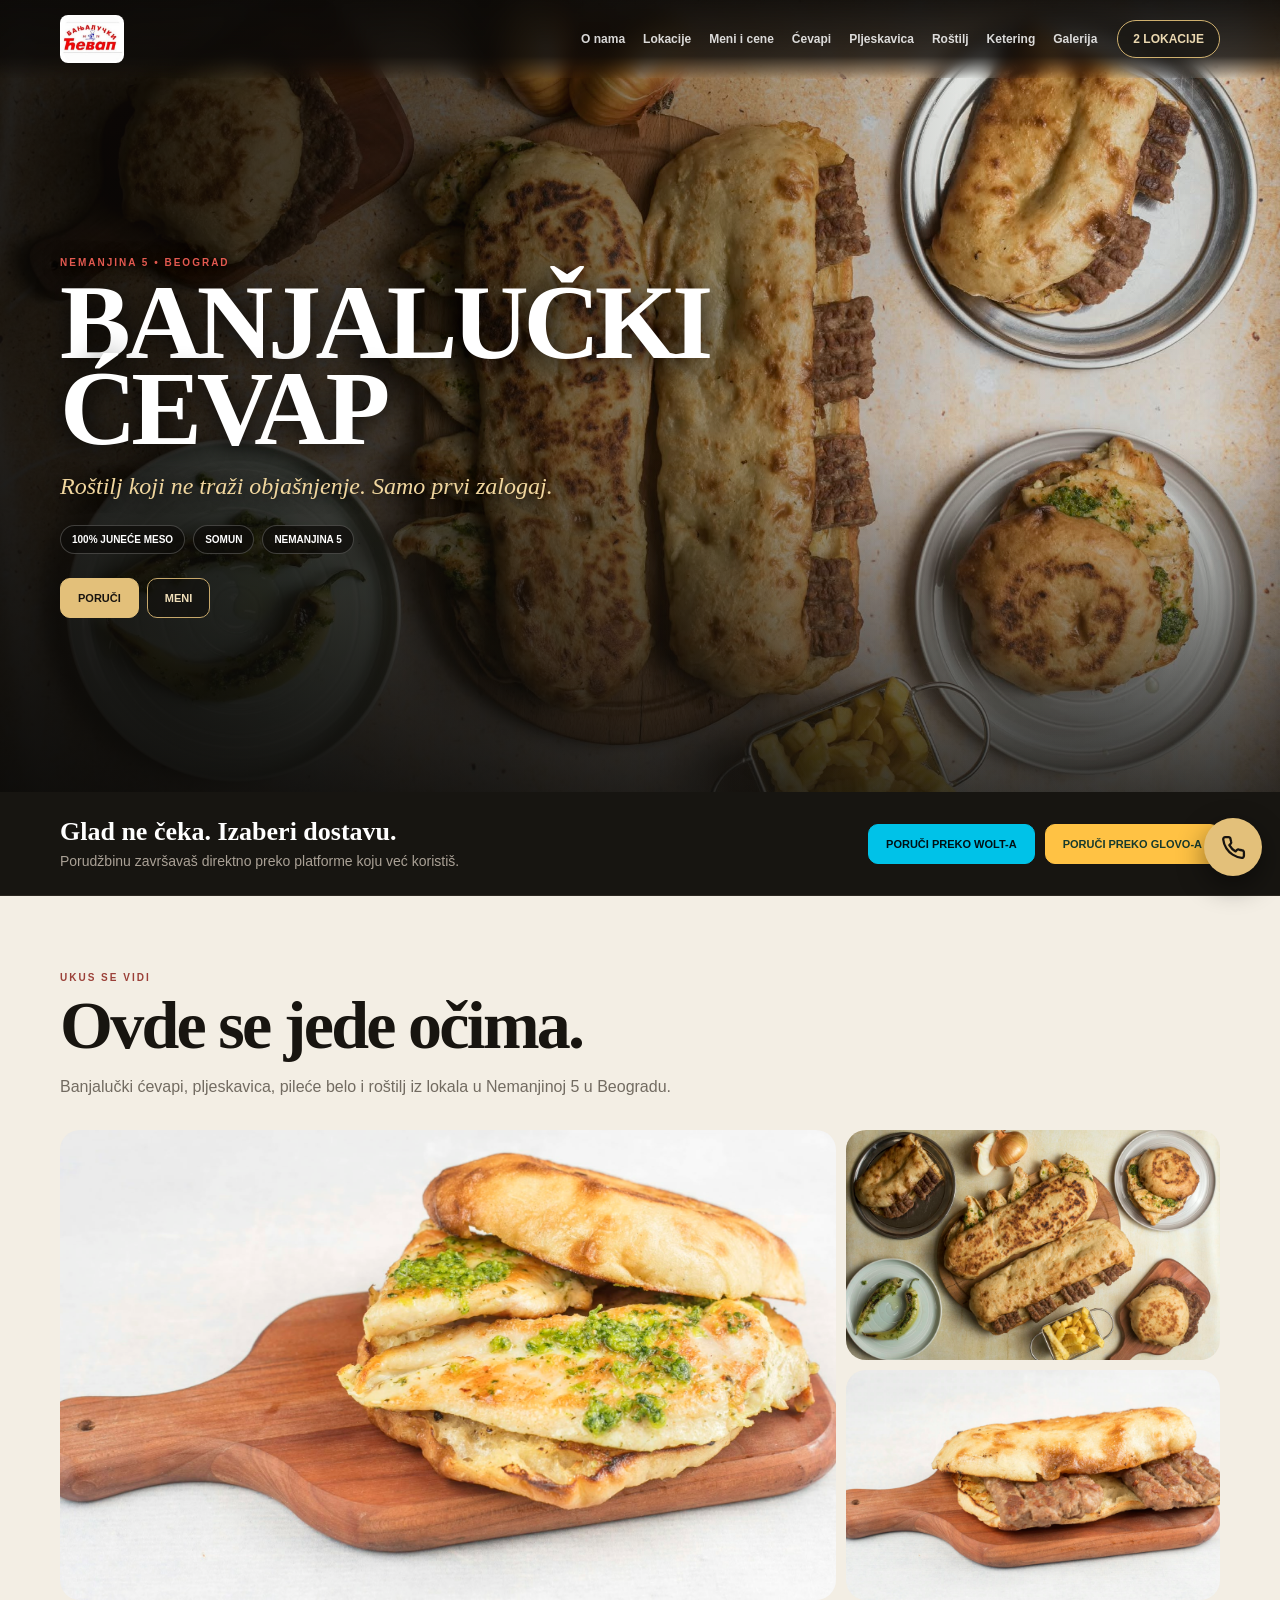
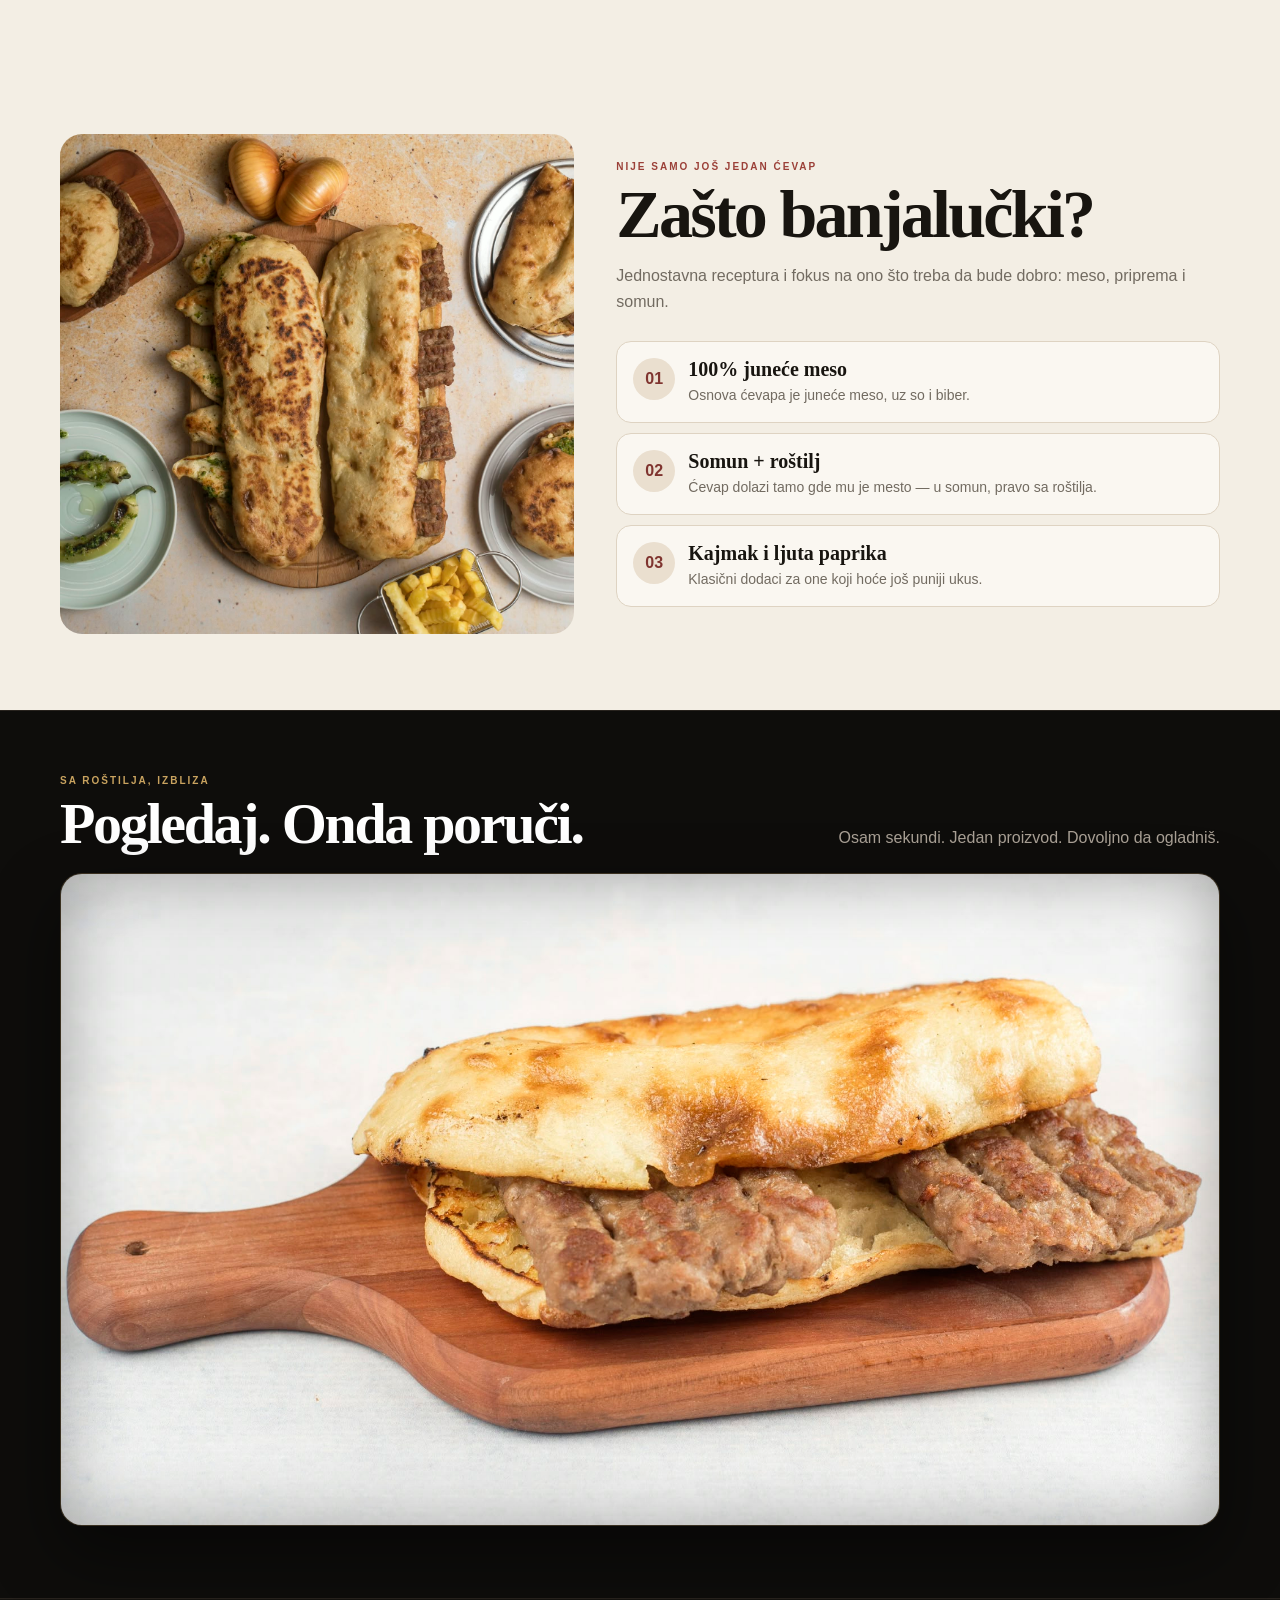
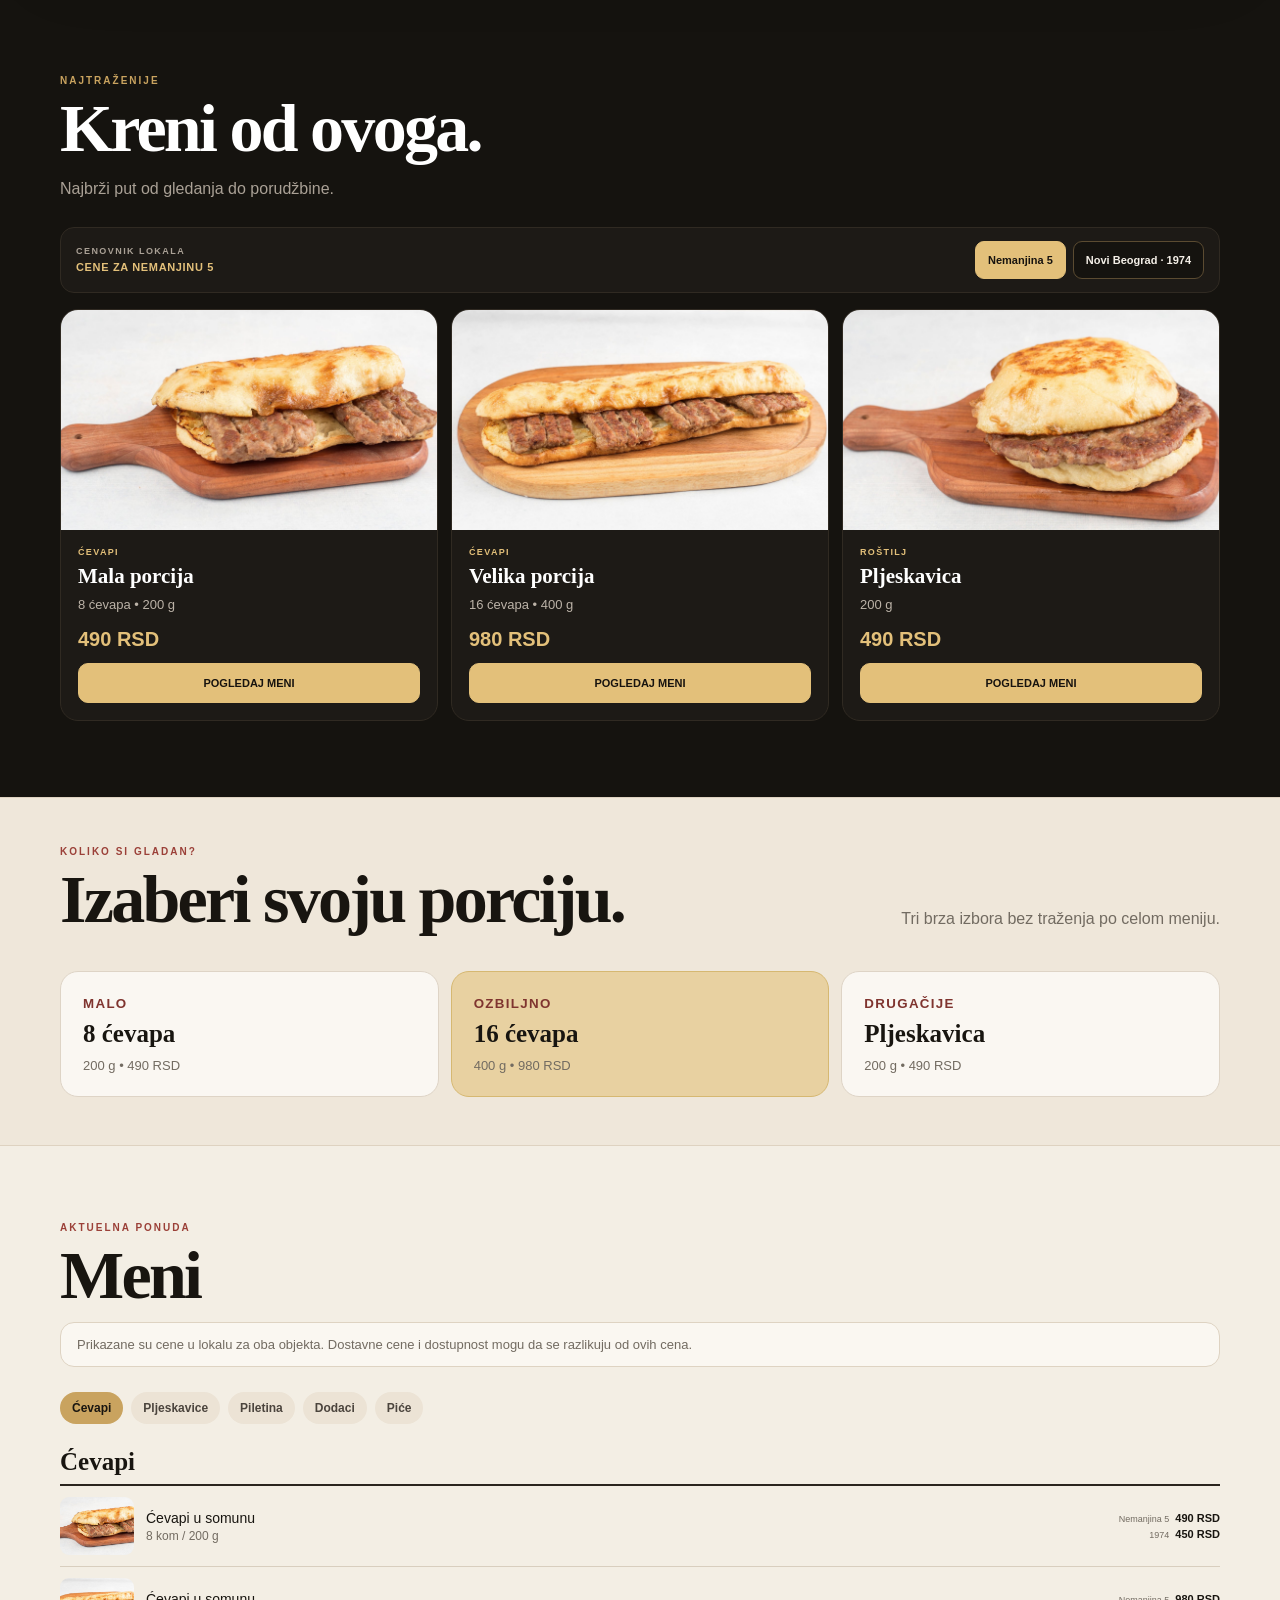
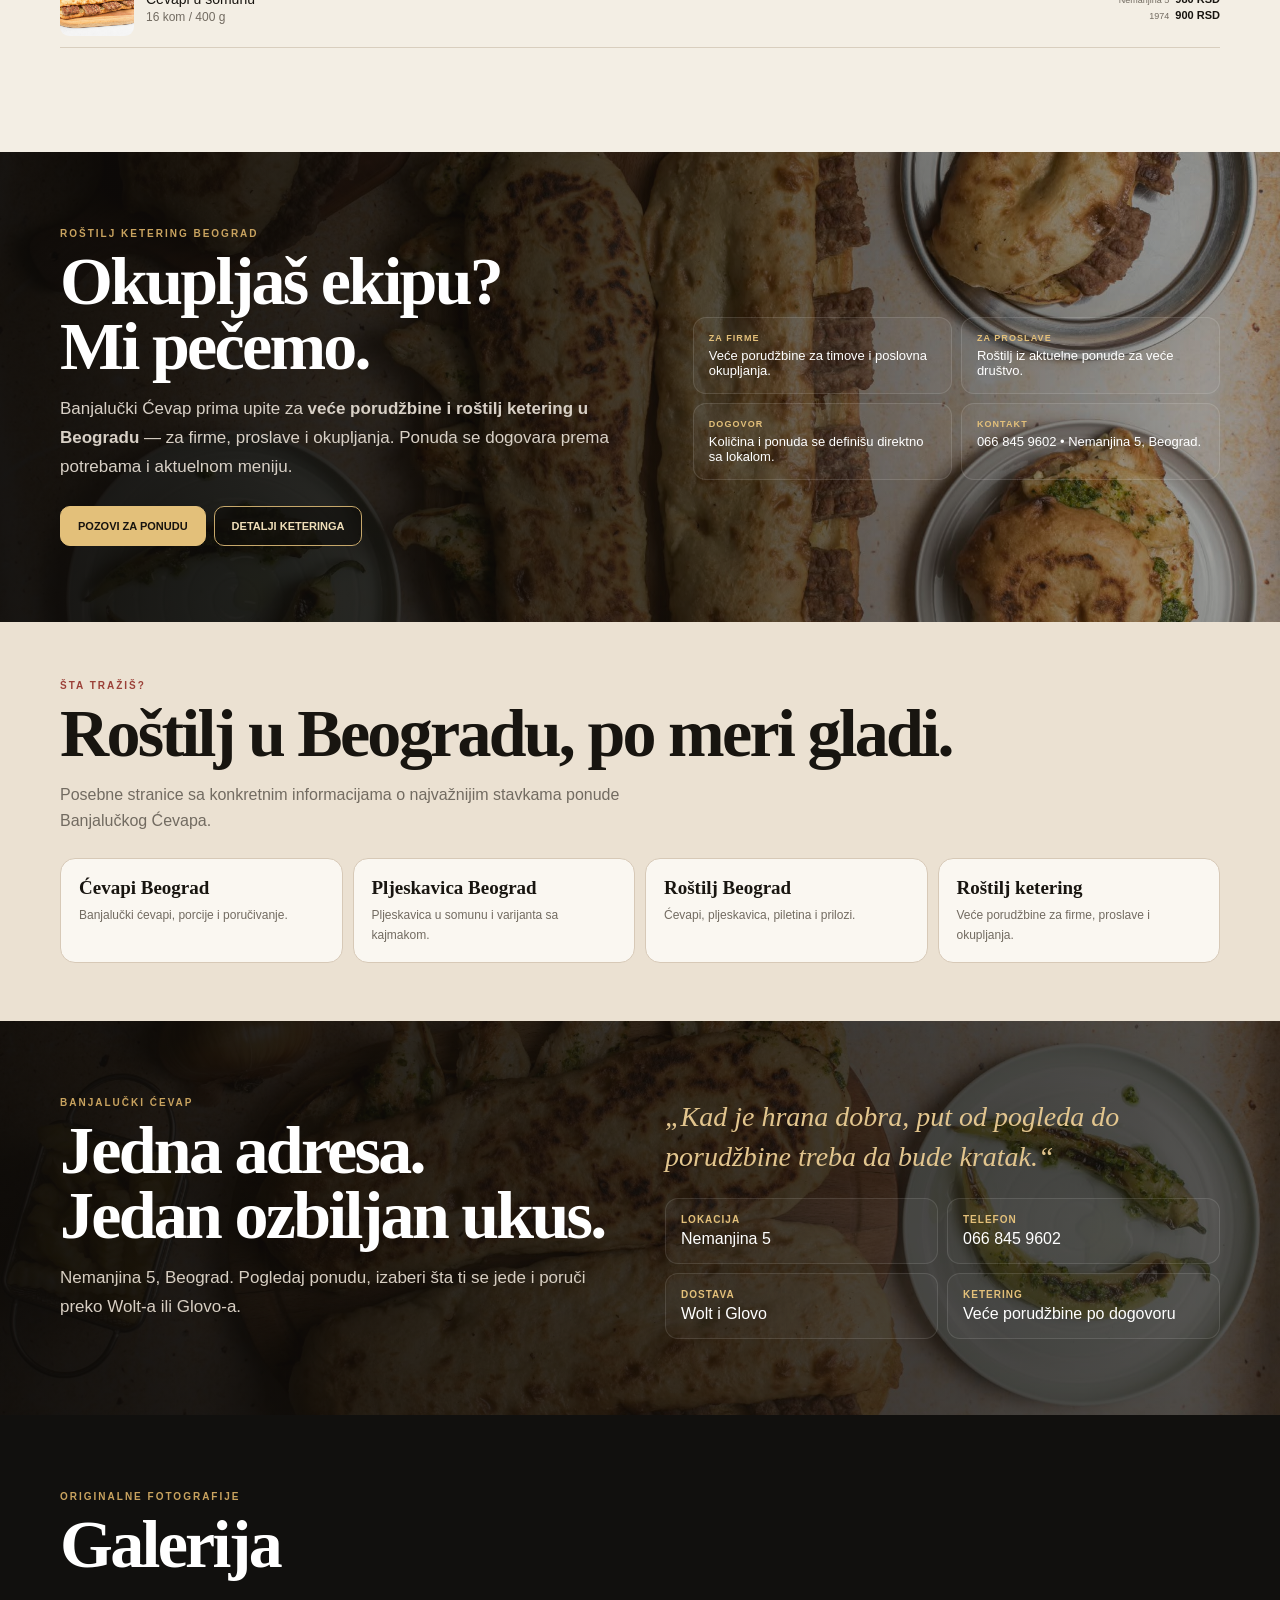
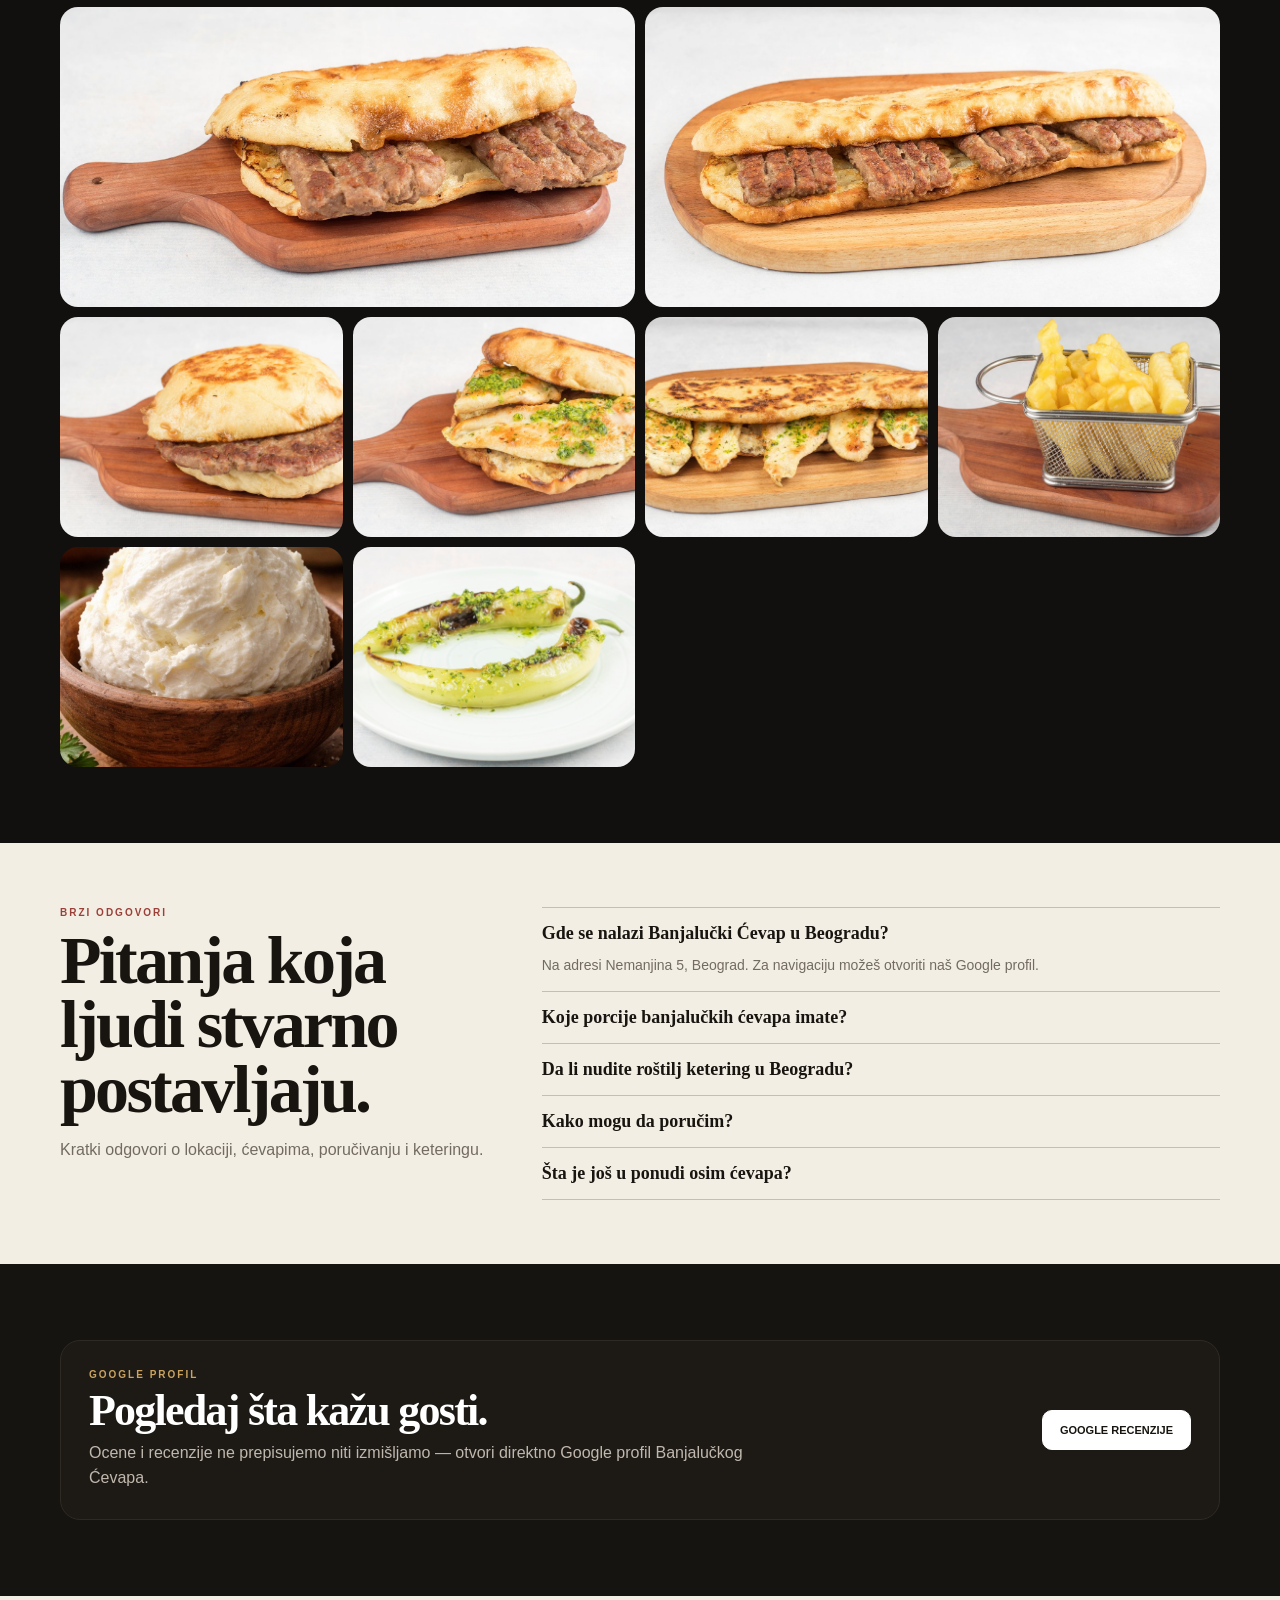
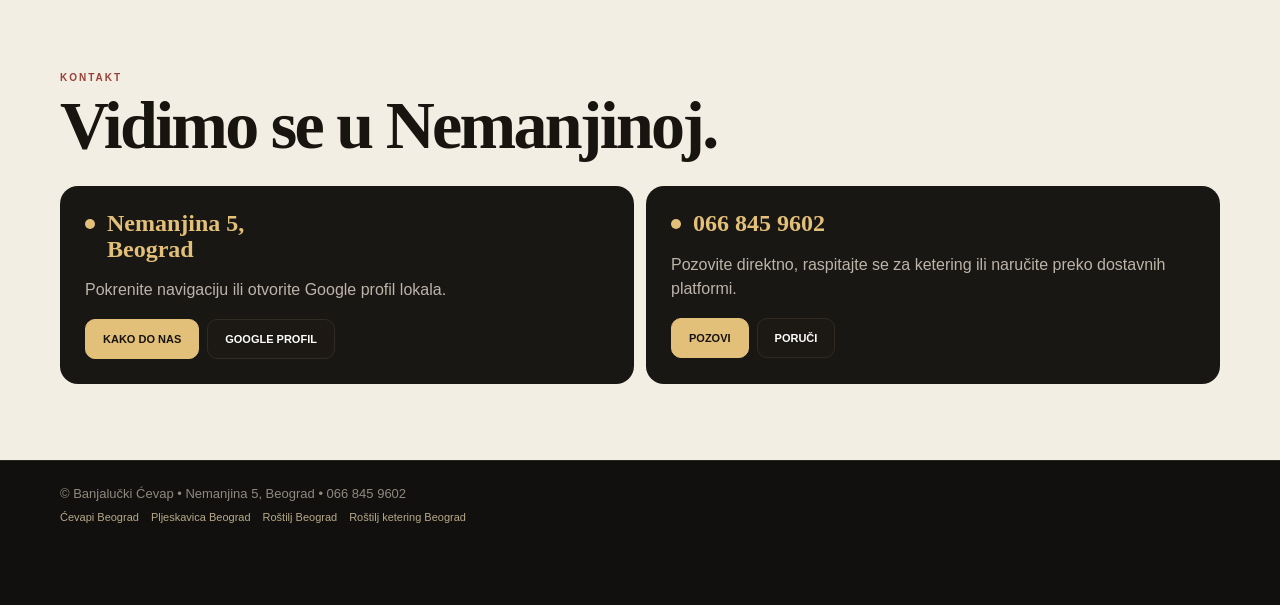
<file: index.html>
<!doctype html><html lang="sr"><head><meta charset="utf-8"><meta name="viewport" content="width=device-width,initial-scale=1"><meta name="theme-color" content="#11100e"><title>Banjalučki Ćevap Beograd | Roštilj, pljeskavica i ketering</title><meta name="description" content="Banjalučki Ćevap u Nemanjinoj 5, Beograd. Banjalučki ćevapi, pljeskavica, pileće belo, prilozi i roštilj ketering za veće porudžbine. Poručite preko Wolt-a ili Glovo-a."><link rel="canonical" href="https://www.banjalucki-cevap.rs/"><meta property="og:type" content="restaurant"><meta property="og:title" content="Banjalučki Ćevap Beograd | Nemanjina 5"><meta property="og:description" content="Banjalučki ćevapi, roštilj i ketering za veće porudžbine u Beogradu."><meta property="og:url" content="https://www.banjalucki-cevap.rs/"><meta property="og:image" content="https://www.banjalucki-cevap.rs/IMG-20260912-WA0012.jpg"><meta name="twitter:card" content="summary_large_image"><script type="application/ld+json">{"@context":"https://schema.org","@graph":[{"@type":"Restaurant","@id":"https://www.banjalucki-cevap.rs/#restaurant","name":"Banjalučki Ćevap","url":"https://www.banjalucki-cevap.rs/","telephone":"+381668459602","image":["https://www.banjalucki-cevap.rs/IMG-20260912-WA0012.jpg","https://www.banjalucki-cevap.rs/IMG-20260912-WA0014.jpg"],"address":{"@type":"PostalAddress","streetAddress":"Nemanjina 5","addressLocality":"Beograd","addressCountry":"RS"},"servesCuisine":["Banjalučki ćevapi","Roštilj"],"hasMenu":"https://www.banjalucki-cevap.rs/#meni","sameAs":["https://wolt.com/sr/srb/belgrade/restaurant/banjalucki-cevap","https://glovo.go.link/open?link_type=store&store_id=155594&adjust_t=s321jkn","https://share.google/LttOaKfkoDdpvW1ZL"]},{"@type":"FAQPage","mainEntity":[{"@type":"Question","name":"Gde se nalazi Banjalučki Ćevap u Beogradu?","acceptedAnswer":{"@type":"Answer","text":"Banjalučki Ćevap se nalazi u Nemanjinoj 5 u Beogradu."}},{"@type":"Question","name":"Koje porcije banjalučkih ćevapa su u ponudi?","acceptedAnswer":{"@type":"Answer","text":"U ponudi su mala porcija od 8 ćevapa / 200 g i velika porcija od 16 ćevapa / 400 g."}},{"@type":"Question","name":"Da li Banjalučki Ćevap nudi ketering?","acceptedAnswer":{"@type":"Answer","text":"Da. Banjalučki Ćevap prima upite za veće porudžbine i roštilj ketering za firme, proslave i okupljanja. Za ponudu je potrebno pozvati lokal."}},{"@type":"Question","name":"Kako mogu da poručim hranu?","acceptedAnswer":{"@type":"Answer","text":"Porudžbina se može završiti preko Wolt-a ili Glovo-a, a lokal možete kontaktirati i telefonom na 066 845 9602."}},{"@type":"Question","name":"Šta još ima u ponudi osim ćevapa?","acceptedAnswer":{"@type":"Answer","text":"U aktuelnoj ponudi su i pljeskavica, pljeskavica sa kajmakom, pileće belo meso, pomfrit, kajmak i ljuta paprika."}}]}]}</script><style>:root{--bg:#11100e;--cream:#f3eee4;--ink:#181510;--muted:#726b61;--gold2:#e3c07a;--accent:#9b4038;--accent2:#7f342f;--line:#d8cebe}*{box-sizing:border-box}html{scroll-behavior:smooth}body{margin:0;background:var(--bg);color:#fff;font-family:Arial,sans-serif;overflow-x:hidden}a{color:inherit;text-decoration:none}img{display:block;width:100%}.w{width:min(1160px,calc(100% - 40px));margin:auto}.eyebrow,.kicker{font-size:10px;letter-spacing:.2em;text-transform:uppercase;font-weight:900;color:var(--accent)}.title{font:900 clamp(40px,6vw,68px)/.95 Georgia,serif;letter-spacing:-.04em;margin:10px 0 15px}.desc{max-width:650px;color:var(--muted);line-height:1.65;font-size:16px}.btn{display:inline-flex;align-items:center;justify-content:center;padding:13px 17px;border:1px solid #ffffff35;border-radius:10px;font-size:11px;font-weight:900}.btn.primary{background:var(--gold2);border-color:var(--gold2);color:#17130f}.btn.soft{background:#100e0a99;border-color:#c7a86b;color:#f0dfb9}.btn.light{background:#fff;color:var(--ink);border-color:#fff}.btn.dark{background:#1c1915;border-color:#302a23}.btn.wolt{background:#00c2e8;border-color:#00c2e8;color:#001014}.btn.glovo{background:#ffc244;border-color:#ffc244;color:#173a2d}header{position:fixed;inset:0 0 auto;z-index:70;background:linear-gradient(180deg,#0c0a08e8 0%,#0c0a08b8 70%,transparent 100%);backdrop-filter:blur(8px);-webkit-backdrop-filter:blur(8px)}.nav{height:78px;display:flex;align-items:center;gap:20px}.logo{width:auto;height:48px;background:#fff;border-radius:8px}.nav nav{display:flex;gap:18px;margin-left:auto;font-size:12px;font-weight:800}.nav nav a{opacity:.82}.phone{background:#1b1814cc;border:1px solid #cfb06e;color:#ead8b0;padding:11px 15px;border-radius:999px;font-weight:900;font-size:12px}.hamburger{display:none;width:44px;height:44px;border:1px solid #cfb06e;border-radius:50%;background:#17130fd9;color:#ead8b0;align-items:center;justify-content:center;cursor:pointer}.hamburger span,.hamburger span:before,.hamburger span:after{display:block;width:18px;height:2px;background:currentColor;position:relative;border-radius:2px}.hamburger span:before,.hamburger span:after{content:"";position:absolute;left:0}.hamburger span:before{top:-6px}.hamburger span:after{top:6px}.mobile-menu{display:none;position:fixed;z-index:69;top:62px;left:0;right:0;background:#11100ef7;border-top:1px solid #ffffff12;border-bottom:1px solid #3b3328;padding:12px 15px 18px;box-shadow:0 18px 35px #0008}.mobile-menu.open{display:grid}.mobile-menu a{padding:13px 8px;border-bottom:1px solid #ffffff12;font-weight:800;font-size:13px}.mobile-menu a:last-child{border-bottom:0}.hero{min-height:88svh;position:relative;display:flex;align-items:flex-end;overflow:hidden;background:#090806 url('IMG-20260912-WA0012.jpg') center/cover no-repeat}.hero-video{position:absolute;inset:0;width:100%;height:100%;object-fit:cover;object-position:center;z-index:0}.hero:before{content:"";position:absolute;z-index:1;inset:0;background:linear-gradient(90deg,#090806e3 0%,#0908069c 39%,#0908061c 75%),linear-gradient(0deg,#11100ec9 0%,transparent 44%)}.hero-inner{position:relative;z-index:2;padding:145px 0 62px;max-width:660px}.hero h1{font:900 clamp(58px,9vw,106px)/.82 Georgia,serif;letter-spacing:-.05em;text-transform:uppercase;margin:12px 0 17px;text-shadow:0 4px 28px #000}.hero .kicker{color:#df5a50;text-shadow:0 1px 8px #000,0 0 18px #0009}.hero .lead{font:italic 24px/1.38 Georgia,serif;color:#f0d69e;max-width:530px;margin:0 0 22px;text-shadow:0 2px 18px #000}.meta{display:flex;gap:8px;flex-wrap:wrap;margin:0 0 24px}.meta span{border:1px solid #ffffff35;background:#0f0d0bc7;border-radius:999px;padding:8px 11px;font-size:10px;font-weight:800}.actions{display:flex;gap:8px;flex-wrap:wrap}.order-strip{background:#171511;padding:25px 0;border-bottom:1px solid #29251f}.order-inner{display:grid;grid-template-columns:1fr auto;gap:26px;align-items:center}.order-copy strong{display:block;font:800 26px Georgia,serif;margin-bottom:5px}.order-copy span{color:#aaa196;font-size:14px}.order-buttons{display:flex;gap:10px}.order-buttons .btn{min-width:150px}section{padding:76px 0}.paper{background:var(--cream);color:var(--ink)}.visuals{display:grid;grid-template-columns:1.35fr .65fr;gap:10px;margin-top:30px}.visual-main,.visual-small{overflow:hidden;border-radius:20px;background:#ddd}.visual-main{height:470px}.visual-side{display:grid;gap:10px}.visual-small{height:230px}.visuals img{height:100%;object-fit:cover}.why{padding-top:58px}.why-grid{display:grid;grid-template-columns:.92fr 1.08fr;gap:42px;align-items:center}.why-photo{height:500px;border-radius:22px;overflow:hidden}.why-photo img{height:100%;object-fit:cover}.reasons{display:grid;gap:10px;margin-top:25px}.reason{display:grid;grid-template-columns:42px 1fr;gap:13px;padding:16px;background:#faf7f1;border:1px solid #ded3c2;border-radius:15px}.reason-num{width:42px;height:42px;border-radius:50%;display:grid;place-items:center;background:#eadfcf;color:var(--accent2);font-weight:900}.reason h3{margin:0 0 4px;font:800 20px Georgia,serif}.reason p{margin:0;color:var(--muted);line-height:1.5;font-size:14px}.cinema{background:#0e0d0b;padding:64px 0 72px;border-top:1px solid #28231e;border-bottom:1px solid #28231e}.cinema-head{display:flex;justify-content:space-between;gap:30px;align-items:end;margin-bottom:22px}.cinema-head .title{font-size:clamp(38px,5vw,58px);margin-bottom:0}.cinema-head p{max-width:430px;color:#aaa196;line-height:1.55;margin:0}.cinema-frame{position:relative;overflow:hidden;border-radius:22px;background:#181511;aspect-ratio:16/9;box-shadow:0 28px 70px #0007;border:1px solid #c9a35f30}.cinema-frame:after{content:"";position:absolute;inset:0;pointer-events:none;box-shadow:inset 0 0 70px #0005}.cinema-frame video{display:block;width:100%;height:100%;object-fit:cover}.popular{background:#15130f}.popular-grid{display:grid;grid-template-columns:repeat(3,1fr);gap:13px;margin-top:16px}.popular-location-switch{display:flex;align-items:center;justify-content:space-between;gap:14px;flex-wrap:wrap;margin-top:24px;padding:13px 15px;border:1px solid #302a22;border-radius:14px;background:#1d1a16}.popular-location-label{color:#aaa196;font-size:9px;font-weight:900;letter-spacing:.16em}.popular-location-current{margin:5px 0 0;color:var(--gold2);font-size:11px;font-weight:900;letter-spacing:.06em}.popular-location-options{display:flex;gap:7px;flex-wrap:wrap}.popular-location-options button{min-height:38px;padding:8px 12px;border:1px solid #5b4b31;border-radius:9px;background:#15130f;color:#f5f0e8;font-size:11px;font-weight:800;cursor:pointer}.popular-location-options button.is-active{background:var(--gold2);border-color:var(--gold2);color:#17130f}.product{background:#1d1a16;border:1px solid #302a22;border-radius:18px;overflow:hidden}.product img{height:220px;object-fit:cover}.product-body{padding:17px}.product-tag{color:var(--gold2);font-size:9px;font-weight:900;letter-spacing:.15em;text-transform:uppercase}.product h3{font:800 21px/1.12 Georgia,serif;margin:8px 0}.product p{color:#bcb3a8;font-size:13px;line-height:1.45;margin:0 0 13px}.price{font-size:20px;font-weight:900;color:var(--gold2);margin-bottom:12px}.product .btn{width:100%}.hunger{background:#efe7da;color:var(--ink);padding:48px 0;border-top:1px solid #ded2c0;border-bottom:1px solid #ded2c0}.hunger-head{display:flex;justify-content:space-between;gap:30px;align-items:end;margin-bottom:24px}.hunger-head p{max-width:520px;color:var(--muted);line-height:1.5}.hunger-grid{display:grid;grid-template-columns:repeat(3,1fr);gap:12px}.hunger-card{background:#faf7f2;border:1px solid #ded4c6;border-radius:18px;padding:22px}.hunger-card.featured{background:#e8d1a1;border-color:#d6b871}.hunger-card small{color:var(--accent2);font-weight:900;letter-spacing:.1em;text-transform:uppercase}.hunger-card strong{font:800 25px Georgia,serif;display:block;margin:8px 0}.hunger-card span{font-size:13px;color:var(--muted)}.menu-nav{display:flex;gap:8px;flex-wrap:wrap;margin:18px 0 24px}.menu-nav a{padding:9px 12px;background:#ece3d5;border-radius:999px;font-size:12px;font-weight:800;color:#4b443d}.menu-comparison{display:grid;grid-template-columns:1.05fr .95fr;gap:44px}.branch-prices{display:grid;gap:4px;justify-items:end;min-width:108px}.branch-prices>span{display:flex;justify-content:flex-end;align-items:baseline;gap:6px}.branch-prices small{font-size:9px;color:var(--muted);white-space:nowrap}.branch-prices strong{font-size:11px;white-space:nowrap}.cat{margin-bottom:28px}.cat h3{font:800 25px Georgia,serif;border-bottom:2px solid #2a241e;padding-bottom:8px;margin:0}.row{display:grid;grid-template-columns:1fr auto;gap:14px;padding:10px 0;border-bottom:1px solid var(--line);font-size:14px}.menu-product-row{grid-template-columns:74px 1fr auto;align-items:center;gap:12px;padding:11px 0}.menu-product-img{width:74px;height:58px;object-fit:cover;border-radius:9px;background:#e7ddcf}.row strong{white-space:nowrap}.row em{font-style:normal;color:var(--muted);font-size:12px;display:block;margin-top:3px}.menu-note{background:#faf7f1;border:1px solid #ded3c2;border-radius:14px;padding:14px 16px;color:var(--muted);font-size:13px;margin-bottom:25px}.catering{position:relative;background:linear-gradient(90deg,#0c0a08f2 0%,#0c0a08c7 45%,#0c0a0855 100%),url('IMG-20260912-WA0012.jpg') center/cover;color:#fff}.catering-grid{display:grid;grid-template-columns:1.05fr .95fr;gap:50px;align-items:center}.catering .title{max-width:660px}.catering p{max-width:620px;color:#d8d0c6;line-height:1.7;font-size:17px}.catering-points{display:grid;grid-template-columns:1fr 1fr;gap:9px;margin-top:22px}.catering-point{padding:15px;border-radius:13px;border:1px solid #ffffff1f;background:#ffffff0b;font-size:13px}.catering-point b{display:block;color:var(--gold2);margin-bottom:5px;text-transform:uppercase;font-size:9px;letter-spacing:.12em}.catering-cta{margin-top:24px;display:flex;gap:8px;flex-wrap:wrap}.seo-hub{background:#ebe1d2;color:var(--ink);padding:58px 0}.seo-links{display:grid;grid-template-columns:repeat(4,1fr);gap:10px;margin-top:24px}.seo-link{background:#faf7f1;border:1px solid #d7c9b7;border-radius:15px;padding:18px;transition:.2s}.seo-link:hover{transform:translateY(-2px)}.seo-link b{display:block;font:800 19px Georgia,serif;margin-bottom:6px}.seo-link span{font-size:12px;color:var(--muted);line-height:1.45}.story{background:linear-gradient(90deg,#0c0a08f1,#0c0a08b0),url('IMG-20260912-WA0009.jpg') center/cover}.storygrid{display:grid;grid-template-columns:1fr 1fr;gap:50px;align-items:center}.story p{color:#d7cec2;line-height:1.7;font-size:17px}.quote{font:italic 28px/1.4 Georgia,serif;color:#e2c58e}.facts{display:grid;grid-template-columns:1fr 1fr;gap:9px;margin-top:22px}.fact{border:1px solid #ffffff1d;background:#ffffff08;padding:15px;border-radius:13px}.fact b{display:block;color:var(--gold2);font-size:10px;letter-spacing:.1em;text-transform:uppercase;margin-bottom:5px}.gallery{display:grid;grid-template-columns:1.35fr .65fr;gap:10px;margin-top:30px}.gallery-main,.gallery-side{display:grid;gap:10px}.gallery-main{grid-template-rows:340px 225px}.gallery-side{grid-template-rows:225px 340px}.gallery-item{overflow:hidden;border-radius:18px;background:#191612}.gallery-item img{height:100%;object-fit:cover}.gallery.gallery-new{grid-template-columns:repeat(4,1fr);gap:10px}.gallery.gallery-new .gallery-item{height:220px}.gallery.gallery-new .gallery-item:nth-child(1),.gallery.gallery-new .gallery-item:nth-child(2){grid-column:span 2;height:300px}.faq{background:var(--cream);color:var(--ink);padding:64px 0}.faq-grid{display:grid;grid-template-columns:.78fr 1.22fr;gap:48px;align-items:start}.faq-list{border-top:1px solid #cabdaa}.faq details{border-bottom:1px solid #cabdaa;padding:15px 0}.faq summary{cursor:pointer;font:800 18px Georgia,serif;list-style:none}.faq summary::-webkit-details-marker{display:none}.faq details p{color:var(--muted);line-height:1.6;font-size:14px;margin:10px 0 0}.reviews{background:#161410}.review-box{display:grid;grid-template-columns:1fr auto;gap:30px;align-items:center;border:1px solid #2e2923;border-radius:20px;padding:28px;background:#1d1a16}.review-box p{color:#c1b8ad;line-height:1.6;margin:7px 0 0;max-width:660px}.contact{display:grid;grid-template-columns:1fr 1fr;gap:12px;margin-top:28px}.contact-card{background:#191713;color:#fff;border-radius:18px;padding:25px}.contact-title{display:flex;align-items:flex-start;gap:12px;margin-bottom:10px}.dot{width:10px;height:10px;border-radius:50%;background:var(--gold2);margin-top:8px;flex:0 0 auto}.contact-card h3{font:800 24px/1.08 Georgia,serif;color:var(--gold2);margin:0}.contact-card p{color:#bdb4a9;line-height:1.55}.contact-actions{display:flex;gap:8px;flex-wrap:wrap}.footer{padding:25px 0 82px;color:#8f887f;border-top:1px solid #29251f;font-size:13px}.footer-links{display:flex;gap:12px;flex-wrap:wrap;margin-top:10px;font-size:11px}.footer-links a{color:#b7a989}.contact-float{position:fixed;right:18px;bottom:24px;z-index:80;display:flex;flex-direction:column;align-items:flex-end;gap:8px}.contact-options{display:grid;gap:8px;opacity:0;transform:translateY(10px) scale(.96);pointer-events:none;transition:opacity .18s ease,transform .18s ease}.contact-float.open .contact-options{opacity:1;transform:none;pointer-events:auto}.contact-options a{min-width:106px;padding:10px 13px;border-radius:999px;font-size:10px;font-weight:900;text-align:center;box-shadow:0 8px 24px #0005}.contact-options .call{background:#e3c07a;color:#17130f}.contact-options .viber{background:#7360f2;color:#fff}.contact-options .wa{background:#25d366;color:#102416}.contact-toggle{width:58px;height:58px;border:0;border-radius:50%;display:grid;place-items:center;background:#e3c07a;color:#17130f;box-shadow:0 10px 28px #0007;cursor:pointer}.contact-toggle svg{width:25px;height:25px}.contact-float.open .contact-toggle{transform:rotate(-8deg)}.mobilebar{display:none}@media(max-width:900px){.why-grid,.catering-grid,.faq-grid{grid-template-columns:1fr}.why-photo{height:390px}.popular-grid{grid-template-columns:1fr 1fr}.seo-links{grid-template-columns:1fr 1fr}}@media(max-width:760px){.popular-location-switch{align-items:flex-start;flex-direction:column;gap:10px}.popular-location-options{width:100%}.popular-location-options button{flex:1}.w{width:min(100% - 30px,1160px)}.nav{height:62px}.logo{height:42px}.nav nav{display:none}.phone{margin-left:auto;font-size:10px;padding:9px 11px}.hamburger{display:flex}.hero{min-height:78svh}.hero-video{object-position:center center}.hero:before{background:linear-gradient(0deg,#11100ed6 0%,#0908066f 48%,#09080622 100%)}.hero-inner{padding:88px 0 60px;max-width:340px}.hero h1{font-size:43px;margin:9px 0 12px}.hero .lead{font-size:16px;max-width:285px;margin-bottom:14px}.meta{margin-bottom:15px}.meta span{font-size:9px;padding:7px 9px}.btn{font-size:9px;padding:10px 11px}.actions .btn{min-width:92px}.order-inner{grid-template-columns:1fr;gap:14px}.order-copy strong{font-size:22px}.order-buttons{display:grid;grid-template-columns:1fr 1fr}.order-buttons .btn{min-width:0}section{padding:52px 0}.title{font-size:39px}.desc{font-size:14px}.visuals{grid-template-columns:1fr}.visual-main{height:285px}.visual-side{grid-template-columns:1fr 1fr}.visual-small{height:150px}.why{padding-top:42px}.why-photo{height:280px}.why-grid{gap:24px}.reason{padding:13px}.cinema{padding:46px 0 52px}.cinema-head{display:block;margin-bottom:16px}.cinema-head p{margin-top:10px;font-size:13px}.cinema-frame{border-radius:14px}.popular-grid{grid-template-columns:1fr}.product{display:grid;grid-template-columns:42% 58%}.product img{height:100%;min-height:190px}.product-body{padding:15px}.hunger-head{display:block}.hunger-grid{grid-template-columns:repeat(3,145px);overflow-x:auto}.hunger-card{min-width:140px;padding:16px}.hunger-card strong{font-size:20px}.menu-comparison{grid-template-columns:1fr;gap:0}.menu-product-row{grid-template-columns:68px 1fr auto}.menu-product-img{width:68px;height:54px}.menu-nav{position:sticky;top:0;z-index:8;background:var(--cream);padding:10px 0;margin:8px 0 18px;overflow-x:auto;flex-wrap:nowrap}.menu-nav a{white-space:nowrap}.catering-points{grid-template-columns:1fr 1fr}.seo-links{grid-template-columns:1fr}.storygrid,.contact,.gallery{grid-template-columns:1fr}.storygrid{gap:26px}.quote{font-size:24px}.gallery-main,.gallery-side{grid-template-columns:1fr 1fr;grid-template-rows:none}.gallery.gallery-new{grid-template-columns:repeat(2,1fr)}.gallery.gallery-new .gallery-item{height:185px}.gallery.gallery-new .gallery-item:nth-child(1),.gallery.gallery-new .gallery-item:nth-child(2){grid-column:span 2;height:245px}.gallery-item{height:175px}.gallery-main .gallery-item:first-child{grid-column:span 2;height:235px}.review-box{grid-template-columns:1fr;gap:18px}.contact-float{right:14px;bottom:72px}.contact-options a{min-width:92px;padding:9px 11px;font-size:9px}.contact-toggle{width:54px;height:54px}.mobilebar{position:fixed;z-index:50;bottom:0;left:0;right:0;display:grid;grid-template-columns:repeat(3,1fr);background:#161410;border-top:1px solid #3b3328}.mobilebar a{text-align:center;padding:13px 3px;font-size:11px;font-weight:900}.mobilebar a:first-child{background:#c9a35f;color:#181510}.footer{padding-bottom:76px}}@media(max-width:390px){.hero{min-height:76svh}.hero h1{font-size:41px}.hero-inner{padding-bottom:56px}.visual-side{grid-template-columns:1fr}.visual-small{height:190px}.catering-points{grid-template-columns:1fr}.gallery-main,.gallery-side{grid-template-columns:1fr}.gallery-main .gallery-item:first-child{grid-column:auto;height:215px}.gallery-item{height:195px}.gallery.gallery-new{grid-template-columns:1fr}.gallery.gallery-new .gallery-item,.gallery.gallery-new .gallery-item:nth-child(1),.gallery.gallery-new .gallery-item:nth-child(2){grid-column:auto;height:210px}}</style><link rel="stylesheet" href="/shared-header.css"></head><body><div id="sharedHeader"></div><script src="/shared-header.js"></script><main><section class="hero"><video class="hero-video" autoplay muted loop playsinline preload="auto" poster="IMG-20260912-WA0012.jpg" aria-hidden="true"><source src="banjalucki-cevap-hero-web.mp4" type="video/mp4"></video><div class="w"><div class="hero-inner"><div class="kicker">Nemanjina 5 • Beograd</div><h1>Banjalučki<br>Ćevap</h1><p class="lead">Roštilj koji ne traži objašnjenje. Samo prvi zalogaj.</p><div class="meta"><span>100% JUNEĆE MESO</span><span>SOMUN</span><span>NEMANJINA 5</span></div><div class="actions"><a class="btn primary" href="#poruci">PORUČI</a><a class="btn soft" href="#meni">MENI</a></div></div></div></section><div id="poruci" class="order-strip"><div class="w order-inner"><div class="order-copy"><strong>Glad ne čeka. Izaberi dostavu.</strong><span>Porudžbinu završavaš direktno preko platforme koju već koristiš.</span></div><div class="order-buttons"><a class="btn wolt" target="_blank" rel="noopener" href="https://wolt.com/sr/srb/belgrade/restaurant/banjalucki-cevap">PORUČI PREKO WOLT-A</a><a class="btn glovo" target="_blank" rel="noopener" href="https://glovo.go.link/open?link_type=store&store_id=155594&adjust_t=s321jkn">PORUČI PREKO GLOVO-A</a></div></div></div><section class="paper"><div class="w"><div class="eyebrow">Ukus se vidi</div><h2 class="title">Ovde se jede očima.</h2><p class="desc">Banjalučki ćevapi, pljeskavica, pileće belo i roštilj iz lokala u Nemanjinoj 5 u Beogradu.</p><div class="visuals"><div class="visual-main"><img src="IMG-20260912-WA0011.jpg" alt="Pileće belo meso u somunu - Banjalučki Ćevap Beograd"></div><div class="visual-side"><div class="visual-small"><img src="IMG-20260912-WA0002.jpg" alt="Roštilj i banjalučki ćevapi u Beogradu" loading="lazy"></div><div class="visual-small"><img src="IMG-20260912-WA0000.jpg" alt="Pljeskavica u somunu - Nemanjina 5 Beograd" loading="lazy"></div></div></div></div></section><section id="zasto" class="paper why"><div class="w why-grid"><div class="why-photo"><img src="IMG-20260912-WA0012.jpg" alt="Banjalučki ćevapi i roštilj u Beogradu" loading="lazy"></div><div><div class="eyebrow">Nije samo još jedan ćevap</div><h2 class="title">Zašto banjalučki?</h2><p class="desc">Jednostavna receptura i fokus na ono što treba da bude dobro: meso, priprema i somun.</p><div class="reasons"><div class="reason"><div class="reason-num">01</div><div><h3>100% juneće meso</h3><p>Osnova ćevapa je juneće meso, uz so i biber.</p></div></div><div class="reason"><div class="reason-num">02</div><div><h3>Somun + roštilj</h3><p>Ćevap dolazi tamo gde mu je mesto — u somun, pravo sa roštilja.</p></div></div><div class="reason"><div class="reason-num">03</div><div><h3>Kajmak i ljuta paprika</h3><p>Klasični dodaci za one koji hoće još puniji ukus.</p></div></div></div></div></div></section><section class="cinema"><div class="w"><div class="cinema-head"><div><div class="eyebrow" style="color:#c9a35f">Sa roštilja, izbliza</div><h2 class="title">Pogledaj. Onda poruči.</h2></div><p>Osam sekundi. Jedan proizvod. Dovoljno da ogladniš.</p></div><div class="cinema-frame"><video autoplay muted loop playsinline preload="metadata" poster="IMG-20260912-WA0000.jpg" aria-label="Banjalučki Ćevap proizvod izbliza"><source src="banjalucki-cevap-product-video-web.mp4" type="video/mp4"></video></div></div></section><section id="popularno" class="popular"><div class="w"><div class="eyebrow" style="color:#c9a35f">Najtraženije</div><h2 class="title">Kreni od ovoga.</h2><p class="desc" style="color:#aaa196">Najbrži put od gledanja do porudžbine.</p><div class="popular-location-switch"><div><div class="popular-location-label">CENOVNIK LOKALA</div><p class="popular-location-current" id="popular-location-current" aria-live="polite">CENE ZA NEMANJINU 5</p></div><div class="popular-location-options" role="group" aria-label="Izaberi lokal za cene"><button type="button" class="is-active" data-home-location="nem" aria-pressed="true">Nemanjina 5</button><button type="button" data-home-location="1974" aria-pressed="false">Novi Beograd · 1974</button></div></div><div class="popular-grid"><article class="product"><img src="/%C4%86evapi%20150gr.jpeg" alt="Mala porcija banjalučkih ćevapa" loading="lazy"><div class="product-body"><div class="product-tag">Ćevapi</div><h3>Mala porcija</h3><p data-home-portion data-nem="8 ćevapa • 200 g" data-1974="8 ćevapa • 200 g">8 ćevapa • 200 g</p><div class="price" data-home-price data-nem="490 RSD" data-1974="450 RSD">490 RSD</div><a class="btn primary" data-home-menu href="/nemanjina-5/">POGLEDAJ MENI</a></div></article><article class="product"><img src="/%C4%86evapi%20300gr.jpeg" alt="Velika porcija banjalučkih ćevapa" loading="lazy"><div class="product-body"><div class="product-tag">Ćevapi</div><h3>Velika porcija</h3><p data-home-portion data-nem="16 ćevapa • 400 g" data-1974="16 ćevapa • 400 g">16 ćevapa • 400 g</p><div class="price" data-home-price data-nem="980 RSD" data-1974="900 RSD">980 RSD</div><a class="btn primary" data-home-menu href="/nemanjina-5/">POGLEDAJ MENI</a></div></article><article class="product"><img src="/Pljeskavica%20150%20gr.jpeg" alt="Pljeskavica u somunu" loading="lazy"><div class="product-body"><div class="product-tag">Roštilj</div><h3>Pljeskavica</h3><p data-home-portion data-nem="200 g" data-1974="200 g">200 g</p><div class="price" data-home-price data-nem="490 RSD" data-1974="450 RSD">490 RSD</div><a class="btn primary" data-home-menu href="/nemanjina-5/">POGLEDAJ MENI</a></div></article></div></div></section><section class="hunger"><div class="w"><div class="hunger-head"><div><div class="eyebrow">Koliko si gladan?</div><h2 class="title">Izaberi svoju porciju.</h2></div><p>Tri brza izbora bez traženja po celom meniju.</p></div><div class="hunger-grid"><div class="hunger-card"><small>Malo</small><strong>8 ćevapa</strong><span data-home-summary data-nem="200 g • 490 RSD" data-1974="200 g • 450 RSD">200 g • 490 RSD</span></div><div class="hunger-card featured"><small>Ozbiljno</small><strong>16 ćevapa</strong><span data-home-summary data-nem="400 g • 980 RSD" data-1974="400 g • 900 RSD">400 g • 980 RSD</span></div><div class="hunger-card"><small>Drugačije</small><strong>Pljeskavica</strong><span data-home-summary data-nem="200 g • 490 RSD" data-1974="200 g • 450 RSD">200 g • 490 RSD</span></div></div></div></section><section id="meni" class="paper"><div class="w"><div class="eyebrow">Aktuelna ponuda</div><h2 class="title">Meni</h2><div class="menu-note">Prikazane su cene u lokalu za oba objekta. Dostavne cene i dostupnost mogu da se razlikuju od ovih cena.</div><div class="menu-nav"><a href="#cevapi">Ćevapi</a><a href="#pljeskavice">Pljeskavice</a><a href="#piletina">Piletina</a><a href="#dodaci">Dodaci</a><a href="#pice">Piće</a></div><div class="menu menu-comparison" id="location-menu-content"><div class="cat" id="cevapi"><h3>Ćevapi</h3><div class="row menu-product-row"><img class="menu-product-img" src="/%C4%86evapi%20150gr.jpeg" alt="" loading="lazy"><span>Ćevapi u somunu<em>8 kom / 200 g</em></span><span class="branch-prices"><span><small>Nemanjina 5</small><strong>490 RSD</strong></span><span><small>1974</small><strong>450 RSD</strong></span></span></div><div class="row menu-product-row"><img class="menu-product-img" src="/%C4%86evapi%20300gr.jpeg" alt="" loading="lazy"><span>Ćevapi u somunu<em>16 kom / 400 g</em></span><span class="branch-prices"><span><small>Nemanjina 5</small><strong>980 RSD</strong></span><span><small>1974</small><strong>900 RSD</strong></span></span></div></div><div class="cat" id="pljeskavice"><h3>Pljeskavice</h3><div class="row menu-product-row"><img class="menu-product-img" src="/Pljeskavica%20150%20gr.jpeg" alt="" loading="lazy"><span>Pljeskavica u somunu<em>200 g</em></span><span class="branch-prices"><span><small>Nemanjina 5</small><strong>490 RSD</strong></span><span><small>1974</small><strong>450 RSD</strong></span></span></div><div class="row "><span>Gurmanska pljeskavica<em>300 g</em></span><span class="branch-prices"><span><small>Nemanjina 5</small><strong>650 RSD</strong></span><span><small>1974</small><strong>620 RSD</strong></span></span></div><div class="row menu-product-row"><img class="menu-product-img" src="/Pljeskavica-sa-kajmakom.jpeg" alt="" loading="lazy"><span>Pljeskavica sa kajmakom<em>250 g</em></span><span class="branch-prices"><span><small>Nemanjina 5</small><strong>600 RSD</strong></span><span><small>1974</small><strong>560 RSD</strong></span></span></div><div class="row "><span>Pljeskavica sa kačkavaljem<em>250 g</em></span><span class="branch-prices"><span><small>Nemanjina 5</small><strong>600 RSD</strong></span><span><small>1974</small><strong>560 RSD</strong></span></span></div></div><div class="cat" id="piletina"><h3>Pileće belo meso</h3><div class="row menu-product-row"><img class="menu-product-img" src="/Pile%C4%87e%20belo%20150gr.jpeg" alt="" loading="lazy"><span>Pileće belo meso<em>200 g</em></span><span class="branch-prices"><span><small>Nemanjina 5</small><strong>490 RSD</strong></span><span><small>1974</small><strong>450 RSD</strong></span></span></div><div class="row menu-product-row"><img class="menu-product-img" src="/Pile%C4%87e%20belo%20300%20gr.jpeg" alt="" loading="lazy"><span>Pileće belo meso<em>400 g</em></span><span class="branch-prices"><span><small>Nemanjina 5</small><strong>980 RSD</strong></span><span><small>1974</small><strong>900 RSD</strong></span></span></div></div><div class="cat" id="dodaci"><h3>Dodaci i poslastice</h3><div class="row menu-product-row"><img class="menu-product-img" src="/Pomfrit%20200gr.jpeg" alt="" loading="lazy"><span>Pomfrit<em>200 g</em></span><span class="branch-prices"><span><small>Nemanjina 5</small><strong>300 RSD</strong></span><span><small>1974</small><strong>280 RSD</strong></span></span></div><div class="row menu-product-row"><img class="menu-product-img" src="/Ljute%20paprike%20100gr.jpeg" alt="" loading="lazy"><span>Ljuta papričica pečena</span><span class="branch-prices"><span><small>Nemanjina 5</small><strong>120 RSD</strong></span><span><small>1974</small><strong>100 RSD</strong></span></span></div><div class="row "><span>Kalapenjo</span><span class="branch-prices"><span><small>Nemanjina 5</small><strong>—</strong></span><span><small>1974</small><strong>100 RSD</strong></span></span></div><div class="row menu-product-row"><img class="menu-product-img" src="/Kugla%20kajmaka.jpeg" alt="" loading="lazy"><span>Dodatak kajmak kugla</span><span class="branch-prices"><span><small>Nemanjina 5</small><strong>130 RSD</strong></span><span><small>1974</small><strong>130 RSD</strong></span></span></div><div class="row "><span>Baklava — burma</span><span class="branch-prices"><span><small>Nemanjina 5</small><strong>—</strong></span><span><small>1974</small><strong>150 RSD</strong></span></span></div></div><div class="cat" id="pice"><h3>Piće</h3><div class="row menu-product-row"><img class="menu-product-img" src="/Coca-Cola%200,5%20l.jpeg" alt="" loading="lazy"><span>Coca-Cola / Coca-Cola Zero / Schweppes / Fanta / Sprite<em>0,5 l ili 0,33 l</em></span><span class="branch-prices"><span><small>Nemanjina 5</small><strong>150 RSD</strong></span><span><small>1974</small><strong>150 RSD</strong></span></span></div><div class="row "><span>Ultra Energy<em>0,25 l</em></span><span class="branch-prices"><span><small>Nemanjina 5</small><strong>180 RSD</strong></span><span><small>1974</small><strong>150 RSD</strong></span></span></div><div class="row "><span>Ultra Energy narandža<em>0,25 l</em></span><span class="branch-prices"><span><small>Nemanjina 5</small><strong>150 RSD</strong></span><span><small>1974</small><strong>—</strong></span></span></div><div class="row menu-product-row"><img class="menu-product-img" src="/Fuzetea%20Breskva%200,5%20l.jpeg" alt="" loading="lazy"><span>Fuze Tea (Nemanjina) / Nestea (1974)<em>0,5 l</em></span><span class="branch-prices"><span><small>Nemanjina 5</small><strong>150 RSD</strong></span><span><small>1974</small><strong>150 RSD</strong></span></span></div><div class="row menu-product-row"><img class="menu-product-img" src="/Rosa%20voda%200,5%20l.jpeg" alt="" loading="lazy"><span>Rosa negazirana</span><span class="branch-prices"><span><small>Nemanjina 5</small><strong>120 RSD</strong></span><span><small>1974</small><strong>120 RSD</strong></span></span></div><div class="row "><span>Rosa gazirana / kisela<em>0,5 l</em></span><span class="branch-prices"><span><small>Nemanjina 5</small><strong>120 RSD</strong></span><span><small>1974</small><strong>120 RSD</strong></span></span></div><div class="row "><span>Limunada / Borovnica<em>Nemanjina 0,2 l · 1974 0,3 l</em></span><span class="branch-prices"><span><small>Nemanjina 5</small><strong>130 RSD</strong></span><span><small>1974</small><strong>100 RSD</strong></span></span></div><div class="row "><span>Espresso kafa</span><span class="branch-prices"><span><small>Nemanjina 5</small><strong>200 RSD</strong></span><span><small>1974</small><strong>—</strong></span></span></div><div class="row "><span>Espresso kafa sa mlekom</span><span class="branch-prices"><span><small>Nemanjina 5</small><strong>240 RSD</strong></span><span><small>1974</small><strong>—</strong></span></span></div></div></div></div></section><section id="ketering" class="catering"><div class="w catering-grid"><div><div class="eyebrow" style="color:#c9a35f">Roštilj ketering Beograd</div><h2 class="title">Okupljaš ekipu?<br>Mi pečemo.</h2><p>Banjalučki Ćevap prima upite za <strong>veće porudžbine i roštilj ketering u Beogradu</strong> — za firme, proslave i okupljanja. Ponuda se dogovara prema potrebama i aktuelnom meniju.</p><div class="catering-cta"><a class="btn primary" href="tel:+381668459602">POZOVI ZA PONUDU</a><a class="btn soft" href="/ketering-rostilj-beograd/">DETALJI KETERINGA</a></div></div><div class="catering-points"><div class="catering-point"><b>Za firme</b>Veće porudžbine za timove i poslovna okupljanja.</div><div class="catering-point"><b>Za proslave</b>Roštilj iz aktuelne ponude za veće društvo.</div><div class="catering-point"><b>Dogovor</b>Količina i ponuda se definišu direktno sa lokalom.</div><div class="catering-point"><b>Kontakt</b>066 845 9602 • Nemanjina 5, Beograd.</div></div></div></section><section class="seo-hub" aria-labelledby="ponuda-beograd"><div class="w"><div class="eyebrow">Šta tražiš?</div><h2 id="ponuda-beograd" class="title">Roštilj u Beogradu, po meri gladi.</h2><p class="desc">Posebne stranice sa konkretnim informacijama o najvažnijim stavkama ponude Banjalučkog Ćevapa.</p><div class="seo-links"><a class="seo-link" href="/cevapi-beograd/"><b>Ćevapi Beograd</b><span>Banjalučki ćevapi, porcije i poručivanje.</span></a><a class="seo-link" href="/pljeskavica-beograd/"><b>Pljeskavica Beograd</b><span>Pljeskavica u somunu i varijanta sa kajmakom.</span></a><a class="seo-link" href="/rostilj-beograd/"><b>Roštilj Beograd</b><span>Ćevapi, pljeskavica, piletina i prilozi.</span></a><a class="seo-link" href="/ketering-rostilj-beograd/"><b>Roštilj ketering</b><span>Veće porudžbine za firme, proslave i okupljanja.</span></a></div></div></section><section class="story"><div class="w storygrid"><div><div class="eyebrow" style="color:#c9a35f">Banjalučki Ćevap</div><h2 class="title">Jedna adresa.<br>Jedan ozbiljan ukus.</h2><p>Nemanjina 5, Beograd. Pogledaj ponudu, izaberi šta ti se jede i poruči preko Wolt-a ili Glovo-a.</p></div><div><div class="quote">„Kad je hrana dobra, put od pogleda do porudžbine treba da bude kratak.“</div><div class="facts"><div class="fact"><b>Lokacija</b>Nemanjina 5</div><div class="fact"><b>Telefon</b>066 845 9602</div><div class="fact"><b>Dostava</b>Wolt i Glovo</div><div class="fact"><b>Ketering</b>Veće porudžbine po dogovoru</div></div></div></div></section><section id="galerija"><div class="w"><div class="eyebrow" style="color:#c9a35f">Originalne fotografije</div><h2 class="title">Galerija</h2><div class="gallery gallery-new"><div class="gallery-item"><img src="/%C4%86evapi%20150gr.jpeg" alt="Banjalučki ćevapi 150 g" loading="lazy"></div><div class="gallery-item"><img src="/%C4%86evapi%20300gr.jpeg" alt="Banjalučki ćevapi 300 g" loading="lazy"></div><div class="gallery-item"><img src="/Pljeskavica%20150%20gr.jpeg" alt="Pljeskavica 150 g" loading="lazy"></div><div class="gallery-item"><img src="/Pile%C4%87e%20belo%20150gr.jpeg" alt="Pileće belo 150 g" loading="lazy"></div><div class="gallery-item"><img src="/Pile%C4%87e%20belo%20300%20gr.jpeg" alt="Pileće belo 300 g" loading="lazy"></div><div class="gallery-item"><img src="/Pomfrit%20200gr.jpeg" alt="Pomfrit 200 g" loading="lazy"></div><div class="gallery-item"><img src="/Kugla%20kajmaka.jpeg" alt="Kugla kajmaka" loading="lazy"></div><div class="gallery-item"><img src="/Ljute%20paprike%20100gr.jpeg" alt="Ljute paprike 100 g" loading="lazy"></div></div></div></section><section class="faq" id="pitanja"><div class="w faq-grid"><div><div class="eyebrow">Brzi odgovori</div><h2 class="title">Pitanja koja ljudi stvarno postavljaju.</h2><p class="desc">Kratki odgovori o lokaciji, ćevapima, poručivanju i keteringu.</p></div><div class="faq-list"><details open><summary>Gde se nalazi Banjalučki Ćevap u Beogradu?</summary><p>Na adresi Nemanjina 5, Beograd. Za navigaciju možeš otvoriti naš Google profil.</p></details><details><summary>Koje porcije banjalučkih ćevapa imate?</summary><p>Mala porcija ima 8 ćevapa / 200 g, a velika porcija 16 ćevapa / 400 g.</p></details><details><summary>Da li nudite roštilj ketering u Beogradu?</summary><p>Da. Primamo upite za veće porudžbine i roštilj ketering za firme, proslave i okupljanja. Za konkretnu ponudu pozovi 066 845 9602.</p></details><details><summary>Kako mogu da poručim?</summary><p>Za standardnu dostavu porudžbinu možeš završiti preko Wolt-a ili Glovo-a. Za veće porudžbine i ketering pozovi lokal.</p></details><details><summary>Šta je još u ponudi osim ćevapa?</summary><p>Pljeskavica, pljeskavica sa kajmakom, pileće belo meso, pomfrit, kajmak, ljuta paprika i piće iz aktuelne ponude.</p></details></div></div></section><section class="reviews"><div class="w"><div class="review-box"><div><div class="eyebrow" style="color:#c9a35f">Google profil</div><h2 class="title" style="font-size:44px;margin-bottom:8px">Pogledaj šta kažu gosti.</h2><p>Ocene i recenzije ne prepisujemo niti izmišljamo — otvori direktno Google profil Banjalučkog Ćevapa.</p></div><a class="btn light" target="_blank" rel="noopener" href="https://share.google/LttOaKfkoDdpvW1ZL">GOOGLE RECENZIJE</a></div></div></section><section id="kontakt" class="paper"><div class="w"><div class="eyebrow">Kontakt</div><h2 class="title">Vidimo se u Nemanjinoj.</h2><div class="contact"><div class="contact-card"><div class="contact-title"><span class="dot"></span><h3>Nemanjina 5,<br>Beograd</h3></div><p>Pokrenite navigaciju ili otvorite Google profil lokala.</p><div class="contact-actions"><a class="btn primary" target="_blank" rel="noopener" href="https://share.google/LttOaKfkoDdpvW1ZL">KAKO DO NAS</a><a class="btn dark" target="_blank" rel="noopener" href="https://share.google/LttOaKfkoDdpvW1ZL">GOOGLE PROFIL</a></div></div><div class="contact-card"><div class="contact-title"><span class="dot"></span><h3>066 845 9602</h3></div><p>Pozovite direktno, raspitajte se za ketering ili naručite preko dostavnih platformi.</p><div class="contact-actions"><a class="btn primary" href="tel:+381668459602">POZOVI</a><a class="btn dark" href="#poruci">PORUČI</a></div></div></div></div></section></main><footer class="footer"><div class="w">© Banjalučki Ćevap • Nemanjina 5, Beograd • 066 845 9602<div class="footer-links"><a href="/cevapi-beograd/">Ćevapi Beograd</a><a href="/pljeskavica-beograd/">Pljeskavica Beograd</a><a href="/rostilj-beograd/">Roštilj Beograd</a><a href="/ketering-rostilj-beograd/">Roštilj ketering Beograd</a></div></div></footer><div class="contact-float" id="contactFloat" aria-label="Brzi kontakt"><div class="contact-options"><a class="call" href="tel:+381668459602">POZIV</a><a class="viber" href="viber://chat?number=%2B381668459602">VIBER</a><a class="wa" target="_blank" rel="noopener" href="https://wa.me/381668459602">WHATSAPP</a></div><button class="contact-toggle" id="contactToggle" aria-label="Otvori kontakt opcije" aria-expanded="false"><svg viewBox="0 0 24 24" fill="none" stroke="currentColor" stroke-width="2.2" stroke-linecap="round" stroke-linejoin="round" aria-hidden="true"><path d="M22 16.92v3a2 2 0 0 1-2.18 2 19.79 19.79 0 0 1-8.63-3.07 19.5 19.5 0 0 1-6-6A19.79 19.79 0 0 1 2.12 4.18 2 2 0 0 1 4.11 2h3a2 2 0 0 1 2 1.72c.12.9.33 1.78.62 2.63a2 2 0 0 1-.45 2.11L8 9.73a16 16 0 0 0 6 6l1.27-1.27a2 2 0 0 1 2.11-.45c.85.29 1.73.5 2.63.62A2 2 0 0 1 22 16.92z"/></svg></button></div><div class="mobilebar"><a href="#poruci">PORUČI</a><a href="tel:+381668459602">POZOVI</a><a target="_blank" rel="noopener" href="https://share.google/LttOaKfkoDdpvW1ZL">MAPA</a></div><script>const mt=document.getElementById("menuToggle"),mm=document.getElementById("mobileMenu"),ct=document.getElementById("contactToggle"),cf=document.getElementById("contactFloat");mt&&mt.addEventListener("click",e=>{e.stopPropagation();const o=mm.classList.toggle("open");mt.setAttribute("aria-expanded",o)});mm&&mm.querySelectorAll("a").forEach(a=>a.addEventListener("click",()=>{mm.classList.remove("open");mt&&mt.setAttribute("aria-expanded","false")}));ct&&ct.addEventListener("click",e=>{e.stopPropagation();const o=cf.classList.toggle("open");ct.setAttribute("aria-expanded",o)});document.addEventListener("click",e=>{if(mm&&mt&&!mm.contains(e.target)&&!mt.contains(e.target)){mm.classList.remove("open");mt.setAttribute("aria-expanded","false")}if(cf&&!cf.contains(e.target)){cf.classList.remove("open");ct&&ct.setAttribute("aria-expanded","false")}});document.addEventListener("keydown",e=>{if(e.key==="Escape"){mm&&mm.classList.remove("open");mt&&mt.setAttribute("aria-expanded","false");cf&&cf.classList.remove("open");ct&&ct.setAttribute("aria-expanded","false")}});</script><script>(()=>{const controls=[...document.querySelectorAll("[data-home-location]")];if(!controls.length)return;const prices=[...document.querySelectorAll("[data-home-price]")],portions=[...document.querySelectorAll("[data-home-portion]")],summaries=[...document.querySelectorAll("[data-home-summary]")],links=[...document.querySelectorAll("[data-home-menu]")],label=document.getElementById("popular-location-current"),pages={nem:"/nemanjina-5/","1974":"/banjalucki-cevap-1974/"};controls.forEach(button=>button.addEventListener("click",()=>{const place=button.dataset.homeLocation;controls.forEach(item=>{const active=item===button;item.classList.toggle("is-active",active);item.setAttribute("aria-pressed",String(active))});prices.forEach(item=>item.textContent=item.dataset[place]);portions.forEach(item=>item.textContent=item.dataset[place]);summaries.forEach(item=>item.textContent=item.dataset[place]);links.forEach(item=>item.href=pages[place]);label.textContent=place==="nem"?"CENE ZA NEMANJINU 5":"CENE ZA NOVI BEOGRAD · 1974"}))})();</script></body></html>
</file>
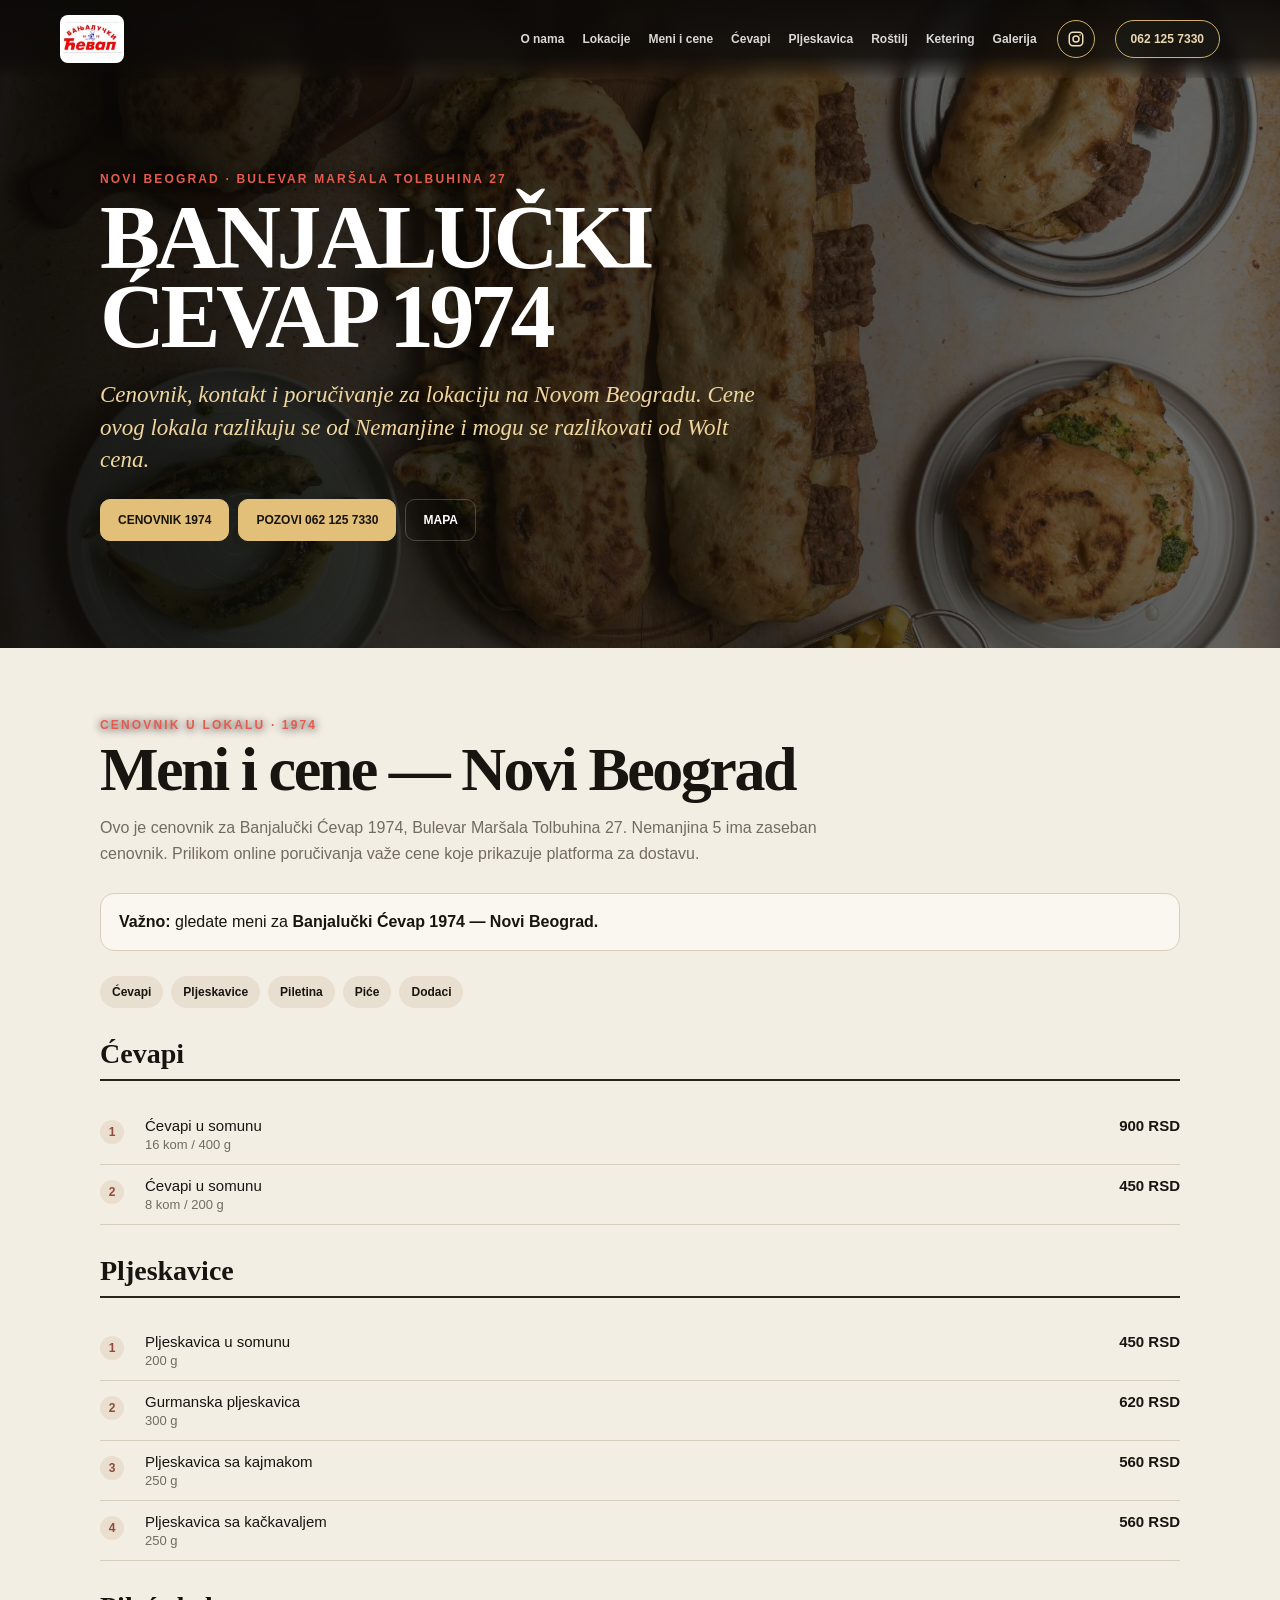
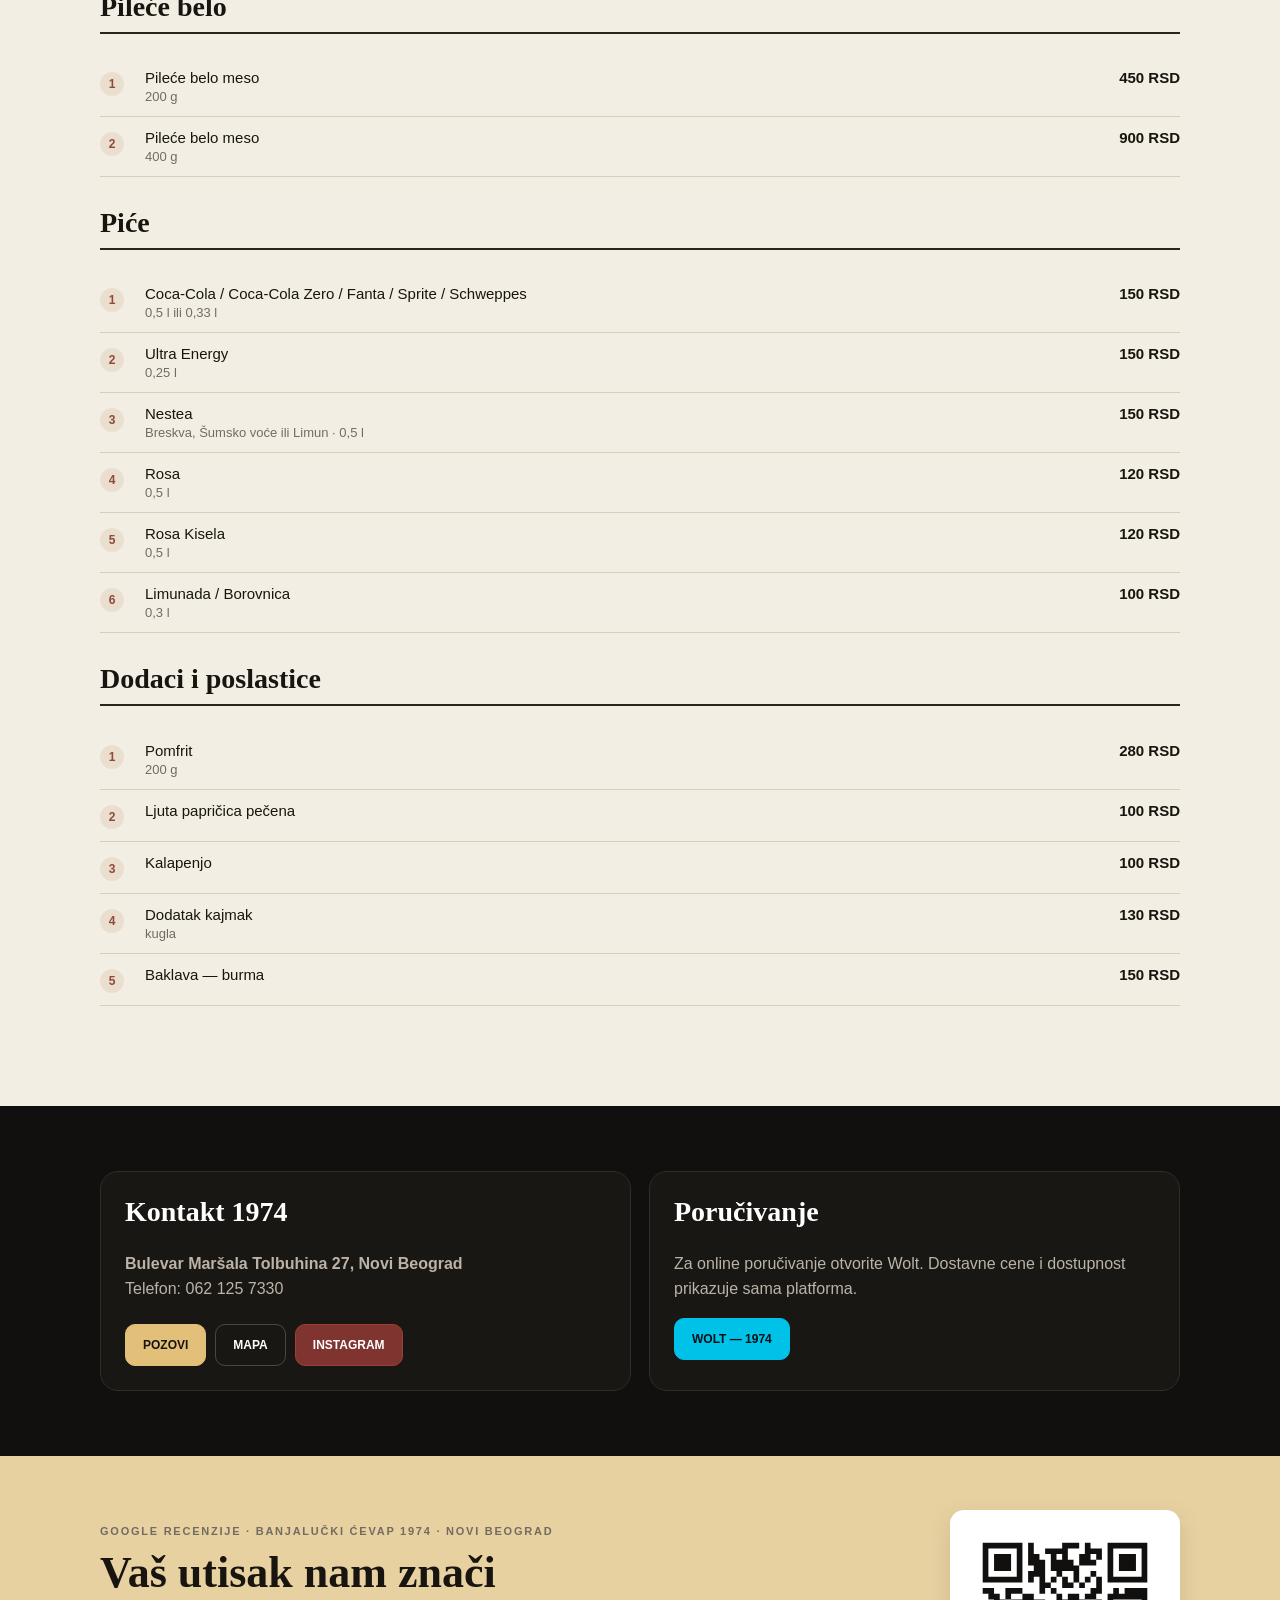
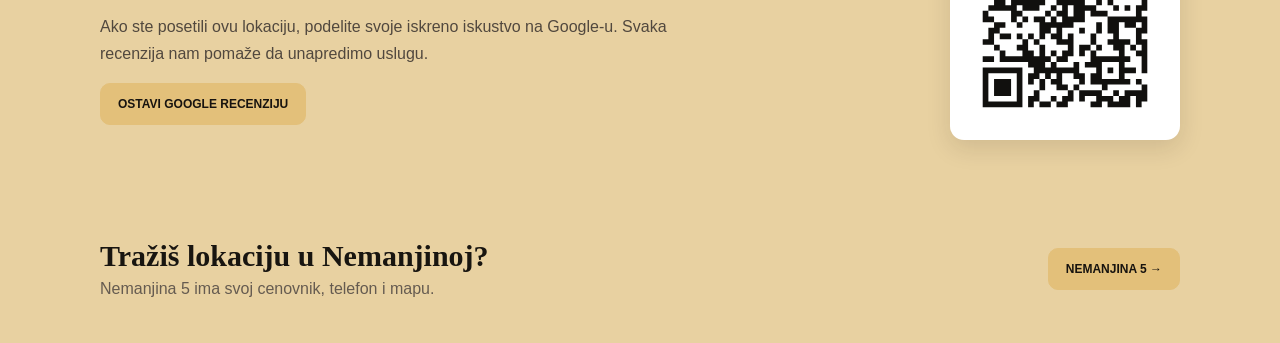
<file: banjalucki-cevap-1974/index.html>
<!doctype html><html lang="sr"><head><meta charset="utf-8"><meta name="viewport" content="width=device-width,initial-scale=1"><meta name="theme-color" content="#11100e"><title>Banjalučki Ćevap 1974 Novi Beograd | Cenovnik i kontakt</title><meta name="description" content="Banjalučki Ćevap 1974, Bulevar Maršala Tolbuhina 27, Novi Beograd. Cenovnik lokala, kontakt, mapa, Instagram i Wolt poručivanje."><link rel="canonical" href="https://www.banjalucki-cevap.rs/banjalucki-cevap-1974/"><link rel="stylesheet" href="/shared-header.css"><script type="application/ld+json">{"@context":"https://schema.org","@type":"Restaurant","name":"Banjalučki Ćevap 1974","url":"https://www.banjalucki-cevap.rs/banjalucki-cevap-1974/","telephone":"+381621257330","address":{"@type":"PostalAddress","streetAddress":"Bulevar Maršala Tolbuhina 27","addressLocality":"Novi Beograd","addressCountry":"RS"},"servesCuisine":["Banjalučki ćevapi","Roštilj"],"hasMenu":"https://www.banjalucki-cevap.rs/banjalucki-cevap-1974/#meni","sameAs":["https://wolt.com/sr/srb/belgrade/restaurant/banjaluki-evap-1974","https://www.google.com/maps/dir/?api=1&destination=Banjalu%C4%8Dki+%C4%86evap+1974%2C+Bulevar+Mar%C5%A1ala+Tolbuhina+27&destination_place_id=0x475a6506202b450f:0x6d30cdc0a4950447","https://www.instagram.com/banjalucki_cevap_nemanjina_?stkn=YmVqdWthbmd3eWJj"]}</script><style>:root{--bg:#11100e;--paper:#f3eee4;--ink:#181510;--muted:#726b61;--gold:#e3c07a}*{box-sizing:border-box}body{margin:0;background:var(--bg);color:#fff;font-family:Arial,sans-serif}a{text-decoration:none;color:inherit}.w{width:min(1080px,calc(100% - 34px));margin:auto}.hero{min-height:72vh;display:flex;align-items:end;padding:130px 0 65px;background:linear-gradient(90deg,#090806ed,#0908068f),url('/IMG-20260912-WA0012.jpg') center/cover}.eyebrow{color:#e65b50;font-weight:900;letter-spacing:.18em;font-size:12px;text-transform:uppercase;text-shadow:0 1px 8px #000}.hero h1{font:900 clamp(50px,8vw,90px)/.88 Georgia,serif;letter-spacing:-.05em;text-transform:uppercase;margin:12px 0 16px;max-width:800px}.hero p{font:italic 23px/1.4 Georgia,serif;color:#f0d69e;max-width:680px}.actions{display:flex;gap:9px;flex-wrap:wrap;margin-top:22px}.btn{display:inline-flex;padding:13px 17px;border-radius:10px;font-size:12px;font-weight:900;border:1px solid #ffffff35}.primary{background:var(--gold);color:#17130f;border-color:var(--gold)}.wolt{background:#00c2e8;color:#001014;border-color:#00c2e8}.instagram{background:#7f342f;color:#fff;border-color:#9b4038}.paper{background:var(--paper);color:var(--ink);padding:70px 0}.title{font:900 clamp(38px,6vw,62px)/.95 Georgia,serif;letter-spacing:-.04em;margin:8px 0 14px}.lead{color:var(--muted);line-height:1.65;max-width:760px}.notice{margin:25px 0;padding:16px 18px;border:1px solid #d8cebe;background:#faf7f1;border-radius:14px;line-height:1.55}.tabs{display:flex;gap:8px;flex-wrap:wrap;margin:25px 0}.tabs a{background:#e9dfd0;padding:9px 12px;border-radius:999px;font-weight:800;font-size:12px}.cat{margin:30px 0}.cat h2{font:800 28px Georgia,serif;border-bottom:2px solid #2a241e;padding-bottom:9px}.num{display:flex;align-items:center;justify-content:center;width:24px;height:24px;border-radius:50%;background:#eadfce;color:#8f493d;font-weight:900;font-size:12px;align-self:start;margin-top:3px}.row{display:grid;grid-template-columns:30px 1fr auto;gap:15px;padding:12px 0;border-bottom:1px solid #d8cebe;font-size:15px}.row em{display:block;color:var(--muted);font-size:13px;font-style:normal;margin-top:3px}.row strong{white-space:nowrap}.contact{padding:65px 0}.contact-grid{display:grid;grid-template-columns:1fr 1fr;gap:18px}.card{border:1px solid #332d25;background:#191713;border-radius:18px;padding:24px}.card h2{font:800 28px Georgia,serif;margin-top:0}.card p{color:#bcb3a8;line-height:1.6}.switch{background:#e8d1a1;color:var(--ink);padding:45px 0}.switch-inner{display:flex;justify-content:space-between;align-items:center;gap:25px}.switch h2{font:800 30px Georgia,serif;margin:0 0 7px}.switch p{margin:0;color:#655b50}.bottom{display:none}@media(max-width:760px){.hero{min-height:68vh;padding:110px 0 52px}.hero h1{font-size:52px}.hero p{font-size:20px}.paper{padding:52px 0}.lead{font-size:16px}.contact-grid{grid-template-columns:1fr}.switch-inner{display:block}.switch .btn{margin-top:16px}.bottom{display:grid;grid-template-columns:repeat(3,1fr);position:fixed;z-index:80;bottom:0;left:0;right:0;background:#11100e;border-top:1px solid #c9a35f}.bottom a{text-align:center;padding:14px 5px;font-size:11px;font-weight:900}.bottom a+a{border-left:1px solid #ffffff18}body{padding-bottom:48px}} .reviews{background:#e8d1a1;color:#181510;padding:54px 0}.reviews-inner{display:grid;grid-template-columns:1fr 230px;align-items:center;gap:30px}.review-label{font-size:11px;font-weight:900;letter-spacing:.16em;text-transform:uppercase;color:#726b61}.reviews h2{font:800 clamp(30px,5vw,44px) Georgia,serif;margin:10px 0}.reviews p{color:#51483e;line-height:1.65;max-width:620px}.review-qr{display:block;background:#fff;padding:10px;border-radius:14px;width:230px;box-shadow:0 8px 24px #241b1020}.review-qr img{display:block;width:100%;height:auto}@media(max-width:760px){.reviews-inner{grid-template-columns:1fr;gap:24px}.review-qr{width:200px}} </style></head><body><div id="sharedHeader"></div><section class="hero"><div class="w"><div class="eyebrow">Novi Beograd · Bulevar Maršala Tolbuhina 27</div><h1>Banjalučki Ćevap 1974</h1><p>Cenovnik, kontakt i poručivanje za lokaciju na Novom Beogradu. Cene ovog lokala razlikuju se od Nemanjine i mogu se razlikovati od Wolt cena.</p><div class="actions"><a class="btn primary" href="#meni">CENOVNIK 1974</a><a class="btn primary" href="tel:+381621257330">POZOVI 062 125 7330</a><a class="btn" href="https://www.google.com/maps/dir/?api=1&destination=Banjalu%C4%8Dki+%C4%86evap+1974%2C+Bulevar+Mar%C5%A1ala+Tolbuhina+27&destination_place_id=0x475a6506202b450f:0x6d30cdc0a4950447" target="_blank" rel="noopener">MAPA</a></div></div></section><main class="paper" id="meni"><div class="w"><div class="eyebrow">CENOVNIK U LOKALU · 1974</div><h2 class="title">Meni i cene — Novi Beograd</h2><p class="lead">Ovo je cenovnik za Banjalučki Ćevap 1974, Bulevar Maršala Tolbuhina 27. Nemanjina 5 ima zaseban cenovnik. Prilikom online poručivanja važe cene koje prikazuje platforma za dostavu.</p><div class="notice"><strong>Važno:</strong> gledate meni za <strong>Banjalučki Ćevap 1974 — Novi Beograd.</strong></div><nav class="tabs"><a href="#cevapi">Ćevapi</a><a href="#pljeskavice">Pljeskavice</a><a href="#piletina">Piletina</a><a href="#pice">Piće</a><a href="#dodaci">Dodaci</a></nav><section class="cat" id="cevapi"><h2>Ćevapi</h2><div class="row"><span class="num" aria-hidden="true">1</span><span>Ćevapi u somunu<em>16 kom / 400 g</em></span><strong>900 RSD</strong></div><div class="row"><span class="num" aria-hidden="true">2</span><span>Ćevapi u somunu<em>8 kom / 200 g</em></span><strong>450 RSD</strong></div></section><section class="cat" id="pljeskavice"><h2>Pljeskavice</h2><div class="row"><span class="num" aria-hidden="true">1</span><span>Pljeskavica u somunu<em>200 g</em></span><strong>450 RSD</strong></div><div class="row"><span class="num" aria-hidden="true">2</span><span>Gurmanska pljeskavica<em>300 g</em></span><strong>620 RSD</strong></div><div class="row"><span class="num" aria-hidden="true">3</span><span>Pljeskavica sa kajmakom<em>250 g</em></span><strong>560 RSD</strong></div><div class="row"><span class="num" aria-hidden="true">4</span><span>Pljeskavica sa kačkavaljem<em>250 g</em></span><strong>560 RSD</strong></div></section><section class="cat" id="piletina"><h2>Pileće belo</h2><div class="row"><span class="num" aria-hidden="true">1</span><span>Pileće belo meso<em>200 g</em></span><strong>450 RSD</strong></div><div class="row"><span class="num" aria-hidden="true">2</span><span>Pileće belo meso<em>400 g</em></span><strong>900 RSD</strong></div></section><section class="cat" id="pice"><h2>Piće</h2><div class="row"><span class="num" aria-hidden="true">1</span><span>Coca-Cola / Coca-Cola Zero / Fanta / Sprite / Schweppes<em>0,5 l ili 0,33 l</em></span><strong>150 RSD</strong></div><div class="row"><span class="num" aria-hidden="true">2</span><span>Ultra Energy<em>0,25 l</em></span><strong>150 RSD</strong></div><div class="row"><span class="num" aria-hidden="true">3</span><span>Nestea<em>Breskva, Šumsko voće ili Limun · 0,5 l</em></span><strong>150 RSD</strong></div><div class="row"><span class="num" aria-hidden="true">4</span><span>Rosa<em>0,5 l</em></span><strong>120 RSD</strong></div><div class="row"><span class="num" aria-hidden="true">5</span><span>Rosa Kisela<em>0,5 l</em></span><strong>120 RSD</strong></div><div class="row"><span class="num" aria-hidden="true">6</span><span>Limunada / Borovnica<em>0,3 l</em></span><strong>100 RSD</strong></div></section><section class="cat" id="dodaci"><h2>Dodaci i poslastice</h2><div class="row"><span class="num" aria-hidden="true">1</span><span>Pomfrit<em>200 g</em></span><strong>280 RSD</strong></div><div class="row"><span class="num" aria-hidden="true">2</span><span>Ljuta papričica pečena</span><strong>100 RSD</strong></div><div class="row"><span class="num" aria-hidden="true">3</span><span>Kalapenjo</span><strong>100 RSD</strong></div><div class="row"><span class="num" aria-hidden="true">4</span><span>Dodatak kajmak<em>kugla</em></span><strong>130 RSD</strong></div><div class="row"><span class="num" aria-hidden="true">5</span><span>Baklava — burma</span><strong>150 RSD</strong></div></section></div></main><section class="contact" id="kontakt"><div class="w contact-grid"><div class="card"><h2>Kontakt 1974</h2><p><strong>Bulevar Maršala Tolbuhina 27, Novi Beograd</strong><br>Telefon: 062 125 7330</p><div class="actions"><a class="btn primary" href="tel:+381621257330">POZOVI</a><a class="btn" href="https://www.google.com/maps/dir/?api=1&destination=Banjalu%C4%8Dki+%C4%86evap+1974%2C+Bulevar+Mar%C5%A1ala+Tolbuhina+27&destination_place_id=0x475a6506202b450f:0x6d30cdc0a4950447" target="_blank" rel="noopener">MAPA</a><a class="btn instagram" href="https://www.instagram.com/banjalucki_cevap_nemanjina_?stkn=YmVqdWthbmd3eWJj" target="_blank" rel="noopener noreferrer">INSTAGRAM</a></div></div><div class="card"><h2>Poručivanje</h2><p>Za online poručivanje otvorite Wolt. Dostavne cene i dostupnost prikazuje sama platforma.</p><a class="btn wolt" href="https://wolt.com/sr/srb/belgrade/restaurant/banjaluki-evap-1974" target="_blank" rel="noopener">WOLT — 1974</a></div></div></section><section class="reviews" id="recenzije"><div class="w reviews-inner"><div><div class="review-label">GOOGLE RECENZIJE · BANJALUČKI ĆEVAP 1974 · NOVI BEOGRAD</div><h2>Vaš utisak nam znači</h2><p>Ako ste posetili ovu lokaciju, podelite svoje iskreno iskustvo na Google-u. Svaka recenzija nam pomaže da unapredimo uslugu.</p><a class="btn primary" href="https://g.page/r/CUcElaTAzTBtEBE/review" target="_blank" rel="noopener noreferrer">OSTAVI GOOGLE RECENZIJU</a></div><a class="review-qr" href="https://g.page/r/CUcElaTAzTBtEBE/review" target="_blank" rel="noopener noreferrer" aria-label="Otvori Google obrazac za recenziju — BANJALUČKI ĆEVAP 1974 · NOVI BEOGRAD"><img src="/review-1974.svg" alt="QR kod za Google recenziju — BANJALUČKI ĆEVAP 1974 · NOVI BEOGRAD" width="210" height="210"></a></div></section><section class="switch"><div class="w switch-inner"><div><h2>Tražiš lokaciju u Nemanjinoj?</h2><p>Nemanjina 5 ima svoj cenovnik, telefon i mapu.</p></div><a class="btn primary" href="/nemanjina-5/">NEMANJINA 5 →</a></div></section><nav class="bottom"><a href="https://wolt.com/sr/srb/belgrade/restaurant/banjaluki-evap-1974">PORUČI</a><a href="tel:+381621257330">POZOVI</a><a href="https://www.google.com/maps/dir/?api=1&destination=Banjalu%C4%8Dki+%C4%86evap+1974%2C+Bulevar+Mar%C5%A1ala+Tolbuhina+27&destination_place_id=0x475a6506202b450f:0x6d30cdc0a4950447">MAPA</a></nav><script src="/shared-header.js"></script></body></html>
</file>
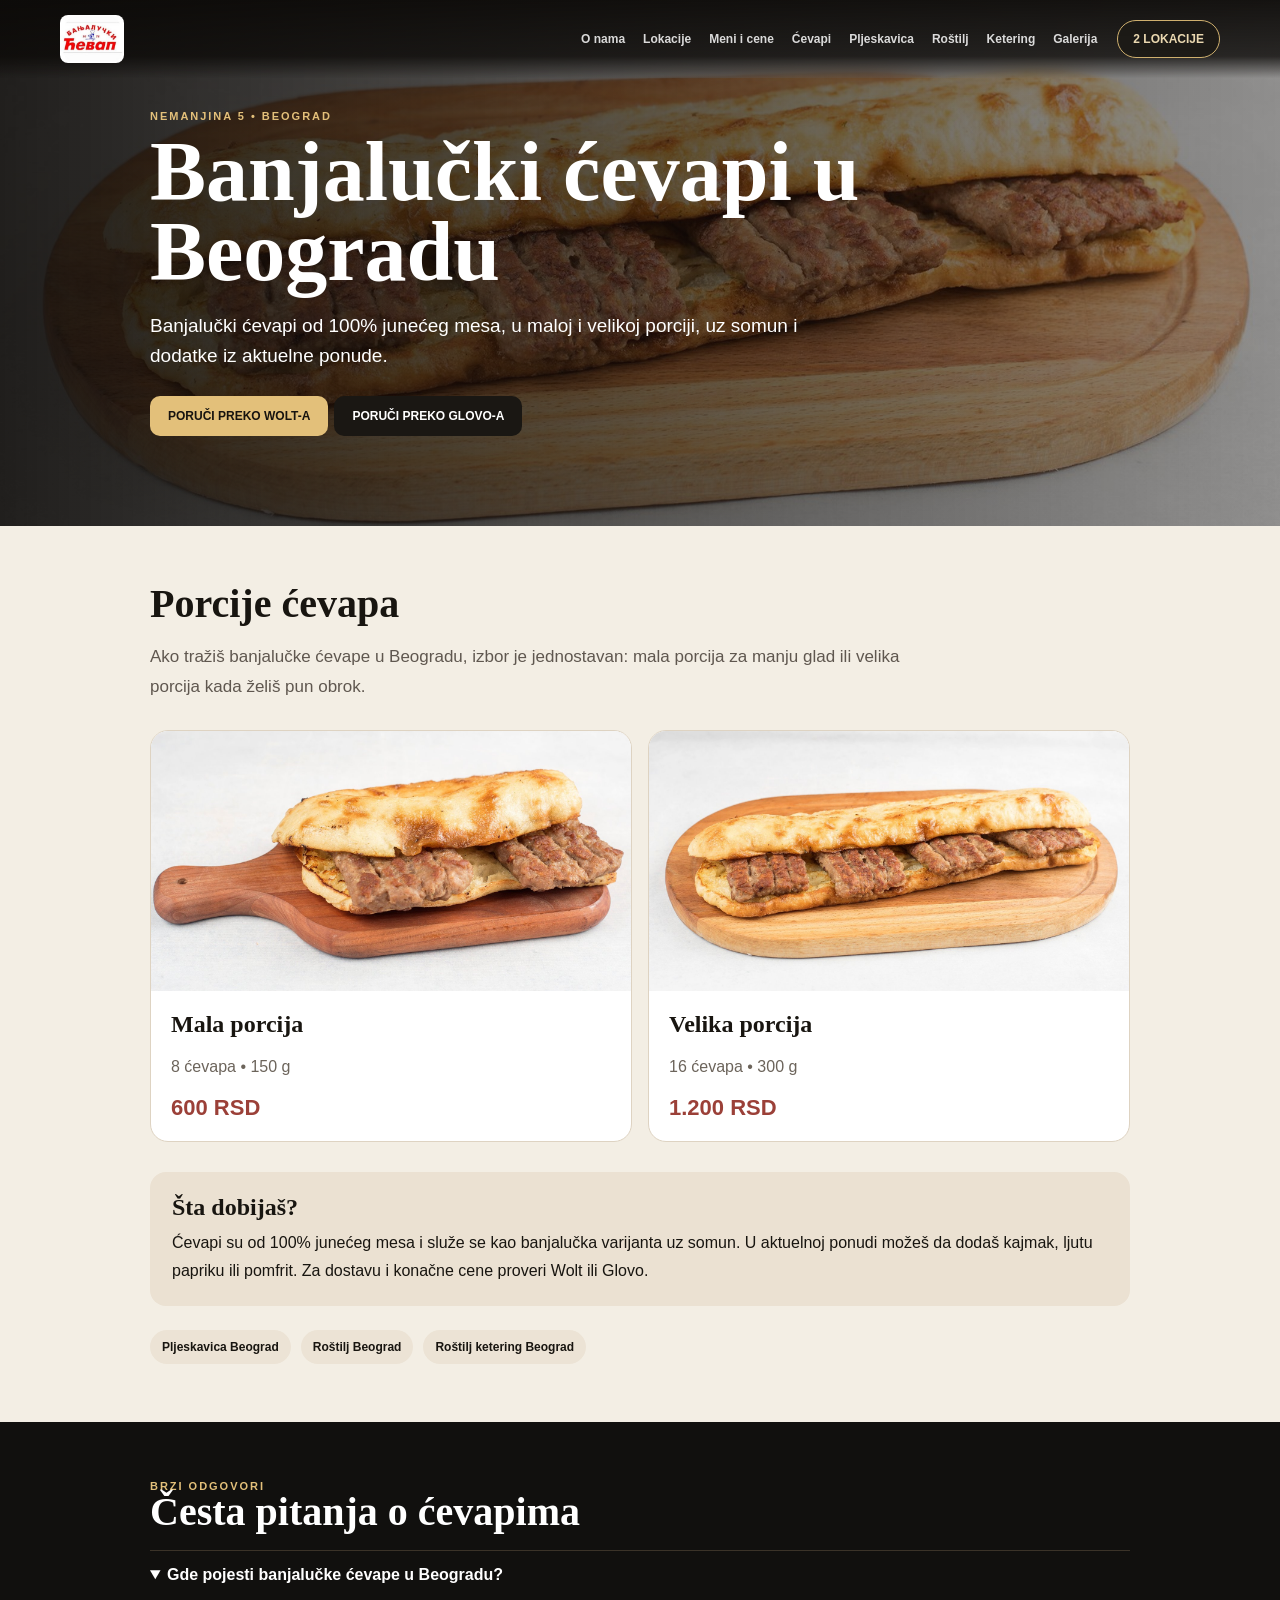
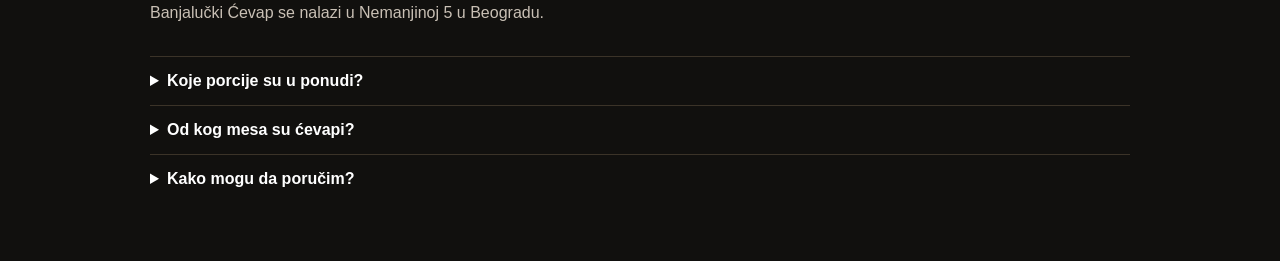
<file: cevapi-beograd/index.html>
<!doctype html><html lang="sr"><head><meta charset="utf-8"><meta name="viewport" content="width=device-width,initial-scale=1"><title>Banjalučki ćevapi Beograd | Nemanjina 5</title><meta name="description" content="Banjalučki ćevapi u Beogradu, Nemanjina 5. Mala porcija 8 ćevapa / 150 g i velika porcija 16 ćevapa / 300 g. Poručivanje preko Wolt-a i Glovo-a."><link rel="canonical" href="https://www.banjalucki-cevap.rs/cevapi-beograd/"><meta property="og:title" content="Banjalučki ćevapi Beograd | Nemanjina 5"><meta property="og:description" content="Banjalučki ćevapi od 100% junećeg mesa u Nemanjinoj 5, Beograd."><meta property="og:image" content="https://www.banjalucki-cevap.rs/%C4%86evapi%20300gr.jpeg"><script type="application/ld+json">{"@context":"https://schema.org","@graph":[{"@type":"Restaurant","@id":"https://www.banjalucki-cevap.rs/#restaurant","name":"Banjalučki Ćevap","telephone":"+381668459602","address":{"@type":"PostalAddress","streetAddress":"Nemanjina 5","addressLocality":"Beograd","addressCountry":"RS"},"url":"https://www.banjalucki-cevap.rs/"},{"@type":"BreadcrumbList","itemListElement":[{"@type":"ListItem","position":1,"name":"Početna","item":"https://www.banjalucki-cevap.rs/"},{"@type":"ListItem","position":2,"name":"Ćevapi Beograd","item":"https://www.banjalucki-cevap.rs/cevapi-beograd/"}]},{"@type":"FAQPage","mainEntity":[{"@type":"Question","name":"Gde pojesti banjalučke ćevape u Beogradu?","acceptedAnswer":{"@type":"Answer","text":"Banjalučki Ćevap se nalazi u Nemanjinoj 5 u Beogradu."}},{"@type":"Question","name":"Koje porcije ćevapa su u ponudi?","acceptedAnswer":{"@type":"Answer","text":"Mala porcija ima 8 ćevapa / 150 g, a velika 16 ćevapa / 300 g."}},{"@type":"Question","name":"Od kog mesa su ćevapi?","acceptedAnswer":{"@type":"Answer","text":"Ćevapi u Banjalučkom Ćevapu su od 100% junećeg mesa."}},{"@type":"Question","name":"Kako mogu da poručim?","acceptedAnswer":{"@type":"Answer","text":"Porudžbina se može završiti preko Wolt-a ili Glovo-a, a lokal je dostupan i telefonom na 066 845 9602."}}]}]}</script><style>body{margin:0;background:#f3eee4;color:#181510;font-family:Arial,sans-serif}a{text-decoration:none;color:inherit}.w{width:min(980px,calc(100% - 32px));margin:auto}.hero{background:linear-gradient(90deg,#0c0a08e8,#0c0a0870),url('../%C4%86evapi%20300gr.jpeg') center/cover;color:#fff;padding:110px 0 90px}.k{font-size:11px;letter-spacing:.18em;text-transform:uppercase;color:#e3c07a;font-weight:900}h1{font:900 clamp(46px,9vw,84px)/.95 Georgia,serif;margin:10px 0 18px}.lead{font-size:19px;line-height:1.6;max-width:680px}.btn{display:inline-block;background:#e3c07a;color:#17130f;padding:13px 18px;border-radius:10px;font-weight:900;font-size:12px;margin:6px 6px 0 0}.btn.dark{background:#1a1713;color:#fff}.sec{padding:58px 0}.sec h2{font:900 40px/1 Georgia,serif;margin:0 0 18px}.intro{font-size:17px;line-height:1.75;max-width:800px;color:#5f574f}.grid{display:grid;grid-template-columns:1fr 1fr;gap:16px;margin-top:28px}.card{background:#fff;border:1px solid #ded3c2;border-radius:18px;overflow:hidden}.card img{width:100%;height:260px;object-fit:cover;display:block}.card-body{padding:20px}.card strong{font:800 24px Georgia,serif}.card p{line-height:1.6;color:#6c645b}.price{font-size:22px;font-weight:900;margin-top:10px;color:#9b4038}.answer{margin-top:30px;padding:22px;background:#ebe1d2;border-radius:16px}.answer h3{font:800 24px Georgia,serif;margin:0 0 8px}.answer p{margin:0;line-height:1.7}.faq{background:#11100e;color:#fff}.faq details{border-top:1px solid #3b3328;padding:15px 0}.faq summary{font-weight:900;cursor:pointer}.faq p{color:#c9c0b5;line-height:1.6}.links{display:flex;gap:10px;flex-wrap:wrap;margin-top:24px}.links a{background:#ece3d5;padding:10px 12px;border-radius:999px;font-size:12px;font-weight:800}@media(max-width:680px){.grid{grid-template-columns:1fr}.hero{padding:90px 0 64px}.card img{height:230px}.sec{padding:44px 0}}</style><link rel="stylesheet" href="/shared-header.css"></head><body><div id="sharedHeader"></div><script src="/shared-header.js"></script><main><section class="hero"><div class="w"><div class="k">Nemanjina 5 • Beograd</div><h1>Banjalučki ćevapi u Beogradu</h1><p class="lead">Banjalučki ćevapi od 100% junećeg mesa, u maloj i velikoj porciji, uz somun i dodatke iz aktuelne ponude.</p><a class="btn" href="https://wolt.com/sr/srb/belgrade/restaurant/banjalucki-cevap">PORUČI PREKO WOLT-A</a><a class="btn dark" href="https://glovo.go.link/open?link_type=store&store_id=155594&adjust_t=s321jkn">PORUČI PREKO GLOVO-A</a></div></section><section class="sec"><div class="w"><h2>Porcije ćevapa</h2><p class="intro">Ako tražiš banjalučke ćevape u Beogradu, izbor je jednostavan: mala porcija za manju glad ili velika porcija kada želiš pun obrok.</p><div class="grid"><article class="card"><img src="/%C4%86evapi%20150gr.jpeg" alt="Mala porcija banjalučkih ćevapa 8 komada 150 g" loading="lazy"><div class="card-body"><strong>Mala porcija</strong><p>8 ćevapa • 150 g</p><div class="price">600 RSD</div></div></article><article class="card"><img src="/%C4%86evapi%20300gr.jpeg" alt="Velika porcija banjalučkih ćevapa 16 komada 300 g" loading="lazy"><div class="card-body"><strong>Velika porcija</strong><p>16 ćevapa • 300 g</p><div class="price">1.200 RSD</div></div></article></div><div class="answer"><h3>Šta dobijaš?</h3><p>Ćevapi su od 100% junećeg mesa i služe se kao banjalučka varijanta uz somun. U aktuelnoj ponudi možeš da dodaš kajmak, ljutu papriku ili pomfrit. Za dostavu i konačne cene proveri Wolt ili Glovo.</p></div><div class="links"><a href="/pljeskavica-beograd/">Pljeskavica Beograd</a><a href="/rostilj-beograd/">Roštilj Beograd</a><a href="/ketering-rostilj-beograd/">Roštilj ketering Beograd</a></div></div></section><section class="sec faq"><div class="w"><div class="k">Brzi odgovori</div><h2>Česta pitanja o ćevapima</h2><details open><summary>Gde pojesti banjalučke ćevape u Beogradu?</summary><p>Banjalučki Ćevap se nalazi u Nemanjinoj 5 u Beogradu.</p></details><details><summary>Koje porcije su u ponudi?</summary><p>Mala porcija ima 8 ćevapa / 150 g, a velika 16 ćevapa / 300 g.</p></details><details><summary>Od kog mesa su ćevapi?</summary><p>Ćevapi su od 100% junećeg mesa.</p></details><details><summary>Kako mogu da poručim?</summary><p>Preko Wolt-a ili Glovo-a, ili pozivom na 066 845 9602 za direktan kontakt sa lokalom.</p></details></div></section></main></body></html>
</file>
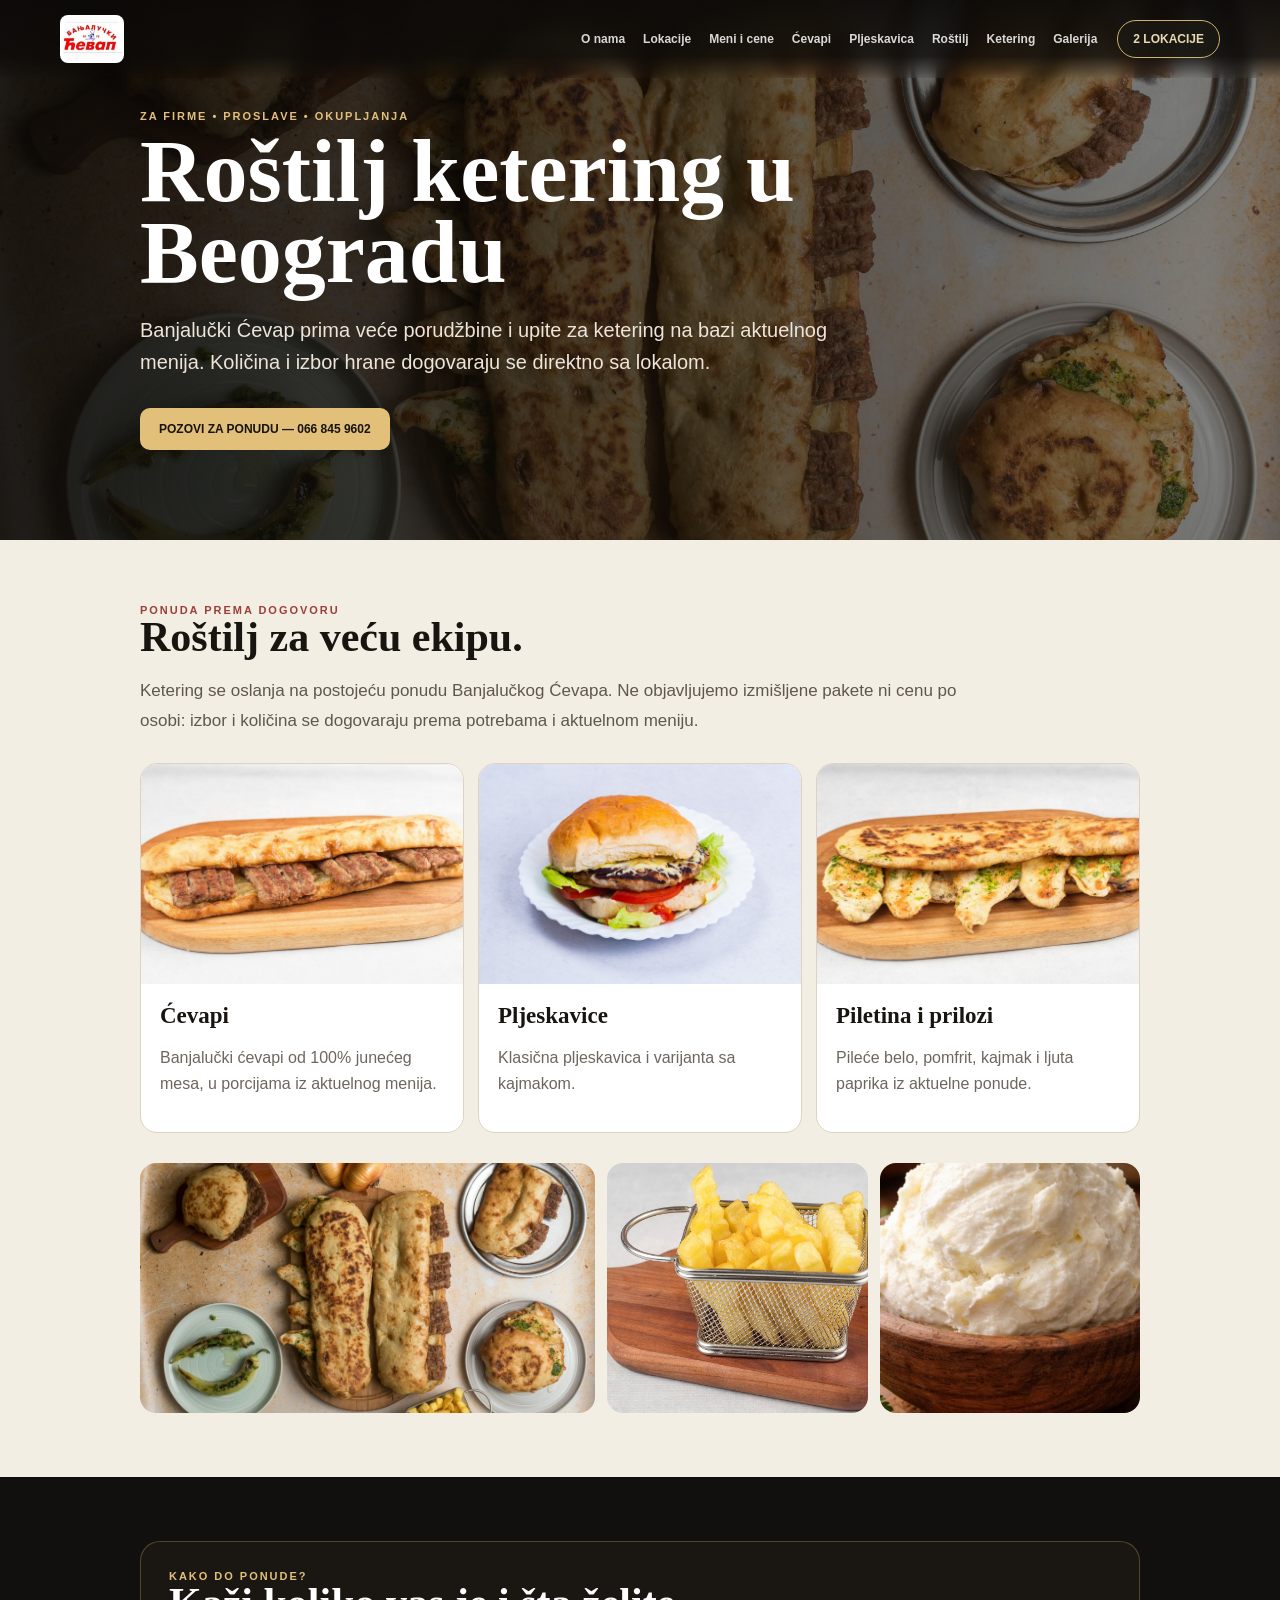
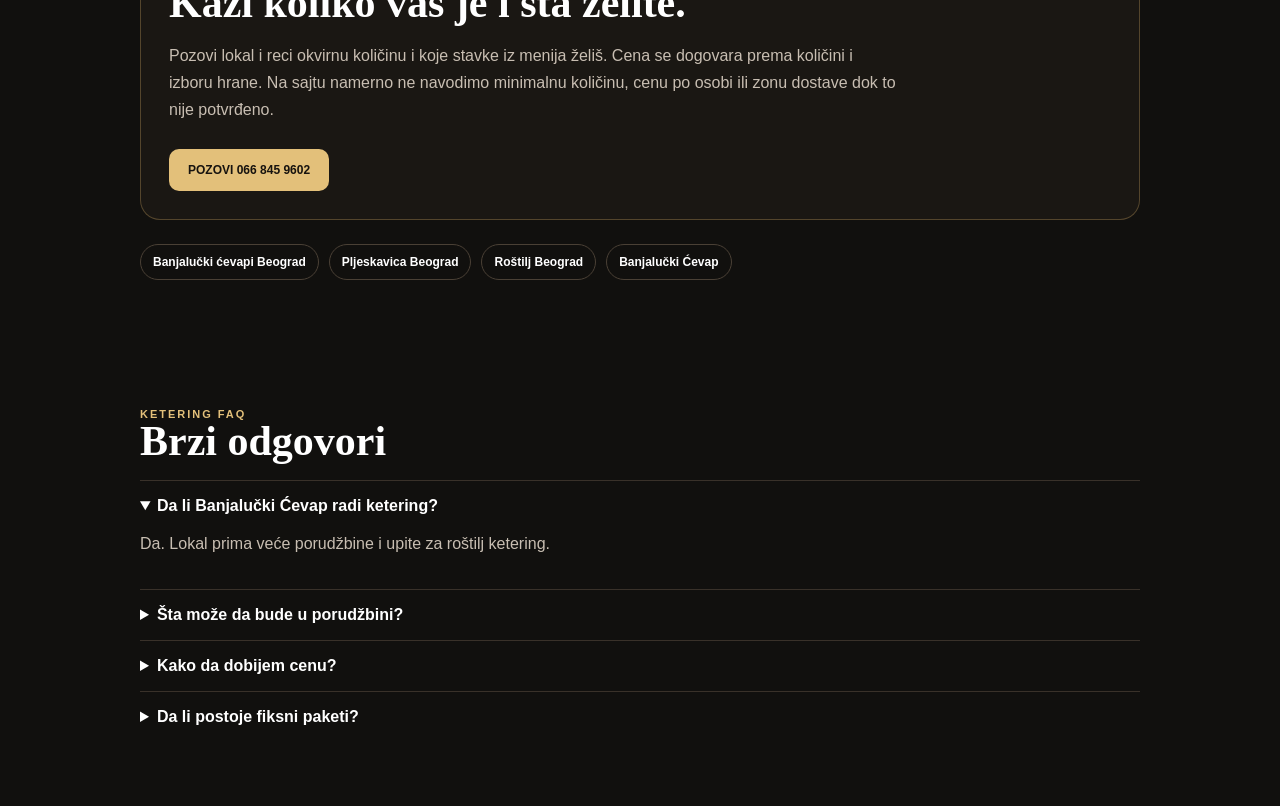
<file: ketering-rostilj-beograd/index.html>
<!doctype html><html lang="sr"><head><meta charset="utf-8"><meta name="viewport" content="width=device-width,initial-scale=1"><title>Roštilj ketering Beograd | Banjalučki Ćevap</title><meta name="description" content="Roštilj ketering i veće porudžbine u Beogradu. Ćevapi, pljeskavice, pileće belo, somun i prilozi iz ponude Banjalučkog Ćevapa. Pozovite 066 845 9602."><link rel="canonical" href="https://www.banjalucki-cevap.rs/ketering-rostilj-beograd/"><meta property="og:title" content="Roštilj ketering Beograd | Banjalučki Ćevap"><meta property="og:description" content="Roštilj za firme, proslave i okupljanja. Ponuda se dogovara prema količini i izboru hrane."><meta property="og:image" content="https://www.banjalucki-cevap.rs/IMG-20260912-WA0012.jpg"><script type="application/ld+json">{"@context":"https://schema.org","@graph":[{"@type":"Restaurant","@id":"https://www.banjalucki-cevap.rs/#restaurant","name":"Banjalučki Ćevap","telephone":"+381668459602","address":{"@type":"PostalAddress","streetAddress":"Nemanjina 5","addressLocality":"Beograd","addressCountry":"RS"}},{"@type":"Service","name":"Roštilj ketering Beograd","provider":{"@id":"https://www.banjalucki-cevap.rs/#restaurant"},"areaServed":{"@type":"City","name":"Beograd"},"serviceType":"Roštilj ketering i veće porudžbine"},{"@type":"BreadcrumbList","itemListElement":[{"@type":"ListItem","position":1,"name":"Početna","item":"https://www.banjalucki-cevap.rs/"},{"@type":"ListItem","position":2,"name":"Roštilj ketering Beograd","item":"https://www.banjalucki-cevap.rs/ketering-rostilj-beograd/"}]},{"@type":"FAQPage","mainEntity":[{"@type":"Question","name":"Da li Banjalučki Ćevap radi ketering i veće porudžbine?","acceptedAnswer":{"@type":"Answer","text":"Da. Banjalučki Ćevap prima veće porudžbine i upite za roštilj ketering."}},{"@type":"Question","name":"Šta može da bude u ketering porudžbini?","acceptedAnswer":{"@type":"Answer","text":"Ponuda se zasniva na aktuelnom meniju lokala, uključujući ćevape, pljeskavice, pileće belo, somun i priloge."}},{"@type":"Question","name":"Kako se traži ponuda za ketering?","acceptedAnswer":{"@type":"Answer","text":"Za dogovor o količini, izboru hrane i ceni pozovite Banjalučki Ćevap na 066 845 9602."}}]}]}</script><style>body{margin:0;background:#11100e;color:#fff;font-family:Arial,sans-serif}a{text-decoration:none;color:inherit}.w{width:min(1000px,calc(100% - 32px));margin:auto}.hero{background:linear-gradient(90deg,#0b0907e8,#0b090777),url('../IMG-20260912-WA0012.jpg') center/cover;padding:110px 0 90px}.k{font-size:11px;letter-spacing:.18em;text-transform:uppercase;color:#e3c07a;font-weight:900}h1{font:900 clamp(48px,9vw,88px)/.92 Georgia,serif;margin:10px 0 20px}.lead{font-size:20px;line-height:1.6;max-width:700px;color:#eee4d8}.btn{display:inline-block;background:#e3c07a;color:#17130f;padding:14px 19px;border-radius:10px;font-weight:900;font-size:12px;margin-top:10px}.sec{padding:64px 0}.paper{background:#f3eee4;color:#181510}.sec h2{font:900 42px/1 Georgia,serif;margin:0 0 18px}.intro{font-size:17px;line-height:1.75;max-width:820px;color:#5f574f}.grid{display:grid;grid-template-columns:repeat(3,1fr);gap:14px;margin-top:28px}.card{background:#fff;border:1px solid #ded3c2;border-radius:17px;overflow:hidden}.card img{width:100%;height:220px;object-fit:cover;display:block}.card-body{padding:19px}.card strong{font:800 23px Georgia,serif}.card p{color:#6e665d;line-height:1.6}.gallery{display:grid;grid-template-columns:1.4fr .8fr .8fr;gap:12px;margin-top:30px}.gallery img{width:100%;height:250px;object-fit:cover;border-radius:16px;display:block}.callout{border:1px solid #c9a35f55;border-radius:20px;padding:28px;background:#1a1713}.callout p{color:#c8beb2;line-height:1.7;max-width:730px}.faq details{border-top:1px solid #393129;padding:16px 0}.faq summary{font-weight:900}.faq p{color:#c8beb2;line-height:1.6}.links{display:flex;gap:10px;flex-wrap:wrap;margin-top:24px}.links a{border:1px solid #4a4035;padding:10px 12px;border-radius:999px;font-size:12px;font-weight:800}@media(max-width:720px){.grid,.gallery{grid-template-columns:1fr}.hero{padding:90px 0 64px}.sec{padding:48px 0}.card img,.gallery img{height:220px}}</style><link rel="stylesheet" href="/shared-header.css"></head><body><div id="sharedHeader"></div><script src="/shared-header.js"></script><main><section class="hero"><div class="w"><div class="k">Za firme • proslave • okupljanja</div><h1>Roštilj ketering u Beogradu</h1><p class="lead">Banjalučki Ćevap prima veće porudžbine i upite za ketering na bazi aktuelnog menija. Količina i izbor hrane dogovaraju se direktno sa lokalom.</p><a class="btn" href="tel:+381668459602">POZOVI ZA PONUDU — 066 845 9602</a></div></section><section class="sec paper"><div class="w"><div class="k" style="color:#9b4038">Ponuda prema dogovoru</div><h2>Roštilj za veću ekipu.</h2><p class="intro">Ketering se oslanja na postojeću ponudu Banjalučkog Ćevapa. Ne objavljujemo izmišljene pakete ni cenu po osobi: izbor i količina se dogovaraju prema potrebama i aktuelnom meniju.</p><div class="grid"><article class="card"><img src="/%C4%86evapi%20300gr.jpeg" alt="Velika porcija banjalučkih ćevapa za veću porudžbinu" loading="lazy"><div class="card-body"><strong>Ćevapi</strong><p>Banjalučki ćevapi od 100% junećeg mesa, u porcijama iz aktuelnog menija.</p></div></article><article class="card"><img src="/Pljeskavica-sa-kajmakom.jpeg" alt="Pljeskavica sa kajmakom iz ponude Banjalučkog Ćevapa" loading="lazy"><div class="card-body"><strong>Pljeskavice</strong><p>Klasična pljeskavica i varijanta sa kajmakom.</p></div></article><article class="card"><img src="/Pile%C4%87e%20belo%20300%20gr.jpeg" alt="Pileće belo 300 g u somunu" loading="lazy"><div class="card-body"><strong>Piletina i prilozi</strong><p>Pileće belo, pomfrit, kajmak i ljuta paprika iz aktuelne ponude.</p></div></article></div><div class="gallery"><img src="/IMG-20260912-WA0012.jpg" alt="Roštilj ponuda Banjalučki Ćevap Beograd" loading="lazy"><img src="/Pomfrit%20200gr.jpeg" alt="Pomfrit 200 g" loading="lazy"><img src="/Kugla%20kajmaka.jpeg" alt="Kajmak iz ponude" loading="lazy"></div></div></section><section class="sec"><div class="w"><div class="callout"><div class="k">Kako do ponude?</div><h2>Kaži koliko vas je i šta želite.</h2><p>Pozovi lokal i reci okvirnu količinu i koje stavke iz menija želiš. Cena se dogovara prema količini i izboru hrane. Na sajtu namerno ne navodimo minimalnu količinu, cenu po osobi ili zonu dostave dok to nije potvrđeno.</p><a class="btn" href="tel:+381668459602">POZOVI 066 845 9602</a></div><div class="links"><a href="/cevapi-beograd/">Banjalučki ćevapi Beograd</a><a href="/pljeskavica-beograd/">Pljeskavica Beograd</a><a href="/rostilj-beograd/">Roštilj Beograd</a><a href="/">Banjalučki Ćevap</a></div></div></section><section class="sec faq"><div class="w"><div class="k">Ketering FAQ</div><h2>Brzi odgovori</h2><details open><summary>Da li Banjalučki Ćevap radi ketering?</summary><p>Da. Lokal prima veće porudžbine i upite za roštilj ketering.</p></details><details><summary>Šta može da bude u porudžbini?</summary><p>Ponuda se zasniva na aktuelnom meniju: ćevapi, pljeskavice, pileće belo, somun i prilozi.</p></details><details><summary>Kako da dobijem cenu?</summary><p>Pozovi 066 845 9602. Cena se dogovara prema količini i izboru hrane.</p></details><details><summary>Da li postoje fiksni paketi?</summary><p>Na sajtu trenutno ne objavljujemo fiksne pakete. Ponuda se dogovara direktno sa lokalom.</p></details></div></section></main></body></html>
</file>
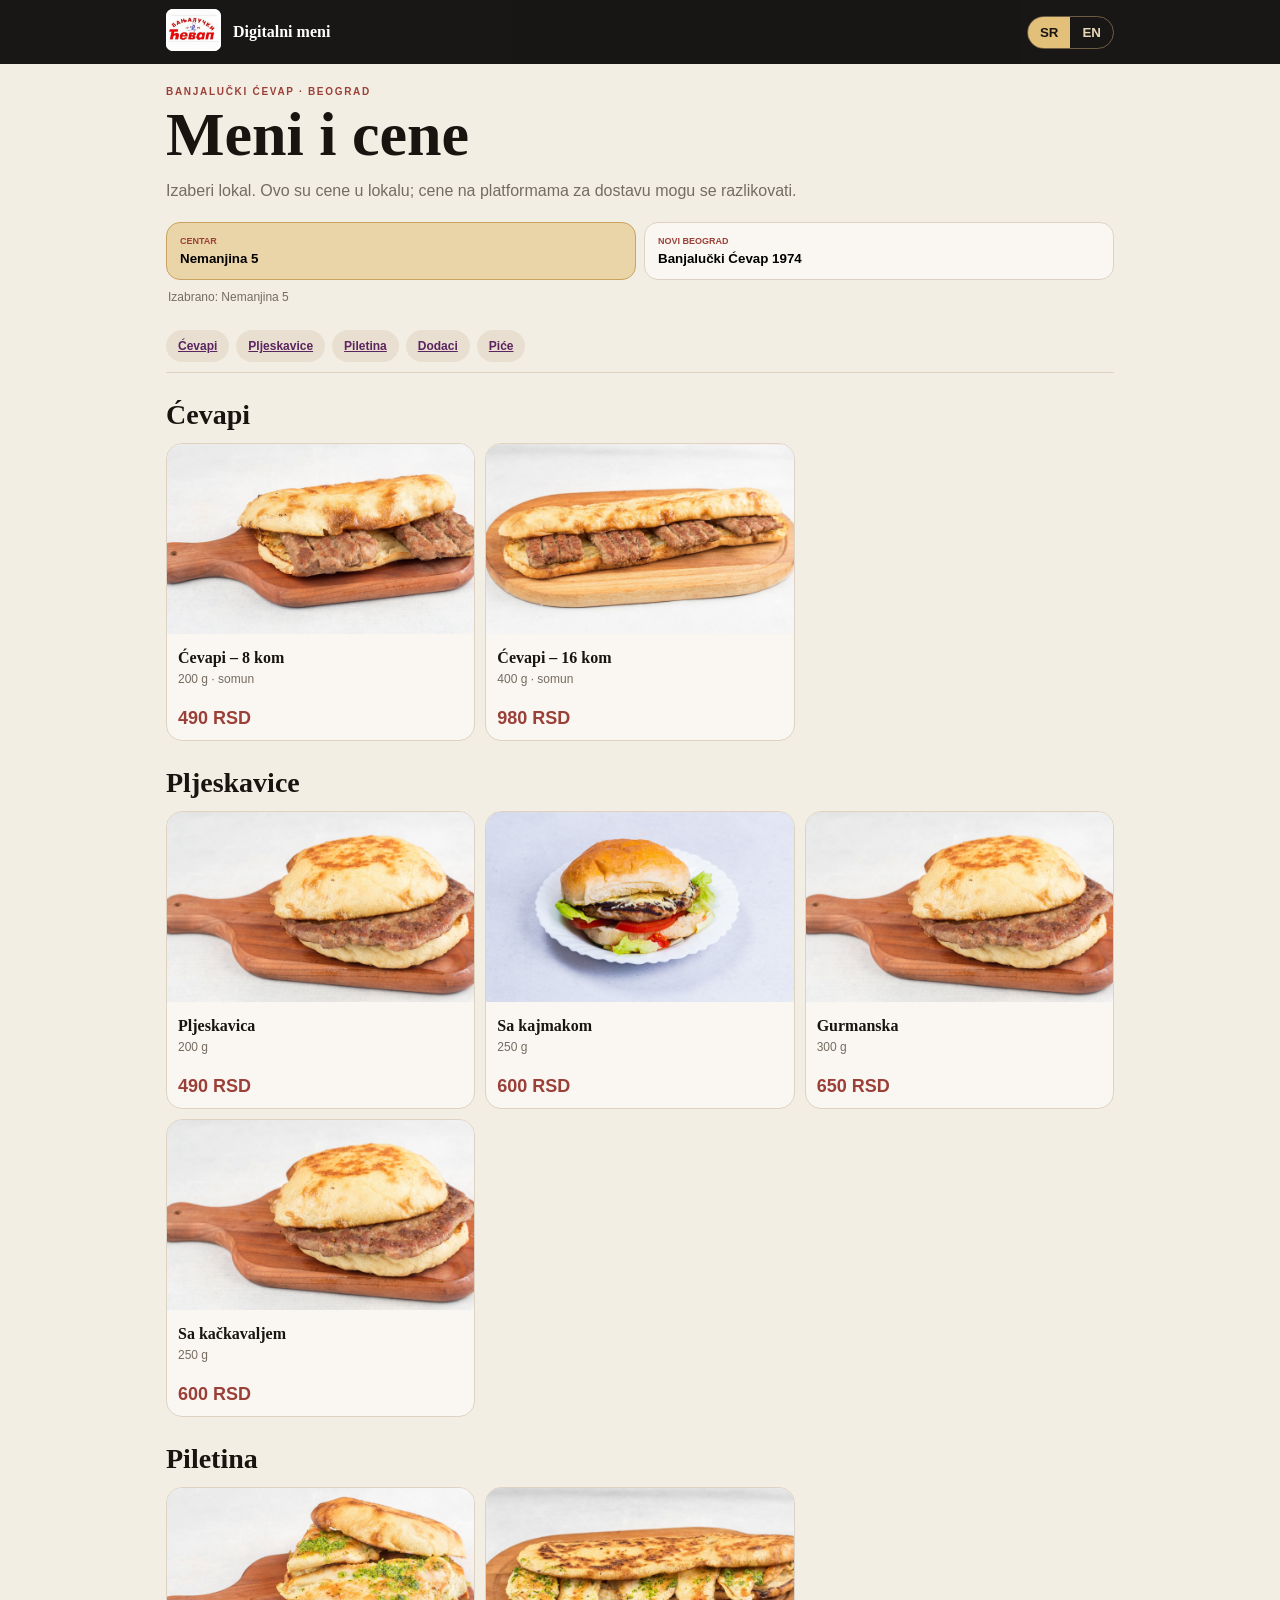
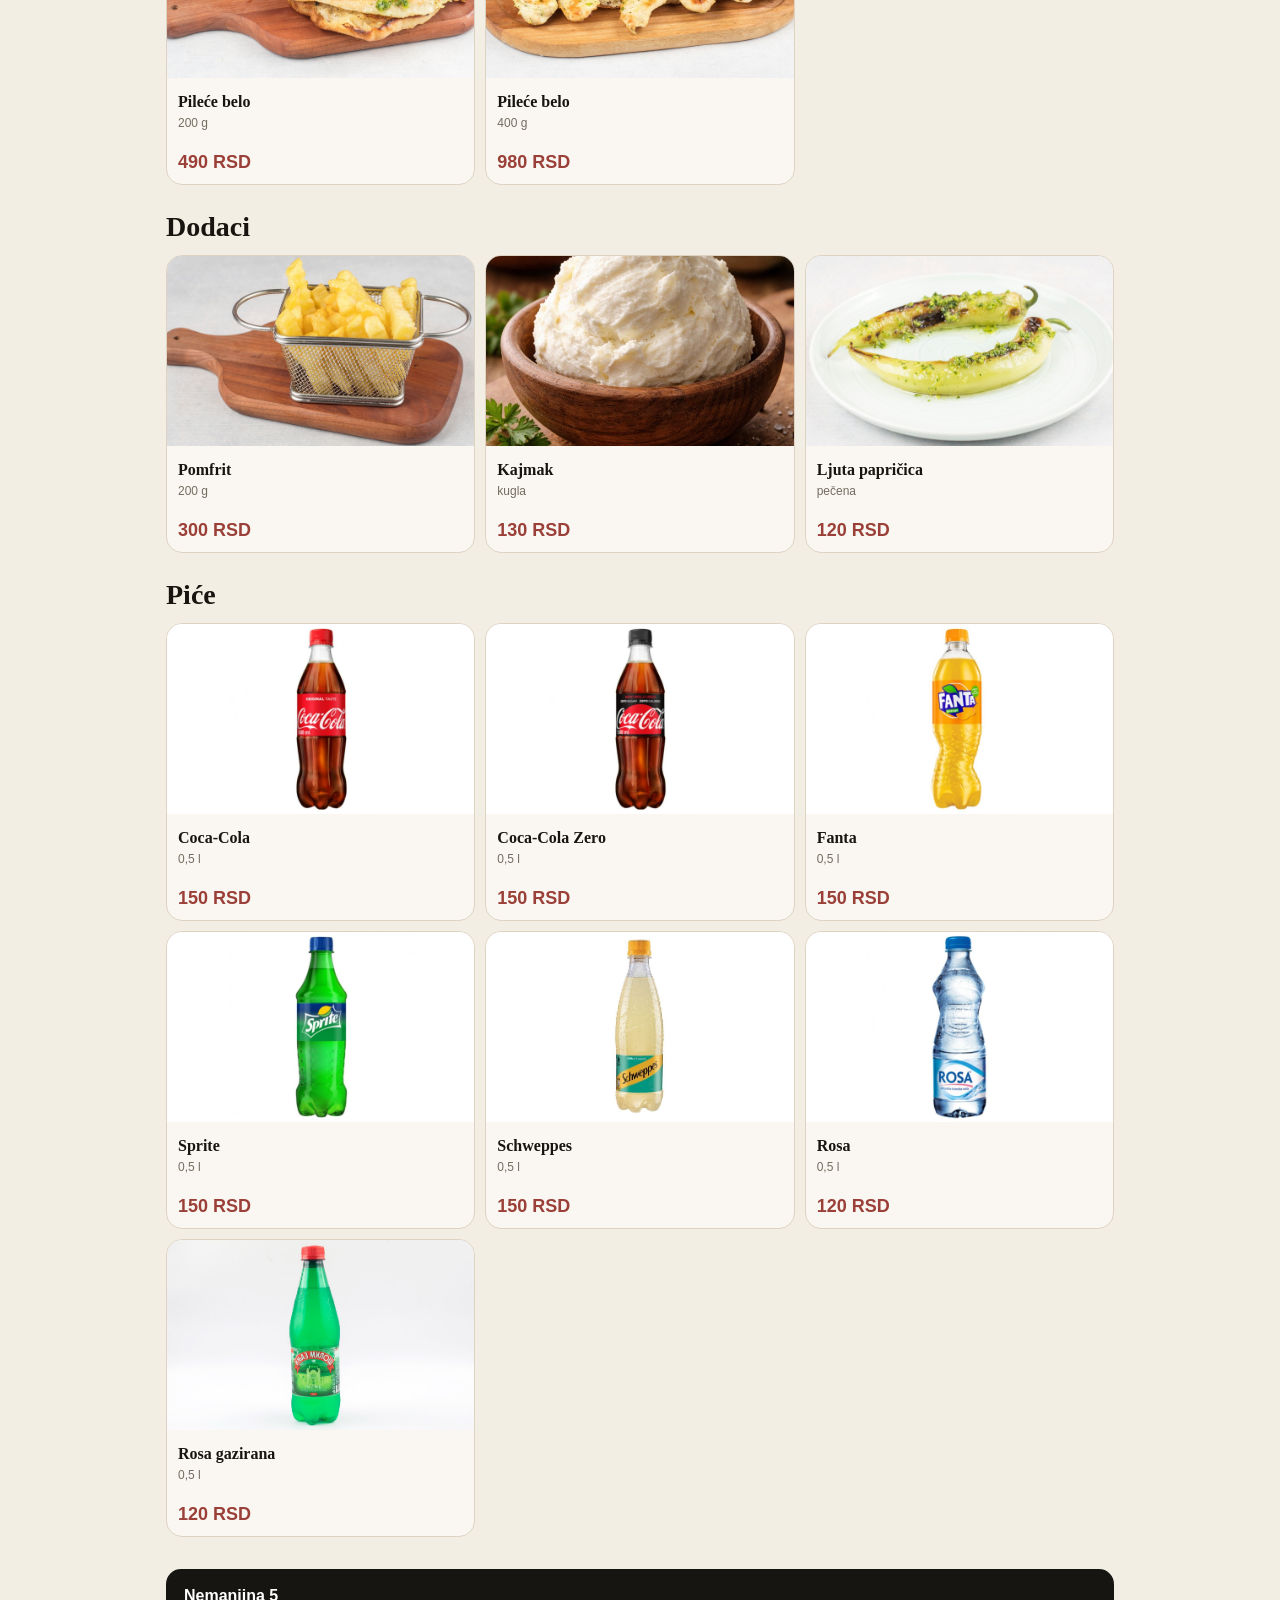
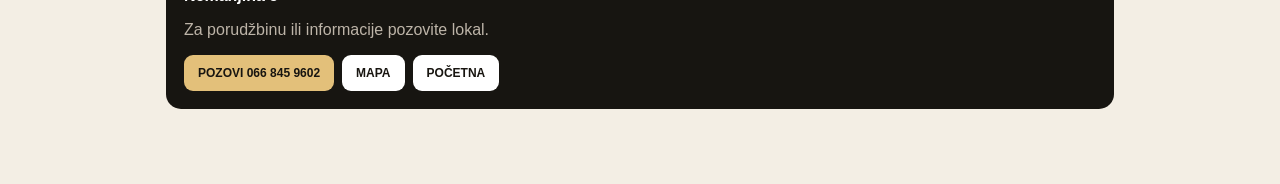
<file: meni/index.html>
<!doctype html><html lang="sr"><head><meta charset="utf-8"><meta name="viewport" content="width=device-width,initial-scale=1"><title>Digitalni meni | Banjalučki Ćevap</title><style>:root{--p:#f3eee4;--i:#181510;--m:#746c61;--g:#e3c07a;--r:#9b4038;--l:#ded3c2}*{box-sizing:border-box}html{scroll-behavior:smooth}body{margin:0;background:var(--p);color:var(--i);font-family:Arial}.top{position:sticky;top:0;z-index:30;background:#11100ef7;color:#fff}.topin{max-width:980px;margin:auto;padding:9px 16px;display:flex;align-items:center;gap:12px}.logo{width:55px;height:42px;object-fit:contain;background:#fff;border-radius:7px}.brand{font:800 16px Georgia}.lang{margin-left:auto;display:flex;border:1px solid #6d5c42;border-radius:999px;overflow:hidden}.lang button{border:0;background:transparent;color:#e8d8b7;padding:8px 12px;font-weight:900}.lang button.on{background:var(--g);color:var(--i)}.wrap{max-width:980px;margin:auto;padding:22px 16px 75px}.ey{font-size:10px;font-weight:900;letter-spacing:.17em;color:var(--r)}h1{font:900 clamp(38px,9vw,62px)/.94 Georgia;margin:8px 0 10px}.lead{color:var(--m);line-height:1.55}.locations{display:grid;grid-template-columns:1fr 1fr;gap:8px;margin-top:18px}.loc{border:1px solid var(--l);background:#faf7f2;border-radius:14px;padding:13px;text-align:left}.loc.on{background:#ead5a8;border-color:#c9a35f}.loc small{display:block;color:var(--r);font-weight:900;font-size:9px}.loc strong{display:block;margin-top:5px}.notice{font-size:12px;color:var(--m);margin:10px 2px 16px}.cats{position:sticky;top:60px;z-index:20;display:flex;gap:7px;overflow:auto;background:var(--p);padding:10px 0;border-bottom:1px solid var(--l)}.cats a{white-space:nowrap;background:#e9dfd1;color:#5a245f;padding:9px 12px;border-radius:999px;font-size:12px;font-weight:900}.cats a.on{background:var(--g);color:var(--i);text-decoration:none}.section{scroll-margin-top:120px;padding-top:26px}.section h2{font:800 28px Georgia;margin:0 0 12px}.grid{display:grid;grid-template-columns:repeat(2,1fr);gap:10px}.item{background:#faf7f2;border:1px solid var(--l);border-radius:16px;overflow:hidden}.item img{width:100%;height:140px;object-fit:cover}.body{padding:11px}.body h3{font:800 16px Georgia;margin:0 0 5px}.meta{font-size:12px;color:var(--m);min-height:28px}.price{font-weight:900;font-size:18px;margin-top:8px;color:var(--r)}.foot{margin-top:32px;padding:18px;border-radius:15px;background:#171511;color:#fff}.foot p{color:#bdb4a8}.actions{display:flex;gap:8px;flex-wrap:wrap}.actions a{background:var(--g);color:var(--i);padding:11px 14px;border-radius:9px;text-decoration:none;font-size:12px;font-weight:900}.actions .alt{background:#fff}@media(min-width:760px){.grid{grid-template-columns:repeat(3,1fr)}.item img{height:190px}}@media(max-width:420px){.locations{grid-template-columns:1fr}.item img{height:128px}}</style></head><body><header class="top"><div class="topin"><a href="/"><img class="logo" src="/55806i-200x150.jpg"></a><div class="brand" id="brand">Digitalni meni</div><div class="lang"><button id="sr" class="on">SR</button><button id="en">EN</button></div></div></header><main class="wrap"><div class="ey">BANJALUČKI ĆEVAP · BEOGRAD</div><h1 id="title">Meni i cene</h1><p class="lead" id="lead">Izaberi lokal. Ovo su cene u lokalu; cene na platformama za dostavu mogu se razlikovati.</p><div class="locations"><button class="loc" data-loc="nem"><small data-sr="CENTAR" data-en="CITY CENTRE">CENTAR</small><strong>Nemanjina 5</strong></button><button class="loc" data-loc="1974"><small data-sr="NOVI BEOGRAD" data-en="NEW BELGRADE">NOVI BEOGRAD</small><strong>Banjalučki Ćevap 1974</strong></button></div><p class="notice" id="note"></p><nav class="cats"><a href="#cevapi">Ćevapi</a><a href="#pljeskavice" data-sr="Pljeskavice" data-en="Burgers">Pljeskavice</a><a href="#piletina" data-sr="Piletina" data-en="Chicken">Piletina</a><a href="#dodaci" data-sr="Dodaci" data-en="Sides">Dodaci</a><a href="#pice" data-sr="Piće" data-en="Drinks">Piće</a></nav><section class="section" id="cevapi"><h2>Ćevapi</h2><div class="grid"><article class="item"><img src="/Ćevapi 150gr.jpeg" alt="Ćevapi 8 kom"><div class="body"><h3 data-sr="Ćevapi – 8 kom" data-en="Ćevapi – 8 pcs">Ćevapi – 8 kom</h3><div class="meta">200 g · somun</div><div class="price" data-nem="490 RSD" data-1974="450 RSD"></div></div></article><article class="item"><img src="/Ćevapi 300gr.jpeg" alt="Ćevapi 16 kom"><div class="body"><h3 data-sr="Ćevapi – 16 kom" data-en="Ćevapi – 16 pcs">Ćevapi – 16 kom</h3><div class="meta">400 g · somun</div><div class="price" data-nem="980 RSD" data-1974="900 RSD"></div></div></article></div></section><section class="section" id="pljeskavice"><h2 data-sr="Pljeskavice" data-en="Burgers">Pljeskavice</h2><div class="grid"><article class="item"><img src="/Pljeskavica 150 gr.jpeg" alt="Pljeskavica"><div class="body"><h3>Pljeskavica</h3><div class="meta">200 g</div><div class="price" data-nem="490 RSD" data-1974="450 RSD"></div></div></article><article class="item"><img src="/Pljeskavica-sa-kajmakom.jpeg" alt="Pljeskavica sa kajmakom"><div class="body"><h3 data-sr="Sa kajmakom" data-en="With kajmak">Sa kajmakom</h3><div class="meta">250 g</div><div class="price" data-nem="600 RSD" data-1974="560 RSD"></div></div></article><article class="item"><img src="/Pljeskavica 150 gr.jpeg" alt="Gurmanska pljeskavica"><div class="body"><h3 data-sr="Gurmanska" data-en="Gourmet pljeskavica">Gurmanska</h3><div class="meta">300 g</div><div class="price" data-nem="650 RSD" data-1974="620 RSD"></div></div></article><article class="item"><img src="/Pljeskavica 150 gr.jpeg" alt="Pljeskavica sa kačkavaljem"><div class="body"><h3 data-sr="Sa kačkavaljem" data-en="With cheese">Sa kačkavaljem</h3><div class="meta">250 g</div><div class="price" data-nem="600 RSD" data-1974="560 RSD"></div></div></article></div></section><section class="section" id="piletina"><h2 data-sr="Piletina" data-en="Chicken">Piletina</h2><div class="grid"><article class="item"><img src="/Pileće belo 150gr.jpeg"><div class="body"><h3 data-sr="Pileće belo" data-en="Chicken fillet">Pileće belo</h3><div class="meta">200 g</div><div class="price" data-nem="490 RSD" data-1974="450 RSD"></div></div></article><article class="item"><img src="/Pileće belo 300 gr.jpeg"><div class="body"><h3 data-sr="Pileće belo" data-en="Chicken fillet">Pileće belo</h3><div class="meta">400 g</div><div class="price" data-nem="980 RSD" data-1974="900 RSD"></div></div></article></div></section><section class="section" id="dodaci"><h2 data-sr="Dodaci" data-en="Sides">Dodaci</h2><div class="grid"><article class="item"><img src="/Pomfrit 200gr.jpeg"><div class="body"><h3 data-sr="Pomfrit" data-en="French fries">Pomfrit</h3><div class="meta">200 g</div><div class="price" data-nem="300 RSD" data-1974="280 RSD"></div></div></article><article class="item"><img src="/Kugla kajmaka.jpeg"><div class="body"><h3>Kajmak</h3><div class="meta">kugla</div><div class="price" data-nem="130 RSD" data-1974="130 RSD"></div></div></article><article class="item"><img src="/Ljute paprike 100gr.jpeg"><div class="body"><h3 data-sr="Ljuta papričica" data-en="Hot pepper">Ljuta papričica</h3><div class="meta">pečena</div><div class="price" data-nem="120 RSD" data-1974="100 RSD"></div></div></article></div></section><section class="section" id="pice"><h2 data-sr="Piće" data-en="Drinks">Piće</h2><div class="grid"><article class="item"><img src="/Coca-Cola 0,5 l.jpeg"><div class="body"><h3>Coca-Cola</h3><div class="meta">0,5 l</div><div class="price" data-nem="150 RSD" data-1974="150 RSD"></div></div></article><article class="item"><img src="/Coca-Cola Zero 0,5 l.jpeg"><div class="body"><h3>Coca-Cola Zero</h3><div class="meta">0,5 l</div><div class="price" data-nem="150 RSD" data-1974="150 RSD"></div></div></article><article class="item"><img src="/Fanta 0,5 l.jpeg"><div class="body"><h3>Fanta</h3><div class="meta">0,5 l</div><div class="price" data-nem="150 RSD" data-1974="150 RSD"></div></div></article><article class="item"><img src="/Sprite 0,5 l.jpeg"><div class="body"><h3>Sprite</h3><div class="meta">0,5 l</div><div class="price" data-nem="150 RSD" data-1974="150 RSD"></div></div></article><article class="item"><img src="/Schweppes 0,5 l.jpeg"><div class="body"><h3>Schweppes</h3><div class="meta">0,5 l</div><div class="price" data-nem="150 RSD" data-1974="150 RSD"></div></div></article><article class="item"><img src="/Rosa voda 0,5 l.jpeg"><div class="body"><h3>Rosa</h3><div class="meta">0,5 l</div><div class="price" data-nem="120 RSD" data-1974="120 RSD"></div></div></article><article class="item"><img src="/Kisela voda 0,5 l.jpeg"><div class="body"><h3 data-sr="Rosa gazirana" data-en="Sparkling water">Rosa gazirana</h3><div class="meta">0,5 l</div><div class="price" data-nem="120 RSD" data-1974="120 RSD"></div></div></article></div></section><div class="foot"><strong id="ft"></strong><p id="fp"></p><div class="actions"><a id="call"></a><a id="map" class="alt" target="_blank"></a><a href="/" class="alt" id="home"></a></div></div></main><script>const B=[...document.querySelectorAll('.loc')],P=[...document.querySelectorAll('.price')];let L=localStorage.getItem('bc-menu-location')||'nem',G=localStorage.getItem('bc-menu-lang')||'sr';function loc(k){L=k;B.forEach(b=>b.classList.toggle('on',b.dataset.loc===k));P.forEach(p=>p.textContent=p.dataset[k]);if(k==='nem'){ft.textContent='Nemanjina 5';call.href='tel:+381668459602';call.textContent=(G==='sr'?'POZOVI ':'CALL ')+'066 845 9602';map.href='https://share.google/ODUsXGvinoVpAt6QW'}else{ft.textContent='Banjalučki Ćevap 1974';call.href='tel:+381621257330';call.textContent=(G==='sr'?'POZOVI ':'CALL ')+'062 125 7330';map.href='https://maps.app.goo.gl/s5x4NPJF838575xE8'}note.textContent=(G==='sr'?'Izabrano: ':'Selected: ')+ft.textContent;localStorage.setItem('bc-menu-location',k)}function lang(g){G=g;sr.classList.toggle('on',g==='sr');en.classList.toggle('on',g==='en');brand.textContent=g==='sr'?'Digitalni meni':'Digital menu';title.textContent=g==='sr'?'Meni i cene':'Menu & prices';lead.textContent=g==='sr'?'Izaberi lokal. Ovo su cene u lokalu; cene na platformama za dostavu mogu se razlikovati.':'Choose a location. These are in-store prices; delivery platform prices may differ.';document.querySelectorAll('[data-sr][data-en]').forEach(e=>e.textContent=e.dataset[g]);fp.textContent=g==='sr'?'Za porudžbinu ili informacije pozovite lokal.':'For orders or information, call this location.';map.textContent=g==='sr'?'MAPA':'MAP';home.textContent=g==='sr'?'POČETNA':'HOME';localStorage.setItem('bc-menu-lang',g);loc(L)}B.forEach(b=>b.onclick=()=>loc(b.dataset.loc));sr.onclick=()=>lang('sr');en.onclick=()=>lang('en');document.querySelectorAll('.cats a').forEach(a=>a.onclick=()=>{document.querySelectorAll('.cats a').forEach(x=>x.classList.remove('on'));a.classList.add('on')});const q=new URLSearchParams(location.search).get('lokacija');if(q==='nemanjina')L='nem';if(q==='1974')L='1974';lang(G);</script></body></html>
</file>
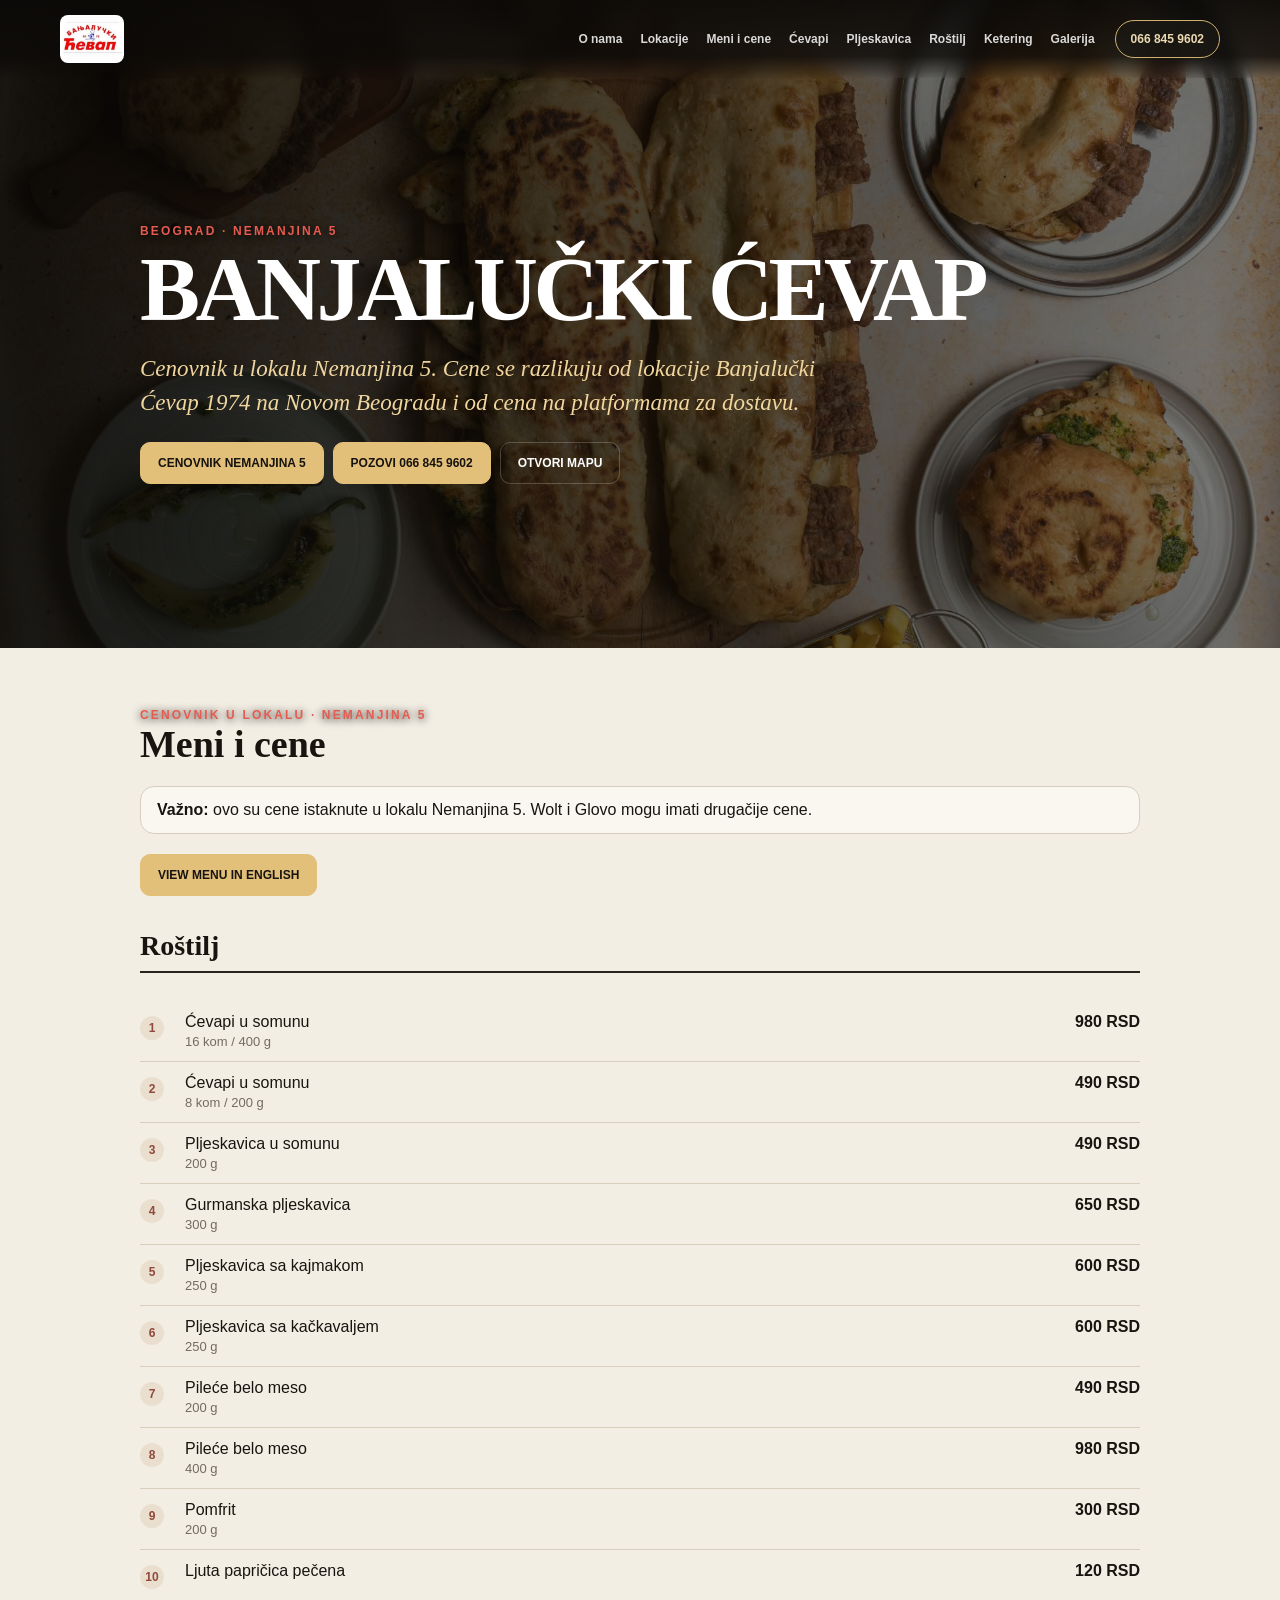
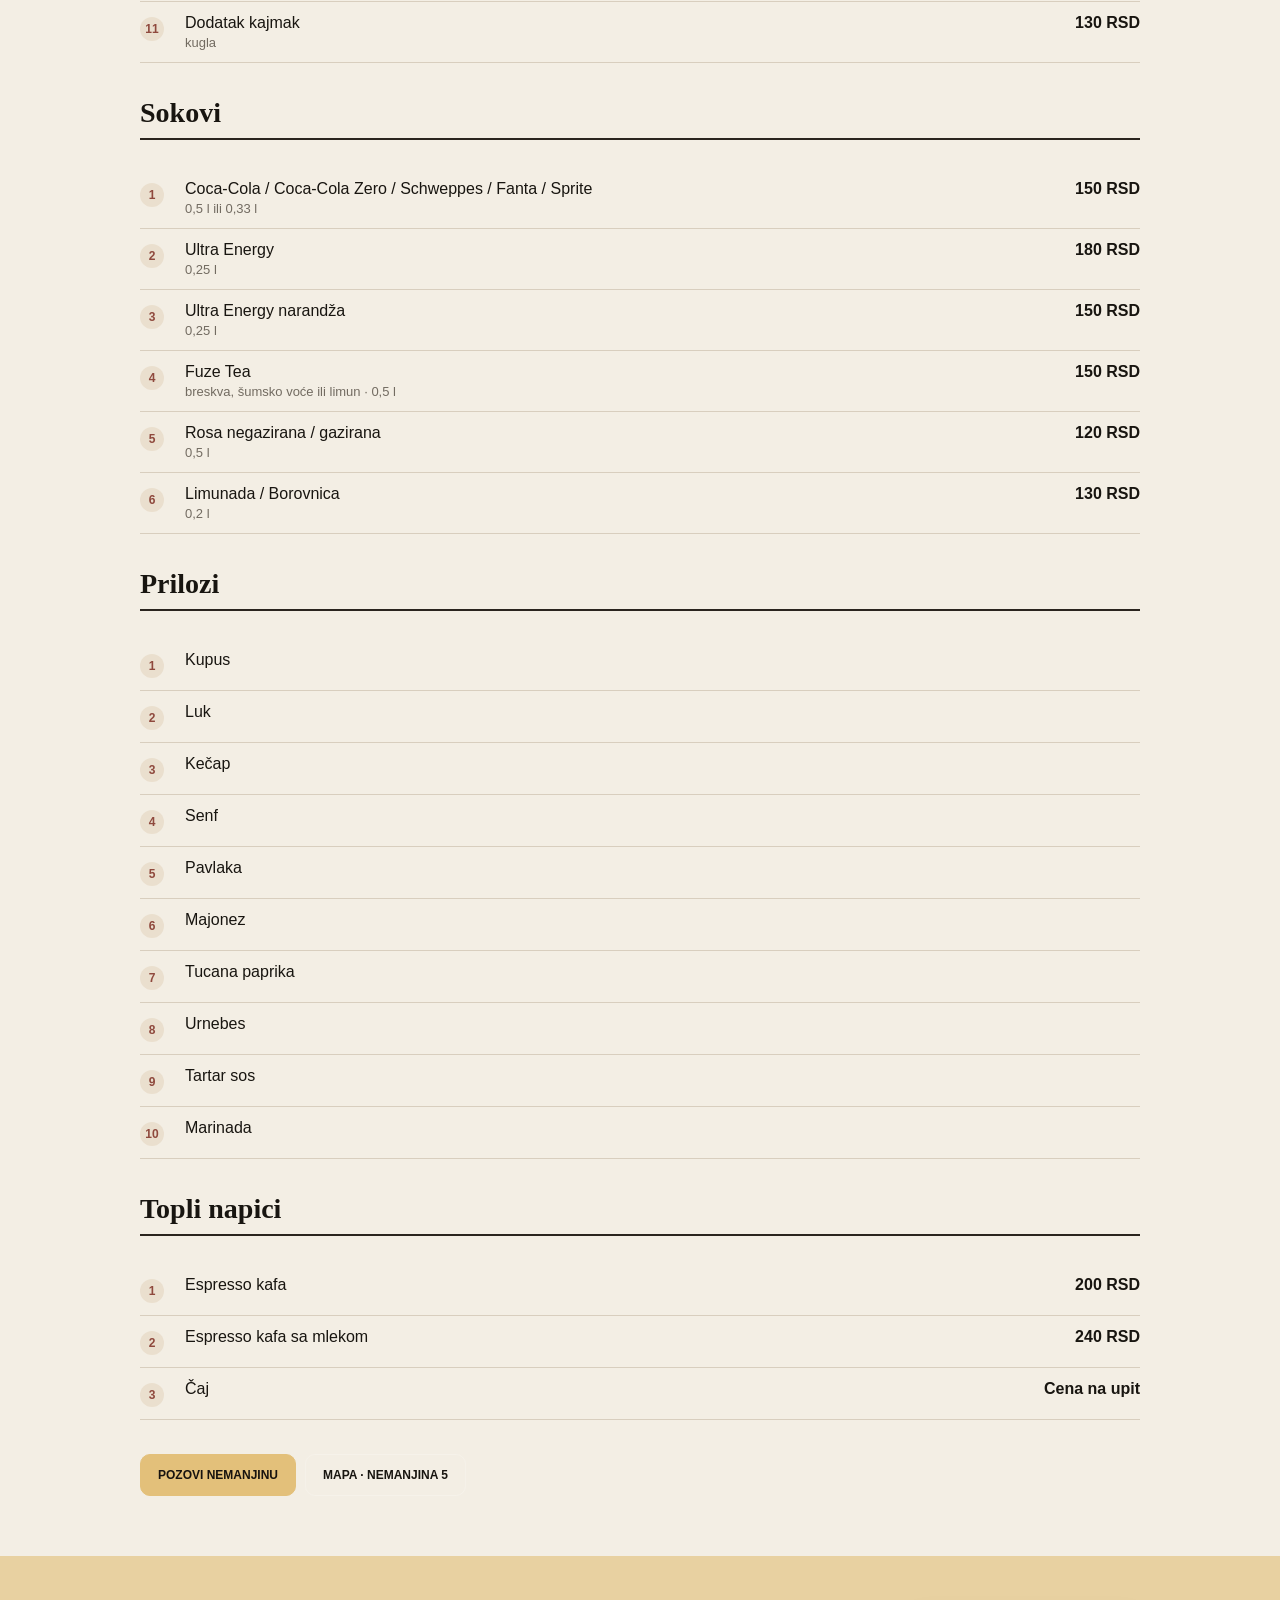
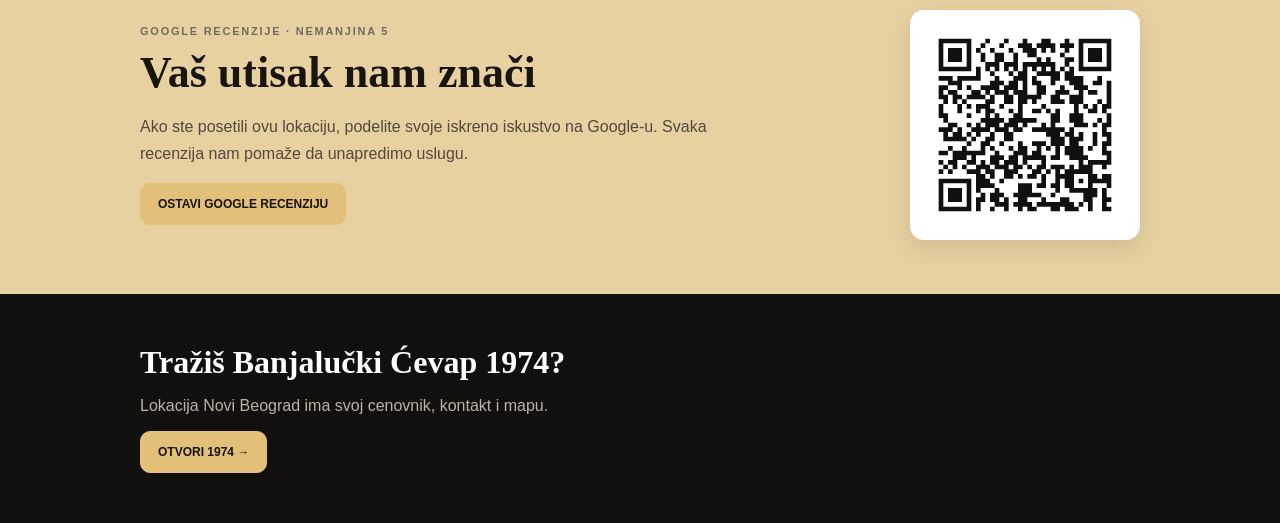
<file: nemanjina-5/index.html>
<!doctype html><html lang="sr"><head><meta charset="utf-8"><meta name="viewport" content="width=device-width,initial-scale=1"><title>Banjalučki Ćevap Nemanjina 5 | Cenovnik, meni i kontakt</title><meta name="description" content="Banjalučki Ćevap, Nemanjina 5, Beograd. Pogledajte aktuelne cene u lokalu, meni, telefon i tačnu lokaciju na mapi."><link rel="canonical" href="https://www.banjalucki-cevap.rs/nemanjina-5/"><link rel="alternate" hreflang="sr" href="https://www.banjalucki-cevap.rs/nemanjina-5/"><link rel="alternate" hreflang="en" href="https://www.banjalucki-cevap.rs/nemanjina-5/en/index.html"><link rel="stylesheet" href="/shared-header.css"><style>*{box-sizing:border-box}body{margin:0;background:#11100e;color:#fff;font-family:Arial,sans-serif}a{text-decoration:none;color:inherit}.w{width:min(1000px,calc(100% - 34px));margin:auto}.hero{min-height:72vh;display:flex;align-items:end;padding:130px 0 70px;background:linear-gradient(90deg,#090806ed,#09080682),url('/IMG-20260912-WA0012.jpg') center/cover}.k{color:#e65b50;font-size:12px;font-weight:900;letter-spacing:.18em;text-transform:uppercase;text-shadow:0 1px 8px #000}h1{font:900 clamp(52px,8vw,90px)/.88 Georgia,serif;letter-spacing:-.05em;text-transform:uppercase;margin:12px 0 18px}.lead{font:italic 23px/1.45 Georgia,serif;color:#f0d69e;max-width:680px}.actions{display:flex;gap:9px;flex-wrap:wrap;margin-top:22px}.btn{display:inline-flex;padding:13px 17px;border-radius:10px;font-size:12px;font-weight:900;border:1px solid #ffffff35}.gold{background:#e3c07a;color:#17130f;border-color:#e3c07a}.paper{background:#f3eee4;color:#181510;padding:60px 0}.paper h2{font:800 38px Georgia,serif;margin:0 0 12px}.paper p{color:#726b61;line-height:1.65;max-width:760px}.notice{padding:14px 16px;border:1px solid #d8cebe;background:#faf7f1;border-radius:14px;margin:20px 0}.cat{margin:34px 0}.cat h3{font:800 28px Georgia,serif;border-bottom:2px solid #2a241e;padding-bottom:9px}.num{display:flex;align-items:center;justify-content:center;width:24px;height:24px;border-radius:50%;background:#eadfce;color:#8f493d;font-weight:900;font-size:12px;align-self:start;margin-top:3px}.row{display:grid;grid-template-columns:30px 1fr auto;gap:15px;padding:12px 0;border-bottom:1px solid #d8cebe}.row em{display:block;color:#726b61;font-size:13px;font-style:normal;margin-top:3px}.row strong{white-space:nowrap}.switch{padding:50px 0}.switch h2{font:800 32px Georgia,serif;margin:0 0 8px}.switch p{color:#bcb3a8}@media(max-width:700px){.hero{min-height:68vh;padding:110px 0 55px}.lead{font-size:20px}.paper p{font-size:16px}} .reviews{background:#e8d1a1;color:#181510;padding:54px 0}.reviews-inner{display:grid;grid-template-columns:1fr 230px;align-items:center;gap:30px}.review-label{font-size:11px;font-weight:900;letter-spacing:.16em;text-transform:uppercase;color:#726b61}.reviews h2{font:800 clamp(30px,5vw,44px) Georgia,serif;margin:10px 0}.reviews p{color:#51483e;line-height:1.65;max-width:620px}.review-qr{display:block;background:#fff;padding:10px;border-radius:14px;width:230px;box-shadow:0 8px 24px #241b1020}.review-qr img{display:block;width:100%;height:auto}@media(max-width:700px){.reviews-inner{grid-template-columns:1fr;gap:24px}.review-qr{width:200px}} </style></head><body><div id="sharedHeader"></div><section class="hero"><div class="w"><div class="k">BEOGRAD · NEMANJINA 5</div><h1>Banjalučki Ćevap</h1><p class="lead">Cenovnik u lokalu Nemanjina 5. Cene se razlikuju od lokacije Banjalučki Ćevap 1974 na Novom Beogradu i od cena na platformama za dostavu.</p><div class="actions"><a class="btn gold" href="#meni">CENOVNIK NEMANJINA 5</a><a class="btn gold" href="tel:+381668459602">POZOVI 066 845 9602</a><a class="btn" href="https://www.google.com/maps/dir/?api=1&destination=Banjalu%C4%8Dki+%C4%87evap%2C+Nemanjina+5a%2C+Beograd&destination_place_id=ChIJqyAIYAB7WkcRD796pO8E3ws" target="_blank" rel="noopener">OTVORI MAPU</a></div></div></section><main class="paper" id="meni"><div class="w"><div class="k">CENOVNIK U LOKALU · NEMANJINA 5</div><h2>Meni i cene</h2><div class="notice"><strong>Važno:</strong> ovo su cene istaknute u lokalu Nemanjina 5. Wolt i Glovo mogu imati drugačije cene.</div><div class="actions" style="margin:0 0 24px"><a class="btn gold" href="/nemanjina-5/en/index.html" lang="en">VIEW MENU IN ENGLISH</a></div><section class="cat"><h3>Roštilj</h3><div class="row"><span class="num" aria-hidden="true">1</span><span>Ćevapi u somunu<em>16 kom / 400 g</em></span><strong>980 RSD</strong></div><div class="row"><span class="num" aria-hidden="true">2</span><span>Ćevapi u somunu<em>8 kom / 200 g</em></span><strong>490 RSD</strong></div><div class="row"><span class="num" aria-hidden="true">3</span><span>Pljeskavica u somunu<em>200 g</em></span><strong>490 RSD</strong></div><div class="row"><span class="num" aria-hidden="true">4</span><span>Gurmanska pljeskavica<em>300 g</em></span><strong>650 RSD</strong></div><div class="row"><span class="num" aria-hidden="true">5</span><span>Pljeskavica sa kajmakom<em>250 g</em></span><strong>600 RSD</strong></div><div class="row"><span class="num" aria-hidden="true">6</span><span>Pljeskavica sa kačkavaljem<em>250 g</em></span><strong>600 RSD</strong></div><div class="row"><span class="num" aria-hidden="true">7</span><span>Pileće belo meso<em>200 g</em></span><strong>490 RSD</strong></div><div class="row"><span class="num" aria-hidden="true">8</span><span>Pileće belo meso<em>400 g</em></span><strong>980 RSD</strong></div><div class="row"><span class="num" aria-hidden="true">9</span><span>Pomfrit<em>200 g</em></span><strong>300 RSD</strong></div><div class="row"><span class="num" aria-hidden="true">10</span><span>Ljuta papričica pečena</span><strong>120 RSD</strong></div><div class="row"><span class="num" aria-hidden="true">11</span><span>Dodatak kajmak<em>kugla</em></span><strong>130 RSD</strong></div></section><section class="cat"><h3>Sokovi</h3><div class="row"><span class="num" aria-hidden="true">1</span><span>Coca-Cola / Coca-Cola Zero / Schweppes / Fanta / Sprite<em>0,5 l ili 0,33 l</em></span><strong>150 RSD</strong></div><div class="row"><span class="num" aria-hidden="true">2</span><span>Ultra Energy<em>0,25 l</em></span><strong>180 RSD</strong></div><div class="row"><span class="num" aria-hidden="true">3</span><span>Ultra Energy narandža<em>0,25 l</em></span><strong>150 RSD</strong></div><div class="row"><span class="num" aria-hidden="true">4</span><span>Fuze Tea<em>breskva, šumsko voće ili limun · 0,5 l</em></span><strong>150 RSD</strong></div><div class="row"><span class="num" aria-hidden="true">5</span><span>Rosa negazirana / gazirana<em>0,5 l</em></span><strong>120 RSD</strong></div><div class="row"><span class="num" aria-hidden="true">6</span><span>Limunada / Borovnica<em>0,2 l</em></span><strong>130 RSD</strong></div></section><section class="cat"><h3>Prilozi</h3><div class="row"><span class="num" aria-hidden="true">1</span><span>Kupus</span></div><div class="row"><span class="num" aria-hidden="true">2</span><span>Luk</span></div><div class="row"><span class="num" aria-hidden="true">3</span><span>Kečap</span></div><div class="row"><span class="num" aria-hidden="true">4</span><span>Senf</span></div><div class="row"><span class="num" aria-hidden="true">5</span><span>Pavlaka</span></div><div class="row"><span class="num" aria-hidden="true">6</span><span>Majonez</span></div><div class="row"><span class="num" aria-hidden="true">7</span><span>Tucana paprika</span></div><div class="row"><span class="num" aria-hidden="true">8</span><span>Urnebes</span></div><div class="row"><span class="num" aria-hidden="true">9</span><span>Tartar sos</span></div><div class="row"><span class="num" aria-hidden="true">10</span><span>Marinada</span></div></section><section class="cat"><h3>Topli napici</h3><div class="row"><span class="num" aria-hidden="true">1</span><span>Espresso kafa</span><strong>200 RSD</strong></div><div class="row"><span class="num" aria-hidden="true">2</span><span>Espresso kafa sa mlekom</span><strong>240 RSD</strong></div><div class="row"><span class="num" aria-hidden="true">3</span><span>Čaj</span><strong>Cena na upit</strong></div></section><div class="actions"><a class="btn gold" href="tel:+381668459602">POZOVI NEMANJINU</a><a class="btn" href="https://www.google.com/maps/dir/?api=1&destination=Banjalu%C4%8Dki+%C4%87evap%2C+Nemanjina+5a%2C+Beograd&destination_place_id=ChIJqyAIYAB7WkcRD796pO8E3ws" target="_blank" rel="noopener">MAPA · NEMANJINA 5</a></div></div></main><section class="reviews" id="recenzije"><div class="w reviews-inner"><div><div class="review-label">GOOGLE RECENZIJE · NEMANJINA 5</div><h2>Vaš utisak nam znači</h2><p>Ako ste posetili ovu lokaciju, podelite svoje iskreno iskustvo na Google-u. Svaka recenzija nam pomaže da unapredimo uslugu.</p><a class="btn gold" href="https://search.google.com/local/writereview?placeid=ChIJqyAIYAB7WkcRD796pO8E3ws" target="_blank" rel="noopener noreferrer">OSTAVI GOOGLE RECENZIJU</a></div><a class="review-qr" href="https://search.google.com/local/writereview?placeid=ChIJqyAIYAB7WkcRD796pO8E3ws" target="_blank" rel="noopener noreferrer" aria-label="Otvori Google recenziju za NEMANJINA 5"><img src="/review-nemanjina-5.svg" alt="QR kod za Google recenziju — NEMANJINA 5" width="210" height="210"></a></div></section><section class="switch"><div class="w"><h2>Tražiš Banjalučki Ćevap 1974?</h2><p>Lokacija Novi Beograd ima svoj cenovnik, kontakt i mapu.</p><a class="btn gold" href="/banjalucki-cevap-1974/">OTVORI 1974 →</a></div></section><script src="/shared-header.js"></script></body></html>
</file>
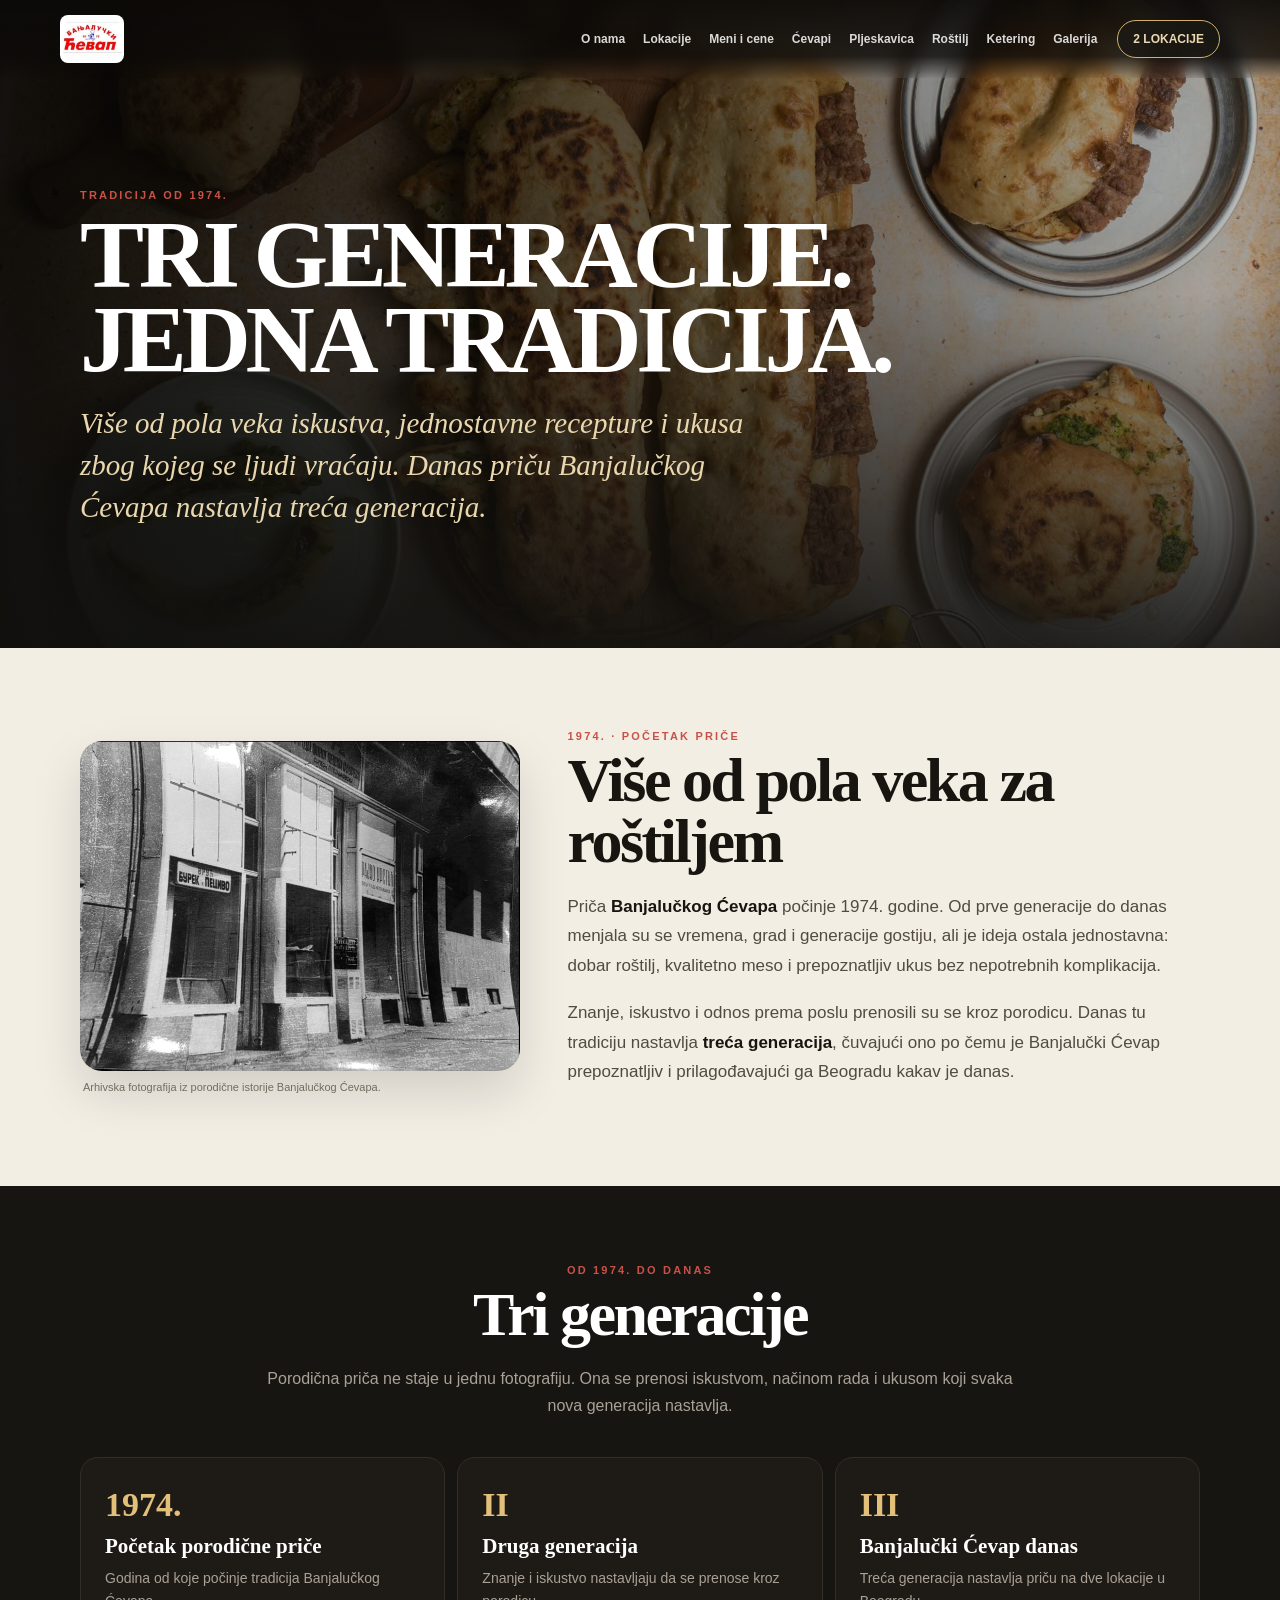
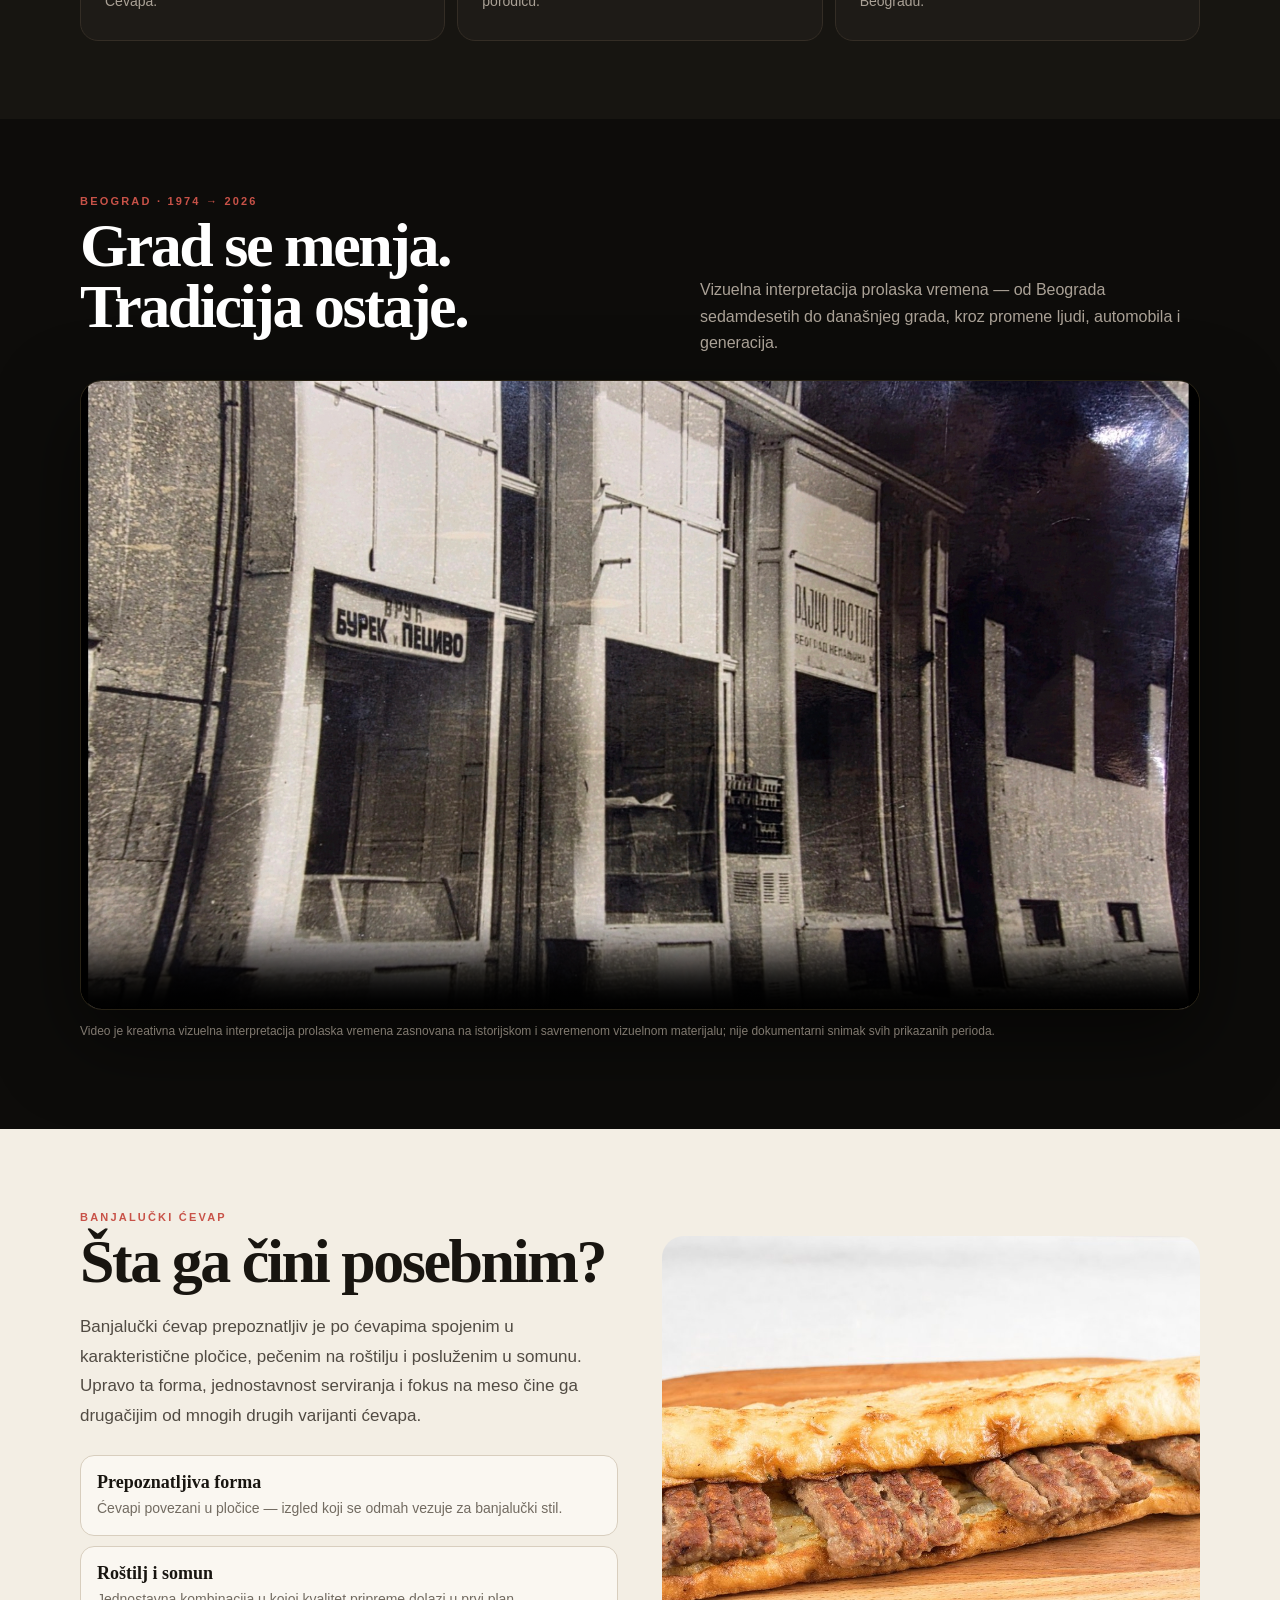
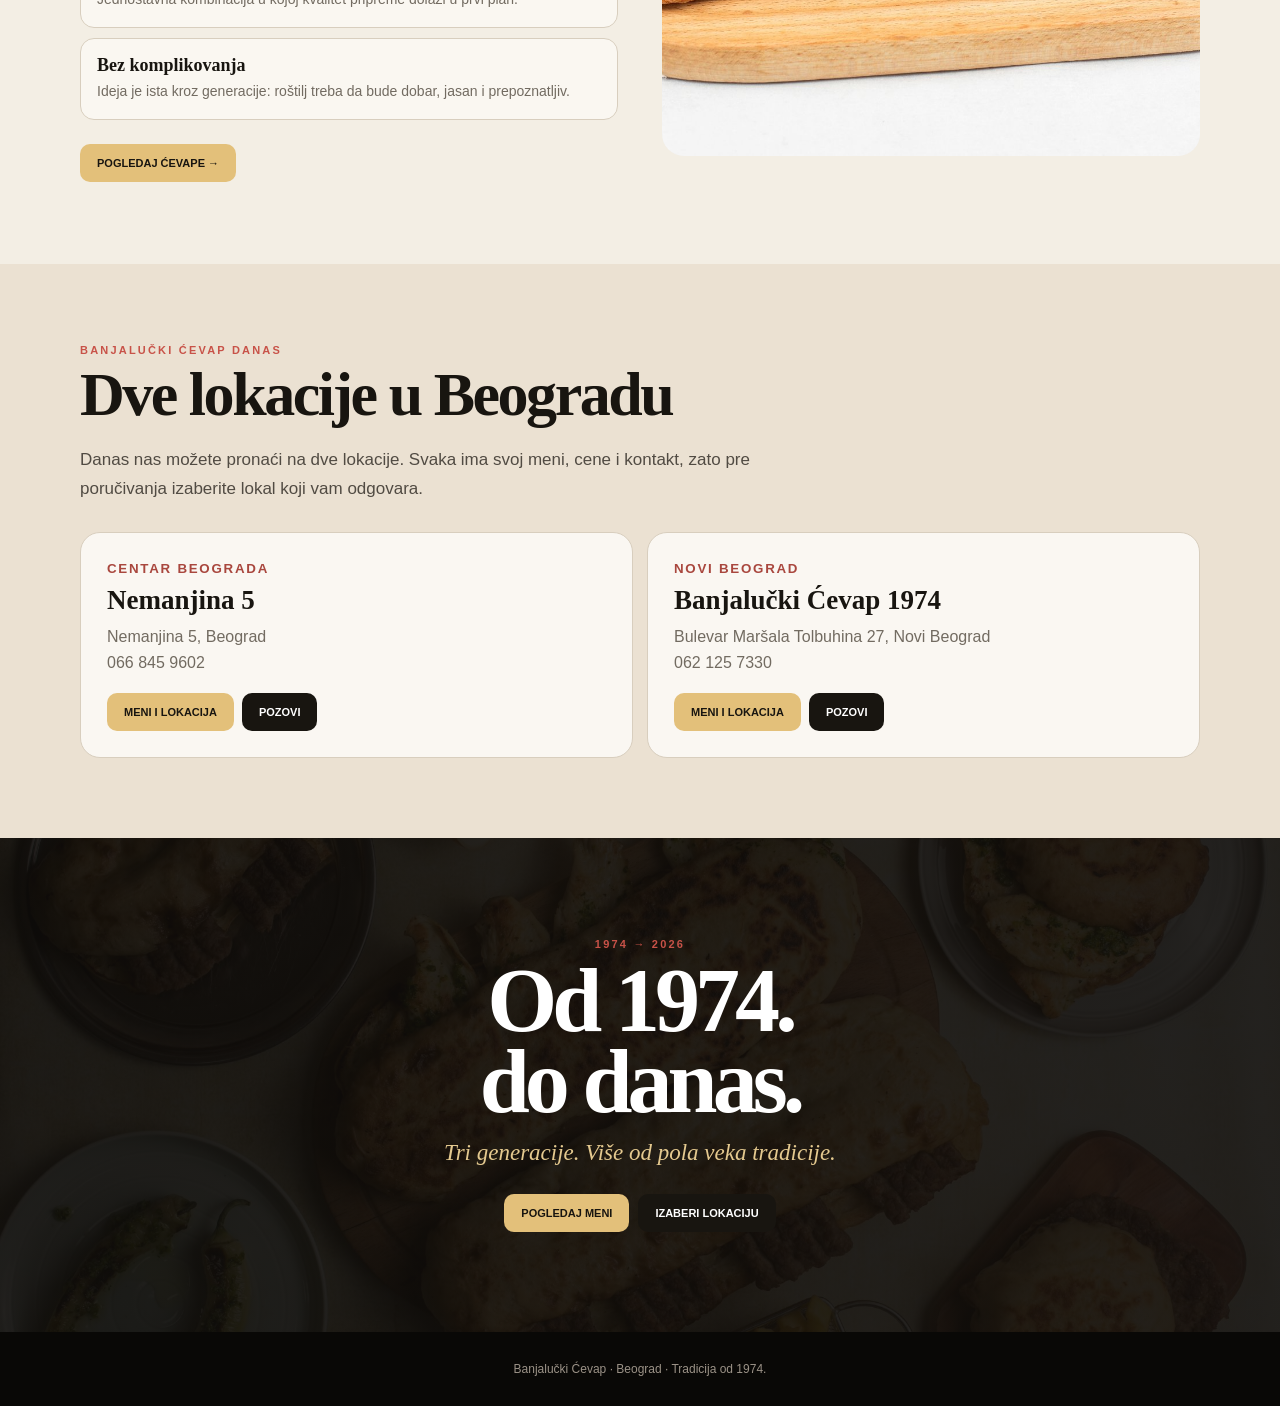
<file: o-nama/index.html>
<!doctype html><html lang="sr"><head><meta charset="utf-8"><meta name="viewport" content="width=device-width,initial-scale=1"><meta name="theme-color" content="#11100e"><title>O nama | Banjalučki Ćevap – tradicija od 1974.</title><meta name="description" content="Priča Banjalučkog Ćevapa traje od 1974. godine i kroz tri generacije. Upoznajte tradiciju, banjalučki ćevap i naše dve lokacije u Beogradu."><link rel="canonical" href="https://www.banjalucki-cevap.rs/o-nama/"><meta property="og:type" content="website"><meta property="og:title" content="O nama | Banjalučki Ćevap – od 1974."><meta property="og:description" content="Više od pola veka tradicije. Tri generacije. Banjalučki Ćevap danas na dve lokacije u Beogradu."><meta property="og:image" content="https://www.banjalucki-cevap.rs/banjalucki-cevap.jpg"><link rel="stylesheet" href="/shared-header.css"><script type="application/ld+json">{"@context":"https://schema.org","@type":"AboutPage","name":"O nama – Banjalučki Ćevap","url":"https://www.banjalucki-cevap.rs/o-nama/","description":"Priča Banjalučkog Ćevapa od 1974. godine kroz tri generacije.","about":{"@type":"Organization","name":"Banjalučki Ćevap","foundingDate":"1974"}}</script><style>:root{--bg:#11100e;--cream:#f3eee4;--ink:#181510;--muted:#726b61;--gold:#e3c07a;--red:#a9473e;--line:#d8cebe}*{box-sizing:border-box}html{scroll-behavior:smooth}body{margin:0;background:var(--bg);color:#fff;font-family:Arial,sans-serif}a{color:inherit;text-decoration:none}img,video{display:block;width:100%}.w{width:min(1120px,calc(100% - 40px));margin:auto}.eyebrow{font-size:11px;letter-spacing:.2em;text-transform:uppercase;font-weight:900;color:#c85248}.hero{min-height:72svh;padding:150px 0 80px;display:flex;align-items:end;position:relative;overflow:hidden;background:linear-gradient(90deg,#090806f2,#090806ad 48%,#09080642),url('/IMG-20260912-WA0012.jpg') center/cover}.hero:after{content:"";position:absolute;inset:0;background:linear-gradient(0deg,#11100ed8,transparent 55%)}.hero .w{position:relative;z-index:2}.hero h1{font:900 clamp(54px,8vw,96px)/.88 Georgia,serif;letter-spacing:-.055em;text-transform:uppercase;max-width:820px;margin:12px 0 20px}.hero p{font:italic clamp(20px,2.7vw,29px)/1.45 Georgia,serif;color:#ead7ae;max-width:720px;margin:0}.intro{background:var(--cream);color:var(--ink);padding:82px 0}.intro-grid{display:grid;grid-template-columns:.82fr 1.18fr;gap:48px;align-items:center}.archive{border-radius:22px;overflow:hidden;background:#d9d0c4;box-shadow:0 22px 50px #0002}.archive img{aspect-ratio:4/3;object-fit:cover;filter:grayscale(1);}.caption{font-size:11px;color:var(--muted);padding:10px 3px 0}.title{font:900 clamp(38px,5vw,62px)/.98 Georgia,serif;letter-spacing:-.04em;margin:8px 0 20px}.copy{font-size:17px;line-height:1.75;color:#514b43}.copy strong{color:var(--ink)}.timeline{padding:78px 0;background:#171511}.timeline-head{text-align:center;max-width:760px;margin:auto}.timeline-head p{color:#aaa196;line-height:1.7}.timeline-grid{display:grid;grid-template-columns:repeat(3,1fr);gap:12px;margin-top:38px}.era{padding:28px 24px;border:1px solid #342d25;background:#1e1b17;border-radius:18px}.era b{display:block;color:var(--gold);font:900 34px Georgia,serif;margin-bottom:10px}.era h3{font:800 21px Georgia,serif;margin:0 0 8px}.era p{margin:0;color:#aaa196;line-height:1.6;font-size:14px}.film{padding:76px 0;background:#0d0c0a}.film-head{display:flex;justify-content:space-between;align-items:end;gap:30px;margin-bottom:24px}.film-head p{max-width:500px;color:#aaa196;line-height:1.65;margin:0}.film-frame{border-radius:22px;overflow:hidden;aspect-ratio:16/9;background:#000;border:1px solid #c7a86b33;box-shadow:0 30px 80px #0008}.film-frame video{height:100%;object-fit:cover}.film-note{color:#817970;font-size:12px;line-height:1.55;margin-top:12px}.what{background:var(--cream);color:var(--ink);padding:82px 0}.what-grid{display:grid;grid-template-columns:1fr 1fr;gap:44px;align-items:center}.food-photo{border-radius:22px;overflow:hidden;height:520px}.food-photo img{height:100%;object-fit:cover}.facts{display:grid;gap:10px;margin:24px 0}.fact{padding:16px;border:1px solid var(--line);background:#faf7f1;border-radius:14px}.fact strong{font:800 18px Georgia,serif;display:block;margin-bottom:5px}.fact span{color:var(--muted);font-size:14px;line-height:1.55}.btn{display:inline-flex;padding:13px 17px;border-radius:10px;font-size:11px;font-weight:900;background:#181510;color:#fff}.btn.gold{background:var(--gold);color:var(--ink)}.locations{padding:80px 0;background:#ebe1d2;color:var(--ink)}.location-grid{display:grid;grid-template-columns:1fr 1fr;gap:14px;margin-top:28px}.location{padding:26px;background:#faf7f2;border:1px solid var(--line);border-radius:20px}.location small{color:var(--red);font-weight:900;letter-spacing:.13em}.location h3{font:800 27px Georgia,serif;margin:8px 0}.location p{color:var(--muted);line-height:1.6;margin:0}.location-actions{display:flex;gap:8px;flex-wrap:wrap;margin-top:18px}.final{padding:100px 0;text-align:center;background:linear-gradient(#0e0c0ae8,#0e0c0ae8),url('/IMG-20260912-WA0002.jpg') center/cover}.final .big{font:900 clamp(48px,8vw,90px)/.9 Georgia,serif;letter-spacing:-.055em;margin:10px auto 18px;max-width:900px}.final p{font:italic 23px Georgia,serif;color:#e4c98f;margin:0 auto 28px}.final-actions{display:flex;justify-content:center;gap:9px;flex-wrap:wrap}footer{padding:30px 0;background:#090806;color:#9b9287;font-size:12px;text-align:center}@media(max-width:760px){.w{width:min(100% - 30px,1120px)}.hero{min-height:68svh;padding:120px 0 54px}.hero h1{font-size:54px}.hero p{font-size:20px}.intro,.timeline,.film,.what,.locations{padding:58px 0}.intro-grid,.what-grid,.location-grid,.timeline-grid{grid-template-columns:1fr}.intro-grid{gap:30px}.archive{order:1}.intro-copy{order:2}.copy{font-size:16px}.film-head{display:block}.film-head p{margin-top:12px}.film-frame{aspect-ratio:9/13}.film-frame video{object-fit:cover}.food-photo{height:390px}.location-actions .btn{flex:1}.final{padding:74px 0}.final .big{font-size:52px}.final p{font-size:20px}}</style></head><body><div id="sharedHeader"></div><main><section class="hero"><div class="w"><div class="eyebrow">TRADICIJA OD 1974.</div><h1>Tri generacije.<br>Jedna tradicija.</h1><p>Više od pola veka iskustva, jednostavne recepture i ukusa zbog kojeg se ljudi vraćaju. Danas priču Banjalučkog Ćevapa nastavlja treća generacija.</p></div></section><section class="intro"><div class="w intro-grid"><div><figure style="margin:0"><div class="archive"><img src="/banjalucki-cevap.jpg" alt="Arhivska fotografija iz istorije Banjalučkog Ćevapa" loading="eager"></div><figcaption class="caption">Arhivska fotografija iz porodične istorije Banjalučkog Ćevapa.</figcaption></figure></div><div class="intro-copy"><div class="eyebrow">1974. · POČETAK PRIČE</div><h2 class="title">Više od pola veka za roštiljem</h2><div class="copy"><p>Priča <strong>Banjalučkog Ćevapa</strong> počinje 1974. godine. Od prve generacije do danas menjala su se vremena, grad i generacije gostiju, ali je ideja ostala jednostavna: dobar roštilj, kvalitetno meso i prepoznatljiv ukus bez nepotrebnih komplikacija.</p><p>Znanje, iskustvo i odnos prema poslu prenosili su se kroz porodicu. Danas tu tradiciju nastavlja <strong>treća generacija</strong>, čuvajući ono po čemu je Banjalučki Ćevap prepoznatljiv i prilagođavajući ga Beogradu kakav je danas.</p></div></div></div></section><section class="timeline"><div class="w"><div class="timeline-head"><div class="eyebrow">OD 1974. DO DANAS</div><h2 class="title">Tri generacije</h2><p>Porodična priča ne staje u jednu fotografiju. Ona se prenosi iskustvom, načinom rada i ukusom koji svaka nova generacija nastavlja.</p></div><div class="timeline-grid"><article class="era"><b>1974.</b><h3>Početak porodične priče</h3><p>Godina od koje počinje tradicija Banjalučkog Ćevapa.</p></article><article class="era"><b>II</b><h3>Druga generacija</h3><p>Znanje i iskustvo nastavljaju da se prenose kroz porodicu.</p></article><article class="era"><b>III</b><h3>Banjalučki Ćevap danas</h3><p>Treća generacija nastavlja priču na dve lokacije u Beogradu.</p></article></div></div></section><section class="film"><div class="w"><div class="film-head"><div><div class="eyebrow">BEOGRAD · 1974 → 2026</div><h2 class="title">Grad se menja. Tradicija ostaje.</h2></div><p>Vizuelna interpretacija prolaska vremena — od Beograda sedamdesetih do današnjeg grada, kroz promene ljudi, automobila i generacija.</p></div><div class="film-frame"><video controls playsinline preload="metadata" poster="/banjalucki-cevap.jpg"><source src="/Time_passing_in_Belgrade_20260916022254.mp4" type="video/mp4">Vaš pregledač ne podržava video.</video></div><p class="film-note">Video je kreativna vizuelna interpretacija prolaska vremena zasnovana na istorijskom i savremenom vizuelnom materijalu; nije dokumentarni snimak svih prikazanih perioda.</p></div></section><section class="what"><div class="w what-grid"><div><div class="eyebrow">BANJALUČKI ĆEVAP</div><h2 class="title">Šta ga čini posebnim?</h2><div class="copy"><p>Banjalučki ćevap prepoznatljiv je po ćevapima spojenim u karakteristične pločice, pečenim na roštilju i posluženim u somunu. Upravo ta forma, jednostavnost serviranja i fokus na meso čine ga drugačijim od mnogih drugih varijanti ćevapa.</p></div><div class="facts"><div class="fact"><strong>Prepoznatljiva forma</strong><span>Ćevapi povezani u pločice — izgled koji se odmah vezuje za banjalučki stil.</span></div><div class="fact"><strong>Roštilj i somun</strong><span>Jednostavna kombinacija u kojoj kvalitet pripreme dolazi u prvi plan.</span></div><div class="fact"><strong>Bez komplikovanja</strong><span>Ideja je ista kroz generacije: roštilj treba da bude dobar, jasan i prepoznatljiv.</span></div></div><a class="btn gold" href="/cevapi-beograd/">POGLEDAJ ĆEVAPE →</a></div><div class="food-photo"><img src="/%C4%86evapi%20300gr.jpeg" alt="Banjalučki ćevapi u somunu – Banjalučki Ćevap Beograd" loading="lazy"></div></div></section><section class="locations" id="lokacije"><div class="w"><div class="eyebrow">BANJALUČKI ĆEVAP DANAS</div><h2 class="title">Dve lokacije u Beogradu</h2><p class="copy" style="max-width:760px">Danas nas možete pronaći na dve lokacije. Svaka ima svoj meni, cene i kontakt, zato pre poručivanja izaberite lokal koji vam odgovara.</p><div class="location-grid"><article class="location"><small>CENTAR BEOGRADA</small><h3>Nemanjina 5</h3><p>Nemanjina 5, Beograd<br>066 845 9602</p><div class="location-actions"><a class="btn gold" href="/nemanjina-5/">MENI I LOKACIJA</a><a class="btn" href="tel:+381668459602">POZOVI</a></div></article><article class="location"><small>NOVI BEOGRAD</small><h3>Banjalučki Ćevap 1974</h3><p>Bulevar Maršala Tolbuhina 27, Novi Beograd<br>062 125 7330</p><div class="location-actions"><a class="btn gold" href="/banjalucki-cevap-1974/">MENI I LOKACIJA</a><a class="btn" href="tel:+381621257330">POZOVI</a></div></article></div></div></section><section class="final"><div class="w"><div class="eyebrow">1974 → 2026</div><div class="big">Od 1974.<br>do danas.</div><p>Tri generacije. Više od pola veka tradicije.</p><div class="final-actions"><a class="btn gold" href="/#meni">POGLEDAJ MENI</a><a class="btn" href="/#lokacije">IZABERI LOKACIJU</a></div></div></section></main><footer><div class="w">Banjalučki Ćevap · Beograd · Tradicija od 1974.</div></footer><script src="/shared-header.js"></script></body></html>
</file>
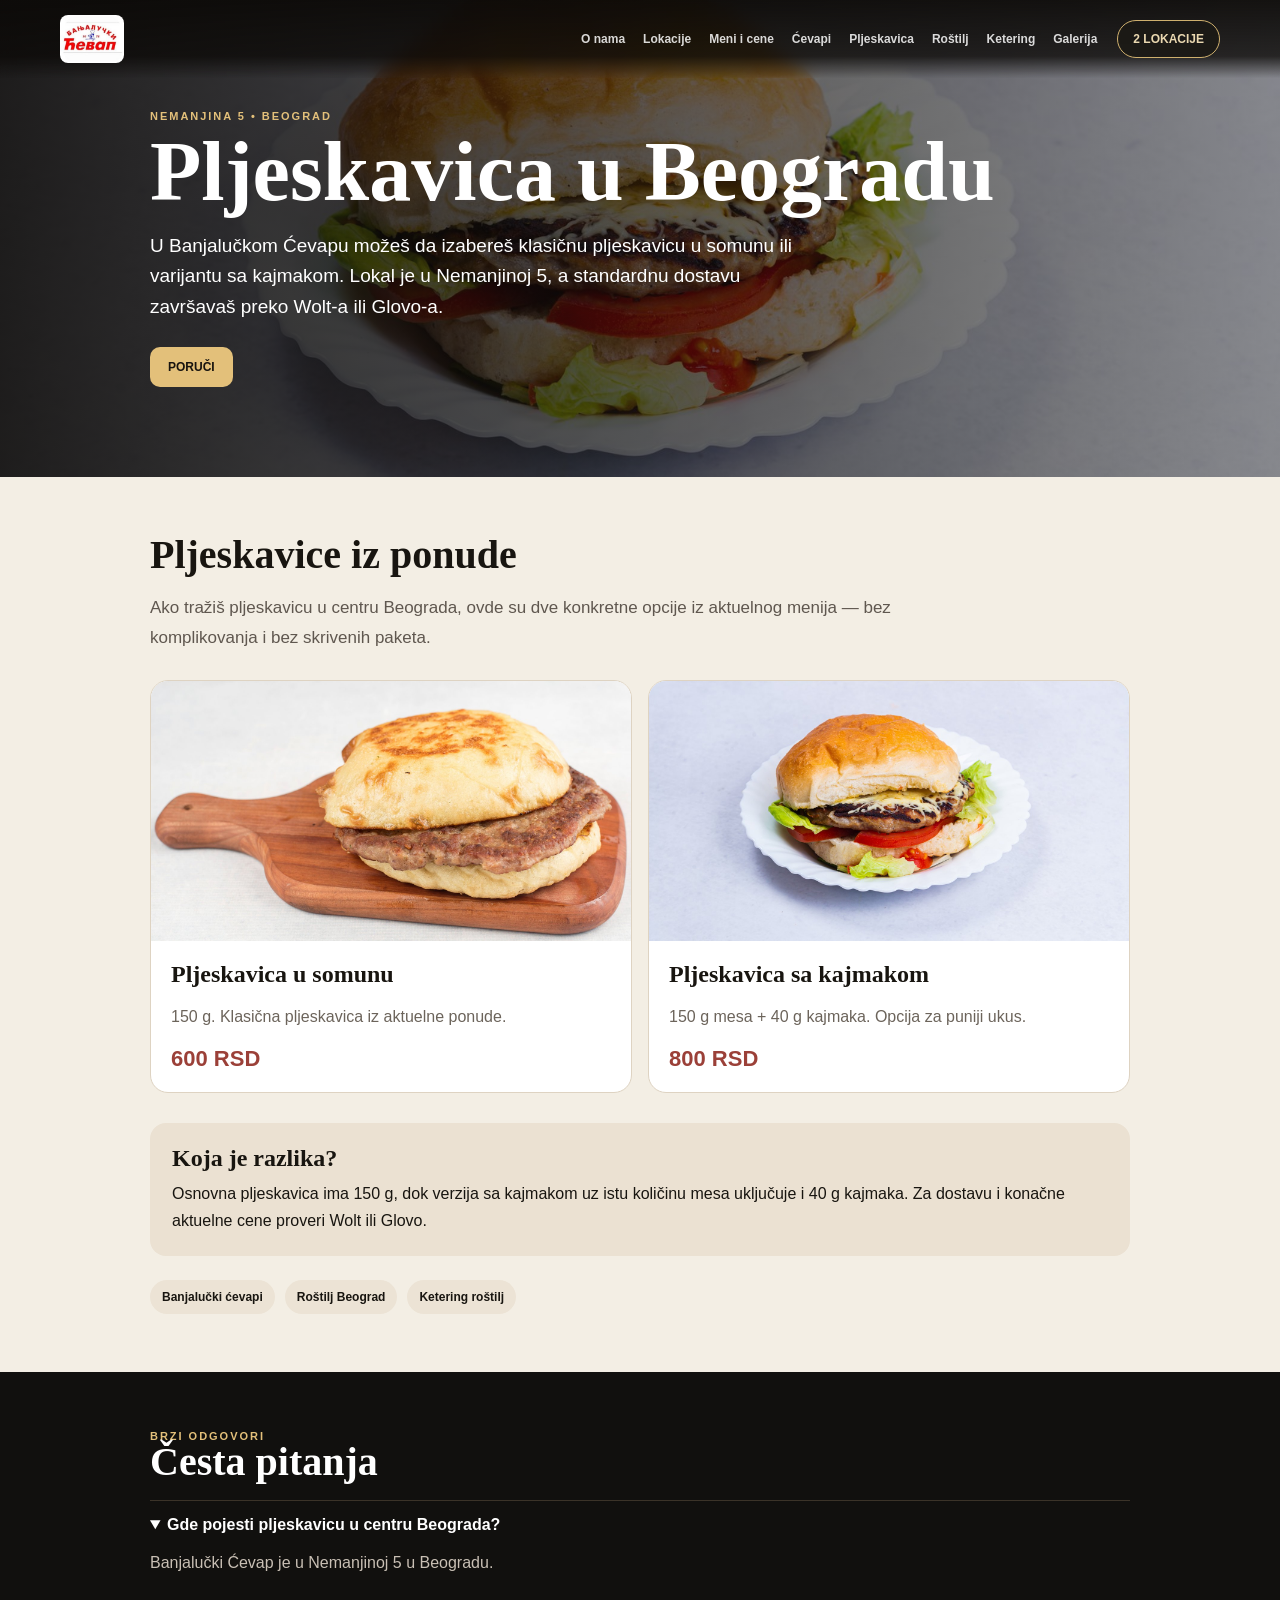
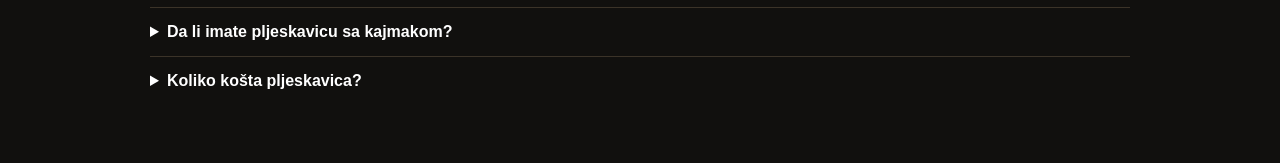
<file: pljeskavica-beograd/index.html>
<!doctype html><html lang="sr"><head><meta charset="utf-8"><meta name="viewport" content="width=device-width,initial-scale=1"><title>Pljeskavica Beograd | Banjalučki Ćevap, Nemanjina 5</title><meta name="description" content="Pljeskavica u somunu u Beogradu, Nemanjina 5. Pljeskavica 150 g i pljeskavica sa kajmakom 150 g + 40 g kajmaka. Wolt, Glovo i direktan kontakt."><link rel="canonical" href="https://www.banjalucki-cevap.rs/pljeskavica-beograd/"><meta property="og:title" content="Pljeskavica Beograd | Banjalučki Ćevap"><meta property="og:description" content="Pljeskavica i pljeskavica sa kajmakom u Nemanjinoj 5, Beograd."><meta property="og:image" content="https://www.banjalucki-cevap.rs/Pljeskavica-sa-kajmakom.jpeg"><script type="application/ld+json">{"@context":"https://schema.org","@graph":[{"@type":"Restaurant","@id":"https://www.banjalucki-cevap.rs/#restaurant","name":"Banjalučki Ćevap","telephone":"+381668459602","url":"https://www.banjalucki-cevap.rs/","address":{"@type":"PostalAddress","streetAddress":"Nemanjina 5","addressLocality":"Beograd","addressCountry":"RS"}},{"@type":"BreadcrumbList","itemListElement":[{"@type":"ListItem","position":1,"name":"Početna","item":"https://www.banjalucki-cevap.rs/"},{"@type":"ListItem","position":2,"name":"Pljeskavica Beograd","item":"https://www.banjalucki-cevap.rs/pljeskavica-beograd/"}]},{"@type":"FAQPage","mainEntity":[{"@type":"Question","name":"Gde pojesti pljeskavicu u centru Beograda?","acceptedAnswer":{"@type":"Answer","text":"Banjalučki Ćevap se nalazi u Nemanjinoj 5 u Beogradu i u ponudi ima pljeskavicu u somunu."}},{"@type":"Question","name":"Da li postoji pljeskavica sa kajmakom?","acceptedAnswer":{"@type":"Answer","text":"Da. U aktuelnoj ponudi je pljeskavica sa kajmakom, 150 g mesa i 40 g kajmaka."}},{"@type":"Question","name":"Koliko košta pljeskavica?","acceptedAnswer":{"@type":"Answer","text":"Pljeskavica 150 g je 600 RSD, a pljeskavica sa kajmakom 800 RSD. Za dostavu proverite aktuelnu cenu na Wolt-u ili Glovo-u."}}]}]}</script><style>body{margin:0;background:#f3eee4;color:#181510;font-family:Arial,sans-serif}a{text-decoration:none;color:inherit}.w{width:min(980px,calc(100% - 32px));margin:auto}.hero{background:linear-gradient(90deg,#0c0a08e8,#0c0a0870),url('../Pljeskavica-sa-kajmakom.jpeg') center/cover;color:#fff;padding:110px 0 90px}.k{font-size:11px;letter-spacing:.18em;text-transform:uppercase;color:#e3c07a;font-weight:900}h1{font:900 clamp(46px,9vw,84px)/.95 Georgia,serif;margin:10px 0 18px}.lead{font-size:19px;line-height:1.6;max-width:680px}.btn{display:inline-block;background:#e3c07a;color:#17130f;padding:13px 18px;border-radius:10px;font-weight:900;font-size:12px;margin:6px 6px 0 0}.sec{padding:58px 0}.sec h2{font:900 40px/1 Georgia,serif;margin:0 0 18px}.intro{font-size:17px;line-height:1.75;max-width:800px;color:#5f574f}.grid{display:grid;grid-template-columns:1fr 1fr;gap:16px;margin-top:28px}.card{background:#fff;border:1px solid #ded3c2;border-radius:18px;overflow:hidden}.card img{width:100%;height:260px;object-fit:cover;display:block}.card-body{padding:20px}.card strong{font:800 24px Georgia,serif}.card p{line-height:1.6;color:#6c645b}.price{font-size:22px;font-weight:900;margin-top:10px;color:#9b4038}.answer{margin-top:30px;padding:22px;background:#ebe1d2;border-radius:16px}.answer h3{font:800 24px Georgia,serif;margin:0 0 8px}.answer p{margin:0;line-height:1.7}.faq{background:#11100e;color:#fff}.faq details{border-top:1px solid #3b3328;padding:15px 0}.faq summary{font-weight:900;cursor:pointer}.faq p{color:#c9c0b5;line-height:1.6}.links{display:flex;gap:10px;flex-wrap:wrap;margin-top:24px}.links a{background:#ece3d5;padding:10px 12px;border-radius:999px;font-size:12px;font-weight:800}@media(max-width:680px){.grid{grid-template-columns:1fr}.hero{padding:90px 0 64px}.card img{height:230px}.sec{padding:44px 0}}</style><link rel="stylesheet" href="/shared-header.css"></head><body><div id="sharedHeader"></div><script src="/shared-header.js"></script><main><section class="hero"><div class="w"><div class="k">Nemanjina 5 • Beograd</div><h1>Pljeskavica u Beogradu</h1><p class="lead">U Banjalučkom Ćevapu možeš da izabereš klasičnu pljeskavicu u somunu ili varijantu sa kajmakom. Lokal je u Nemanjinoj 5, a standardnu dostavu završavaš preko Wolt-a ili Glovo-a.</p><a class="btn" href="/#poruci">PORUČI</a></div></section><section class="sec"><div class="w"><h2>Pljeskavice iz ponude</h2><p class="intro">Ako tražiš pljeskavicu u centru Beograda, ovde su dve konkretne opcije iz aktuelnog menija — bez komplikovanja i bez skrivenih paketa.</p><div class="grid"><article class="card"><img src="/Pljeskavica%20150%20gr.jpeg" alt="Pljeskavica 150 g u somunu, Banjalučki Ćevap Beograd" loading="lazy"><div class="card-body"><strong>Pljeskavica u somunu</strong><p>150 g. Klasična pljeskavica iz aktuelne ponude.</p><div class="price">600 RSD</div></div></article><article class="card"><img src="/Pljeskavica-sa-kajmakom.jpeg" alt="Pljeskavica sa kajmakom 150 g mesa i 40 g kajmaka" loading="lazy"><div class="card-body"><strong>Pljeskavica sa kajmakom</strong><p>150 g mesa + 40 g kajmaka. Opcija za puniji ukus.</p><div class="price">800 RSD</div></div></article></div><div class="answer"><h3>Koja je razlika?</h3><p>Osnovna pljeskavica ima 150 g, dok verzija sa kajmakom uz istu količinu mesa uključuje i 40 g kajmaka. Za dostavu i konačne aktuelne cene proveri Wolt ili Glovo.</p></div><div class="links"><a href="/cevapi-beograd/">Banjalučki ćevapi</a><a href="/rostilj-beograd/">Roštilj Beograd</a><a href="/ketering-rostilj-beograd/">Ketering roštilj</a></div></div></section><section class="sec faq"><div class="w"><div class="k">Brzi odgovori</div><h2>Česta pitanja</h2><details open><summary>Gde pojesti pljeskavicu u centru Beograda?</summary><p>Banjalučki Ćevap je u Nemanjinoj 5 u Beogradu.</p></details><details><summary>Da li imate pljeskavicu sa kajmakom?</summary><p>Da. Aktuelna ponuda uključuje pljeskavicu sa 150 g mesa i 40 g kajmaka.</p></details><details><summary>Koliko košta pljeskavica?</summary><p>Pljeskavica 150 g je 600 RSD, a varijanta sa kajmakom 800 RSD. Za dostavu proveri aktuelnu cenu na platformi.</p></details></div></section></main></body></html>
</file>
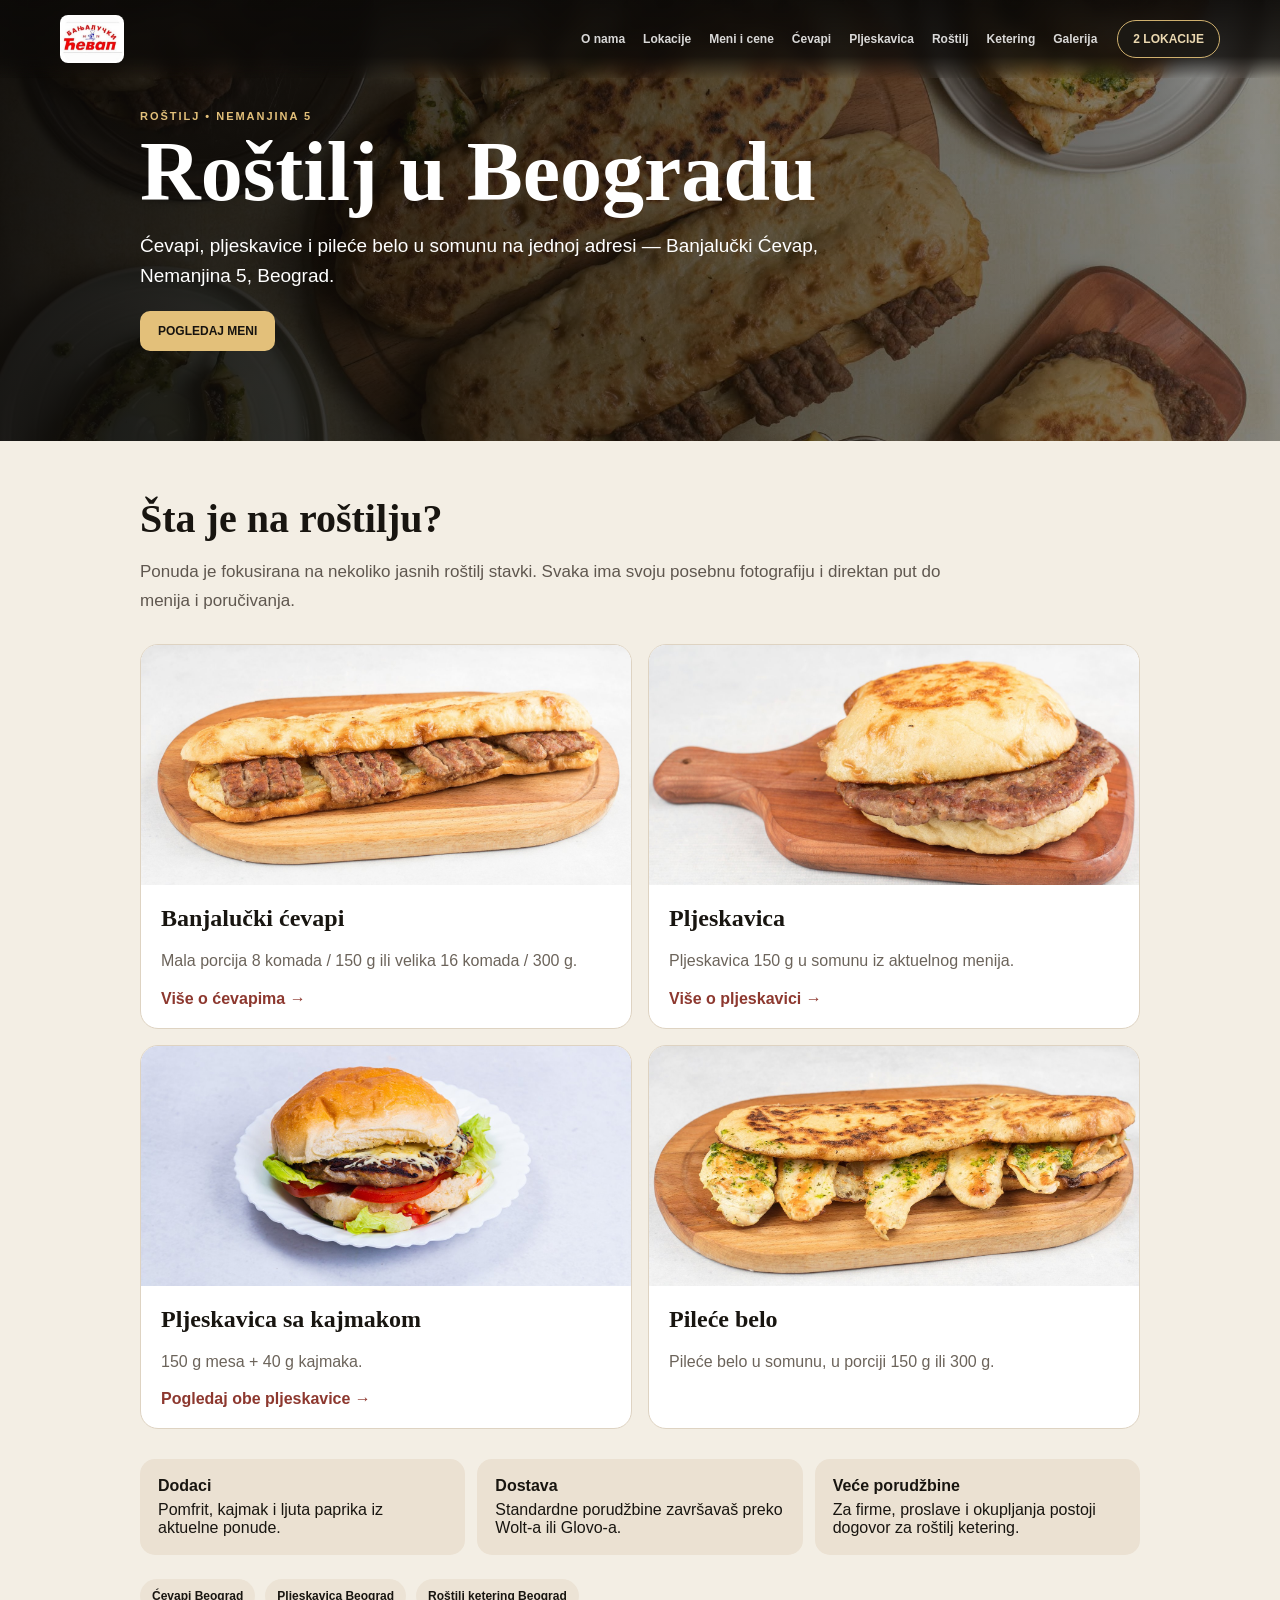
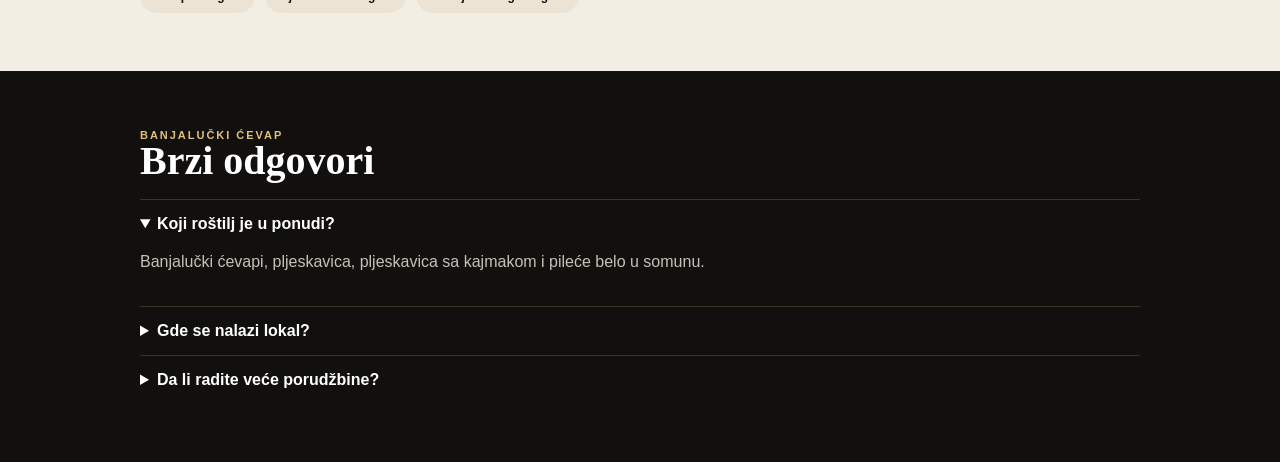
<file: rostilj-beograd/index.html>
<!doctype html><html lang="sr"><head><meta charset="utf-8"><meta name="viewport" content="width=device-width,initial-scale=1"><title>Roštilj Beograd | Ćevapi, pljeskavice i piletina | Nemanjina 5</title><meta name="description" content="Roštilj u Beogradu u Nemanjinoj 5: banjalučki ćevapi, pljeskavica, pljeskavica sa kajmakom i pileće belo u somunu. Banjalučki Ćevap."><link rel="canonical" href="https://www.banjalucki-cevap.rs/rostilj-beograd/"><meta property="og:title" content="Roštilj Beograd | Banjalučki Ćevap"><meta property="og:description" content="Ćevapi, pljeskavice i pileće belo u Nemanjinoj 5, Beograd."><meta property="og:image" content="https://www.banjalucki-cevap.rs/IMG-20260912-WA0002.jpg"><script type="application/ld+json">{"@context":"https://schema.org","@graph":[{"@type":"Restaurant","@id":"https://www.banjalucki-cevap.rs/#restaurant","name":"Banjalučki Ćevap","telephone":"+381668459602","servesCuisine":["Roštilj","Banjalučki ćevapi"],"address":{"@type":"PostalAddress","streetAddress":"Nemanjina 5","addressLocality":"Beograd","addressCountry":"RS"}},{"@type":"BreadcrumbList","itemListElement":[{"@type":"ListItem","position":1,"name":"Početna","item":"https://www.banjalucki-cevap.rs/"},{"@type":"ListItem","position":2,"name":"Roštilj Beograd","item":"https://www.banjalucki-cevap.rs/rostilj-beograd/"}]},{"@type":"FAQPage","mainEntity":[{"@type":"Question","name":"Koji roštilj je u ponudi?","acceptedAnswer":{"@type":"Answer","text":"Ponuda uključuje banjalučke ćevape, pljeskavicu, pljeskavicu sa kajmakom i pileće belo u somunu."}},{"@type":"Question","name":"Gde se nalazi Banjalučki Ćevap u Beogradu?","acceptedAnswer":{"@type":"Answer","text":"Lokal se nalazi u Nemanjinoj 5, Beograd."}},{"@type":"Question","name":"Da li mogu da poručim roštilj za veću grupu?","acceptedAnswer":{"@type":"Answer","text":"Da. Banjalučki Ćevap prima veće porudžbine i upite za roštilj ketering, uz dogovor direktno sa lokalom."}}]}]}</script><style>body{margin:0;background:#f3eee4;color:#181510;font-family:Arial,sans-serif}a{text-decoration:none;color:inherit}.w{width:min(1000px,calc(100% - 32px));margin:auto}.hero{background:linear-gradient(90deg,#0c0a08ed,#0c0a0875),url('../IMG-20260912-WA0002.jpg') center/cover;color:#fff;padding:110px 0 90px}.k{font-size:11px;letter-spacing:.18em;text-transform:uppercase;color:#e3c07a;font-weight:900}h1{font:900 clamp(46px,9vw,84px)/.95 Georgia,serif;margin:10px 0 18px}.lead{font-size:19px;line-height:1.6;max-width:700px}.btn{display:inline-block;background:#e3c07a;color:#17130f;padding:13px 18px;border-radius:10px;font-weight:900;font-size:12px}.sec{padding:58px 0}.sec h2{font:900 40px/1 Georgia,serif;margin:0 0 18px}.intro{font-size:17px;line-height:1.75;max-width:820px;color:#5f574f}.grid{display:grid;grid-template-columns:repeat(2,1fr);gap:16px;margin-top:28px}.card{background:#fff;border:1px solid #ded3c2;border-radius:18px;overflow:hidden}.card img{width:100%;height:240px;object-fit:cover;display:block}.card-body{padding:20px}.card strong{font:800 24px Georgia,serif}.card p{line-height:1.6;color:#6c645b}.card a{font-weight:900;color:#8d382f}.strip{display:grid;grid-template-columns:repeat(3,1fr);gap:12px;margin-top:30px}.strip div{background:#ebe1d2;border-radius:15px;padding:18px}.strip b{display:block;margin-bottom:6px}.faq{background:#11100e;color:#fff}.faq details{border-top:1px solid #3b3328;padding:15px 0}.faq summary{font-weight:900;cursor:pointer}.faq p{color:#c9c0b5;line-height:1.6}.links{display:flex;gap:10px;flex-wrap:wrap;margin-top:24px}.links a{background:#ece3d5;padding:10px 12px;border-radius:999px;font-size:12px;font-weight:800}@media(max-width:680px){.grid,.strip{grid-template-columns:1fr}.hero{padding:90px 0 64px}.card img{height:220px}.sec{padding:44px 0}}</style><link rel="stylesheet" href="/shared-header.css"></head><body><div id="sharedHeader"></div><script src="/shared-header.js"></script><main><section class="hero"><div class="w"><div class="k">Roštilj • Nemanjina 5</div><h1>Roštilj u Beogradu</h1><p class="lead">Ćevapi, pljeskavice i pileće belo u somunu na jednoj adresi — Banjalučki Ćevap, Nemanjina 5, Beograd.</p><a class="btn" href="/#meni">POGLEDAJ MENI</a></div></section><section class="sec"><div class="w"><h2>Šta je na roštilju?</h2><p class="intro">Ponuda je fokusirana na nekoliko jasnih roštilj stavki. Svaka ima svoju posebnu fotografiju i direktan put do menija i poručivanja.</p><div class="grid"><article class="card"><img src="/%C4%86evapi%20300gr.jpeg" alt="Banjalučki ćevapi 300 g u somunu" loading="lazy"><div class="card-body"><strong>Banjalučki ćevapi</strong><p>Mala porcija 8 komada / 150 g ili velika 16 komada / 300 g.</p><a href="/cevapi-beograd/">Više o ćevapima →</a></div></article><article class="card"><img src="/Pljeskavica%20150%20gr.jpeg" alt="Pljeskavica 150 g u somunu" loading="lazy"><div class="card-body"><strong>Pljeskavica</strong><p>Pljeskavica 150 g u somunu iz aktuelnog menija.</p><a href="/pljeskavica-beograd/">Više o pljeskavici →</a></div></article><article class="card"><img src="/Pljeskavica-sa-kajmakom.jpeg" alt="Pljeskavica sa kajmakom 150 g i 40 g kajmaka" loading="lazy"><div class="card-body"><strong>Pljeskavica sa kajmakom</strong><p>150 g mesa + 40 g kajmaka.</p><a href="/pljeskavica-beograd/">Pogledaj obe pljeskavice →</a></div></article><article class="card"><img src="/Pile%C4%87e%20belo%20300%20gr.jpeg" alt="Pileće belo 300 g u somunu" loading="lazy"><div class="card-body"><strong>Pileće belo</strong><p>Pileće belo u somunu, u porciji 150 g ili 300 g.</p></div></article></div><div class="strip"><div><b>Dodaci</b>Pomfrit, kajmak i ljuta paprika iz aktuelne ponude.</div><div><b>Dostava</b>Standardne porudžbine završavaš preko Wolt-a ili Glovo-a.</div><div><b>Veće porudžbine</b>Za firme, proslave i okupljanja postoji dogovor za roštilj ketering.</div></div><div class="links"><a href="/cevapi-beograd/">Ćevapi Beograd</a><a href="/pljeskavica-beograd/">Pljeskavica Beograd</a><a href="/ketering-rostilj-beograd/">Roštilj ketering Beograd</a></div></div></section><section class="sec faq"><div class="w"><div class="k">Banjalučki Ćevap</div><h2>Brzi odgovori</h2><details open><summary>Koji roštilj je u ponudi?</summary><p>Banjalučki ćevapi, pljeskavica, pljeskavica sa kajmakom i pileće belo u somunu.</p></details><details><summary>Gde se nalazi lokal?</summary><p>Nemanjina 5, Beograd.</p></details><details><summary>Da li radite veće porudžbine?</summary><p>Da. Za veće porudžbine i roštilj ketering ponuda se dogovara direktno sa lokalom.</p></details></div></section></main></body></html>
</file>
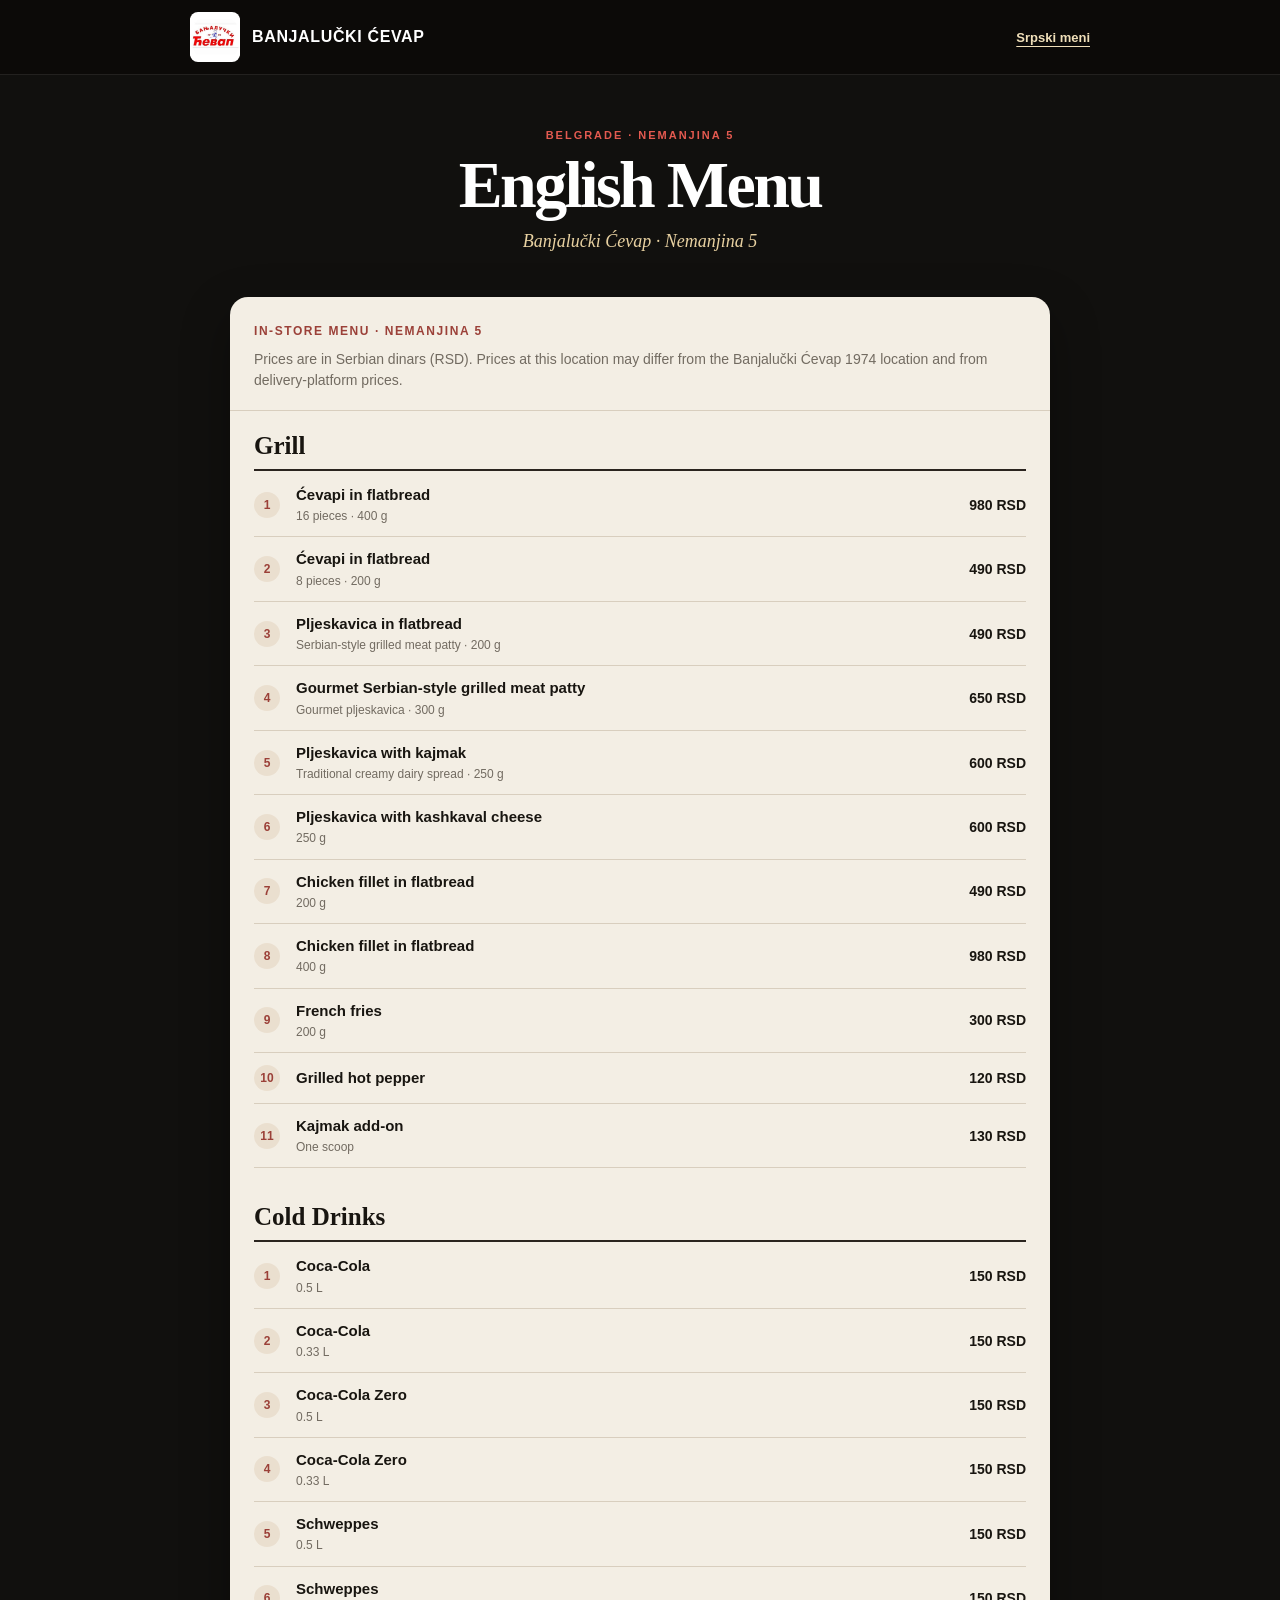
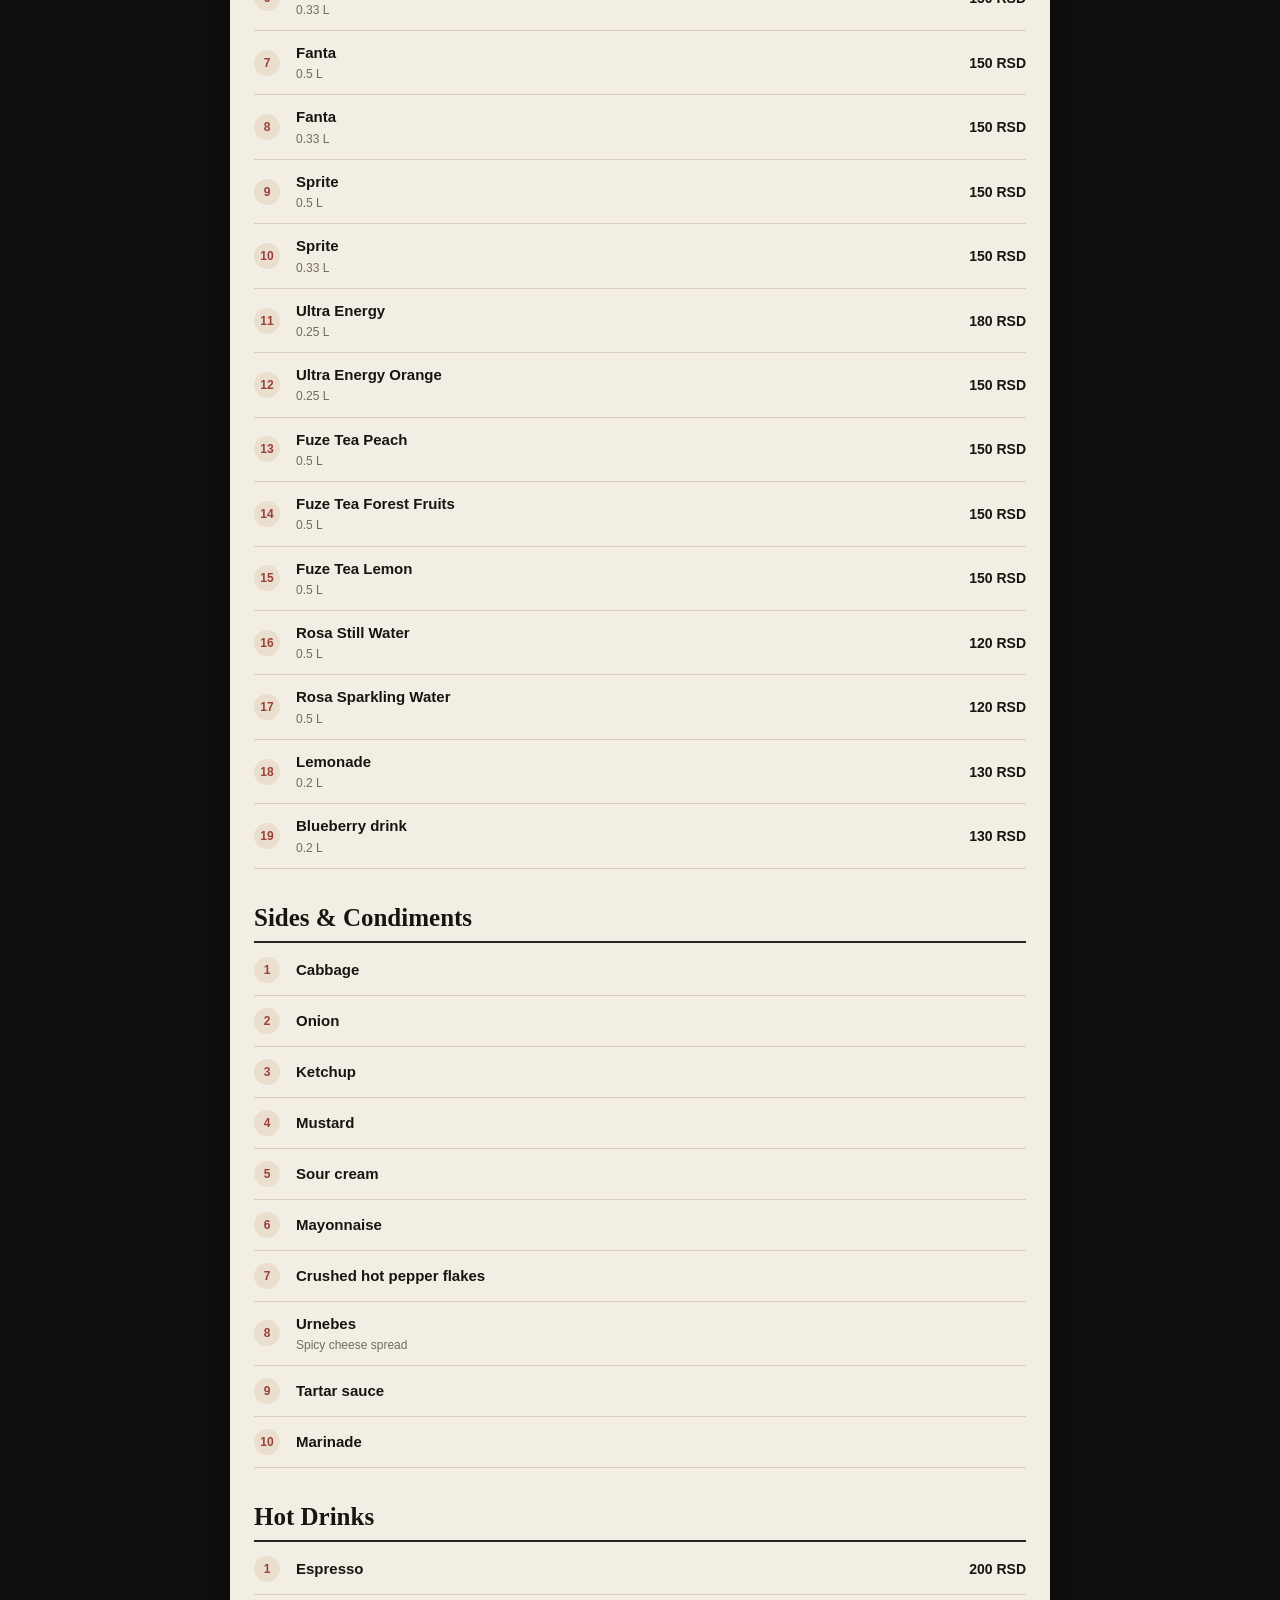
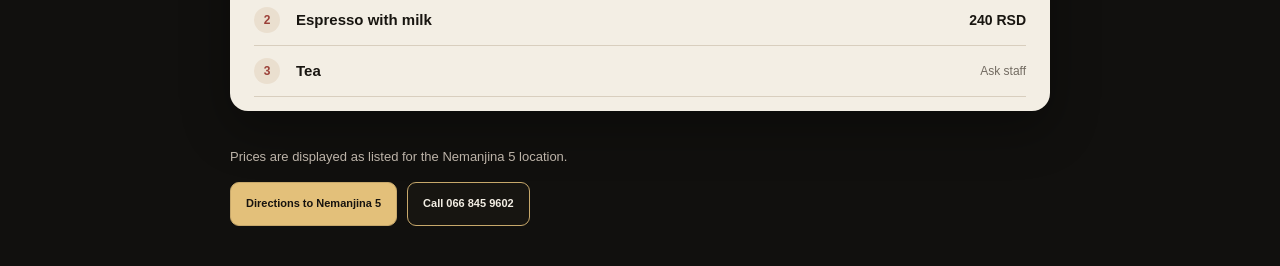
<file: nemanjina-5/en/index.html>
<!doctype html>
<html lang="en">
<head>
<meta charset="utf-8">
<meta name="viewport" content="width=device-width,initial-scale=1">
<meta name="theme-color" content="#11100e">
<title>English Menu | Banjalučki Ćevap Nemanjina 5, Belgrade</title>
<meta name="description" content="English menu and current in-store prices for Banjalučki Ćevap at Nemanjina 5, Belgrade. Prices in Serbian dinars (RSD).">
<link rel="canonical" href="https://www.banjalucki-cevap.rs/nemanjina-5/en/index.html">
<link rel="alternate" hreflang="en" href="https://www.banjalucki-cevap.rs/nemanjina-5/en/index.html">
<link rel="alternate" hreflang="sr" href="https://www.banjalucki-cevap.rs/nemanjina-5/">
<style>
:root{--dark:#11100e;--ink:#181510;--paper:#f3eee4;--muted:#726b61;--gold:#e3c07a;--line:#d8cebe;--red:#9b4038}
*{box-sizing:border-box}
body{margin:0;background:var(--dark);color:#fff;font-family:Arial,sans-serif}
a{color:inherit;text-decoration:none}
.top{border-bottom:1px solid #ffffff18;background:#0c0a08}
.top-inner{width:min(900px,calc(100% - 32px));min-height:74px;margin:auto;display:flex;align-items:center;justify-content:space-between;gap:16px}
.brand{display:flex;align-items:center;gap:12px;font-weight:900;letter-spacing:.04em}
.brand img{width:50px;height:50px;object-fit:contain;background:#fff;border-radius:8px}
.lang{color:#f0dfb9;font-size:13px;font-weight:800;text-decoration:underline;text-underline-offset:4px}
.hero{padding:54px 16px 42px;text-align:center}
.kicker{color:#e45a50;font-size:11px;font-weight:900;letter-spacing:.18em;text-transform:uppercase}
h1{font:900 clamp(38px,8vw,66px)/.98 Georgia,serif;letter-spacing:-.04em;margin:12px 0 10px}
.sub{color:#e8d1a1;font:italic 18px/1.5 Georgia,serif;margin:0 auto;max-width:650px}
.wrap{width:min(820px,calc(100% - 24px));margin:0 auto 36px;background:var(--paper);color:var(--ink);border-radius:18px;overflow:hidden;box-shadow:0 18px 50px #0005}
.menu-head{padding:24px 24px 18px;border-bottom:1px solid var(--line)}
.menu-head strong{font-size:12px;letter-spacing:.13em;color:var(--red);text-transform:uppercase}
.menu-head p{margin:10px 0 0;color:var(--muted);line-height:1.55;font-size:14px}
.category{padding:4px 24px 14px}
.category h2{font:800 25px Georgia,serif;border-bottom:2px solid #2a241e;padding:17px 0 9px;margin:0 0 2px}
.items{list-style:none;counter-reset:menuitem;margin:0;padding:0}
.items li{counter-increment:menuitem;display:grid;grid-template-columns:32px minmax(0,1fr) auto;align-items:center;gap:10px;padding:12px 0;border-bottom:1px solid var(--line)}
.number{width:26px;height:26px;border-radius:50%;display:grid;place-items:center;background:#eadfcf;color:var(--red);font-size:12px;font-weight:900}.number::before{content:counter(menuitem)}
.name{font-size:15px;font-weight:700;line-height:1.35}
.detail{display:block;margin-top:3px;color:var(--muted);font-size:12px;font-weight:400}
.price{white-space:nowrap;font-size:14px;font-weight:900}
.note{font-weight:500;color:var(--muted);font-size:12px}
.footer{width:min(820px,calc(100% - 32px));margin:0 auto;padding:0 0 40px;color:#bcb3a8;font-size:13px;line-height:1.6}
.footer-actions{display:flex;gap:10px;flex-wrap:wrap;margin-top:14px}
.btn{display:inline-flex;align-items:center;justify-content:center;padding:12px 15px;border:1px solid #c7a86b;border-radius:9px;font-size:11px;font-weight:900}
.btn.gold{background:var(--gold);color:#17130f}
.btn.dark{background:#171511;color:#f3eee4}
@media(max-width:520px){.top-inner{min-height:66px}.hero{padding:40px 16px 30px}.wrap{border-radius:12px}.menu-head,.category{padding-left:16px;padding-right:16px}.category h2{font-size:23px}.items li{grid-template-columns:28px minmax(0,1fr) auto;gap:8px;padding:11px 0}.items li::before{width:24px;height:24px}.name{font-size:14px}.price{font-size:13px}}
</style>
</head>
<body>
<header class="top"><div class="top-inner"><a class="brand" href="/nemanjina-5/" aria-label="Banjalučki Ćevap Nemanjina 5"><img src="/55806i-200x150.jpg" alt=""><span>BANJALUČKI ĆEVAP</span></a><a class="lang" href="/nemanjina-5/" lang="sr">Srpski meni</a></div></header>
<section class="hero"><div class="kicker">Belgrade · Nemanjina 5</div><h1>English Menu</h1><p class="sub">Banjalučki Ćevap · Nemanjina 5</p></section>
<main class="wrap">
<div class="menu-head"><strong>In-store menu · Nemanjina 5</strong><p>Prices are in Serbian dinars (RSD). Prices at this location may differ from the Banjalučki Ćevap 1974 location and from delivery-platform prices.</p></div>
<section class="category"><h2>Grill</h2><ol class="items">
<li><span class="number" aria-hidden="true"></span><span class="name">Ćevapi in flatbread<span class="detail">16 pieces · 400 g</span></span><span class="price">980 RSD</span></li>
<li><span class="number" aria-hidden="true"></span><span class="name">Ćevapi in flatbread<span class="detail">8 pieces · 200 g</span></span><span class="price">490 RSD</span></li>
<li><span class="number" aria-hidden="true"></span><span class="name">Pljeskavica in flatbread<span class="detail">Serbian-style grilled meat patty · 200 g</span></span><span class="price">490 RSD</span></li>
<li><span class="number" aria-hidden="true"></span><span class="name">Gourmet Serbian-style grilled meat patty<span class="detail">Gourmet pljeskavica · 300 g</span></span><span class="price">650 RSD</span></li>
<li><span class="number" aria-hidden="true"></span><span class="name">Pljeskavica with kajmak<span class="detail">Traditional creamy dairy spread · 250 g</span></span><span class="price">600 RSD</span></li>
<li><span class="number" aria-hidden="true"></span><span class="name">Pljeskavica with kashkaval cheese<span class="detail">250 g</span></span><span class="price">600 RSD</span></li>
<li><span class="number" aria-hidden="true"></span><span class="name">Chicken fillet in flatbread<span class="detail">200 g</span></span><span class="price">490 RSD</span></li>
<li><span class="number" aria-hidden="true"></span><span class="name">Chicken fillet in flatbread<span class="detail">400 g</span></span><span class="price">980 RSD</span></li>
<li><span class="number" aria-hidden="true"></span><span class="name">French fries<span class="detail">200 g</span></span><span class="price">300 RSD</span></li>
<li><span class="number" aria-hidden="true"></span><span class="name">Grilled hot pepper</span><span class="price">120 RSD</span></li>
<li><span class="number" aria-hidden="true"></span><span class="name">Kajmak add-on<span class="detail">One scoop</span></span><span class="price">130 RSD</span></li>
</ol></section>
<section class="category"><h2>Cold Drinks</h2><ol class="items">
<li><span class="number" aria-hidden="true"></span><span class="name">Coca-Cola<span class="detail">0.5 L</span></span><span class="price">150 RSD</span></li>
<li><span class="number" aria-hidden="true"></span><span class="name">Coca-Cola<span class="detail">0.33 L</span></span><span class="price">150 RSD</span></li>
<li><span class="number" aria-hidden="true"></span><span class="name">Coca-Cola Zero<span class="detail">0.5 L</span></span><span class="price">150 RSD</span></li>
<li><span class="number" aria-hidden="true"></span><span class="name">Coca-Cola Zero<span class="detail">0.33 L</span></span><span class="price">150 RSD</span></li>
<li><span class="number" aria-hidden="true"></span><span class="name">Schweppes<span class="detail">0.5 L</span></span><span class="price">150 RSD</span></li>
<li><span class="number" aria-hidden="true"></span><span class="name">Schweppes<span class="detail">0.33 L</span></span><span class="price">150 RSD</span></li>
<li><span class="number" aria-hidden="true"></span><span class="name">Fanta<span class="detail">0.5 L</span></span><span class="price">150 RSD</span></li>
<li><span class="number" aria-hidden="true"></span><span class="name">Fanta<span class="detail">0.33 L</span></span><span class="price">150 RSD</span></li>
<li><span class="number" aria-hidden="true"></span><span class="name">Sprite<span class="detail">0.5 L</span></span><span class="price">150 RSD</span></li>
<li><span class="number" aria-hidden="true"></span><span class="name">Sprite<span class="detail">0.33 L</span></span><span class="price">150 RSD</span></li>
<li><span class="number" aria-hidden="true"></span><span class="name">Ultra Energy<span class="detail">0.25 L</span></span><span class="price">180 RSD</span></li>
<li><span class="number" aria-hidden="true"></span><span class="name">Ultra Energy Orange<span class="detail">0.25 L</span></span><span class="price">150 RSD</span></li>
<li><span class="number" aria-hidden="true"></span><span class="name">Fuze Tea Peach<span class="detail">0.5 L</span></span><span class="price">150 RSD</span></li>
<li><span class="number" aria-hidden="true"></span><span class="name">Fuze Tea Forest Fruits<span class="detail">0.5 L</span></span><span class="price">150 RSD</span></li>
<li><span class="number" aria-hidden="true"></span><span class="name">Fuze Tea Lemon<span class="detail">0.5 L</span></span><span class="price">150 RSD</span></li>
<li><span class="number" aria-hidden="true"></span><span class="name">Rosa Still Water<span class="detail">0.5 L</span></span><span class="price">120 RSD</span></li>
<li><span class="number" aria-hidden="true"></span><span class="name">Rosa Sparkling Water<span class="detail">0.5 L</span></span><span class="price">120 RSD</span></li>
<li><span class="number" aria-hidden="true"></span><span class="name">Lemonade<span class="detail">0.2 L</span></span><span class="price">130 RSD</span></li>
<li><span class="number" aria-hidden="true"></span><span class="name">Blueberry drink<span class="detail">0.2 L</span></span><span class="price">130 RSD</span></li>
</ol></section>
<section class="category"><h2>Sides &amp; Condiments</h2><ol class="items">
<li><span class="number" aria-hidden="true"></span><span class="name">Cabbage</span><span class="price"></span></li>
<li><span class="number" aria-hidden="true"></span><span class="name">Onion</span><span class="price"></span></li>
<li><span class="number" aria-hidden="true"></span><span class="name">Ketchup</span><span class="price"></span></li>
<li><span class="number" aria-hidden="true"></span><span class="name">Mustard</span><span class="price"></span></li>
<li><span class="number" aria-hidden="true"></span><span class="name">Sour cream</span><span class="price"></span></li>
<li><span class="number" aria-hidden="true"></span><span class="name">Mayonnaise</span><span class="price"></span></li>
<li><span class="number" aria-hidden="true"></span><span class="name">Crushed hot pepper flakes</span><span class="price"></span></li>
<li><span class="number" aria-hidden="true"></span><span class="name">Urnebes <span class="detail">Spicy cheese spread</span></span><span class="price"></span></li>
<li><span class="number" aria-hidden="true"></span><span class="name">Tartar sauce</span><span class="price"></span></li>
<li><span class="number" aria-hidden="true"></span><span class="name">Marinade</span><span class="price"></span></li>
</ol></section>
<section class="category"><h2>Hot Drinks</h2><ol class="items">
<li><span class="number" aria-hidden="true"></span><span class="name">Espresso</span><span class="price">200 RSD</span></li>
<li><span class="number" aria-hidden="true"></span><span class="name">Espresso with milk</span><span class="price">240 RSD</span></li>
<li><span class="number" aria-hidden="true"></span><span class="name">Tea</span><span class="price note">Ask staff</span></li>
</ol></section>
</main>
<footer class="footer"><div>Prices are displayed as listed for the Nemanjina 5 location.</div><div class="footer-actions"><a class="btn gold" href="https://www.google.com/maps/dir/?api=1&amp;destination=Banjalu%C4%8Dki+%C4%87evap%2C+Nemanjina+5a%2C+Beograd&amp;destination_place_id=ChIJqyAIYAB7WkcRD796pO8E3ws" target="_blank" rel="noopener">Directions to Nemanjina 5</a><a class="btn dark" href="tel:+381668459602">Call 066 845 9602</a></div></footer>
</body>
</html>
</file>
<file: shared-header.css>
.site-header{position:fixed;inset:0 0 auto;z-index:70;background:linear-gradient(180deg,#0c0a08ee 0%,#0c0a08c8 72%,transparent 100%);backdrop-filter:blur(8px);-webkit-backdrop-filter:blur(8px);color:#fff}.site-header-inner{width:min(1160px,calc(100% - 40px));height:78px;margin:auto;display:flex;align-items:center;gap:20px}.site-logo-link{display:block;flex:0 0 auto}.site-logo{display:block;width:auto;height:48px;background:#fff;border-radius:8px}.site-desktop-nav{display:flex;gap:18px;margin-left:auto;font-size:12px;font-weight:800}.site-desktop-nav a{color:#fff;text-decoration:none;opacity:.84}.site-phone{background:#1b1814cc;border:1px solid #cfb06e;color:#ead8b0;padding:11px 15px;border-radius:999px;font-weight:900;font-size:12px;text-decoration:none}.site-hamburger{display:none;width:44px;height:44px;border:1px solid #cfb06e;border-radius:50%;background:#17130fd9;color:#ead8b0;align-items:center;justify-content:center;cursor:pointer}.site-hamburger span,.site-hamburger span:before,.site-hamburger span:after{display:block;width:18px;height:2px;background:currentColor;position:relative;border-radius:2px}.site-hamburger span:before,.site-hamburger span:after{content:"";position:absolute;left:0}.site-hamburger span:before{top:-6px}.site-hamburger span:after{top:6px}.site-mobile-menu{display:none;position:fixed;z-index:69;top:62px;left:0;right:0;background:#11100ef8;border-top:1px solid #ffffff12;border-bottom:1px solid #3b3328;padding:12px 15px 18px;box-shadow:0 18px 35px #0008}.site-mobile-menu.open{display:grid}.site-mobile-menu a{color:#fff;text-decoration:none;padding:13px 8px;border-bottom:1px solid #ffffff12;font-weight:800;font-size:13px}.site-mobile-menu a:last-child{border-bottom:0}@media(max-width:760px){.site-header-inner{width:min(100% - 30px,1160px);height:66px}.site-logo{height:50px}.site-desktop-nav{display:none}.site-phone{margin-left:auto;font-size:10px;padding:9px 11px}.site-hamburger{display:flex}.site-mobile-menu{top:66px}}
</file>
